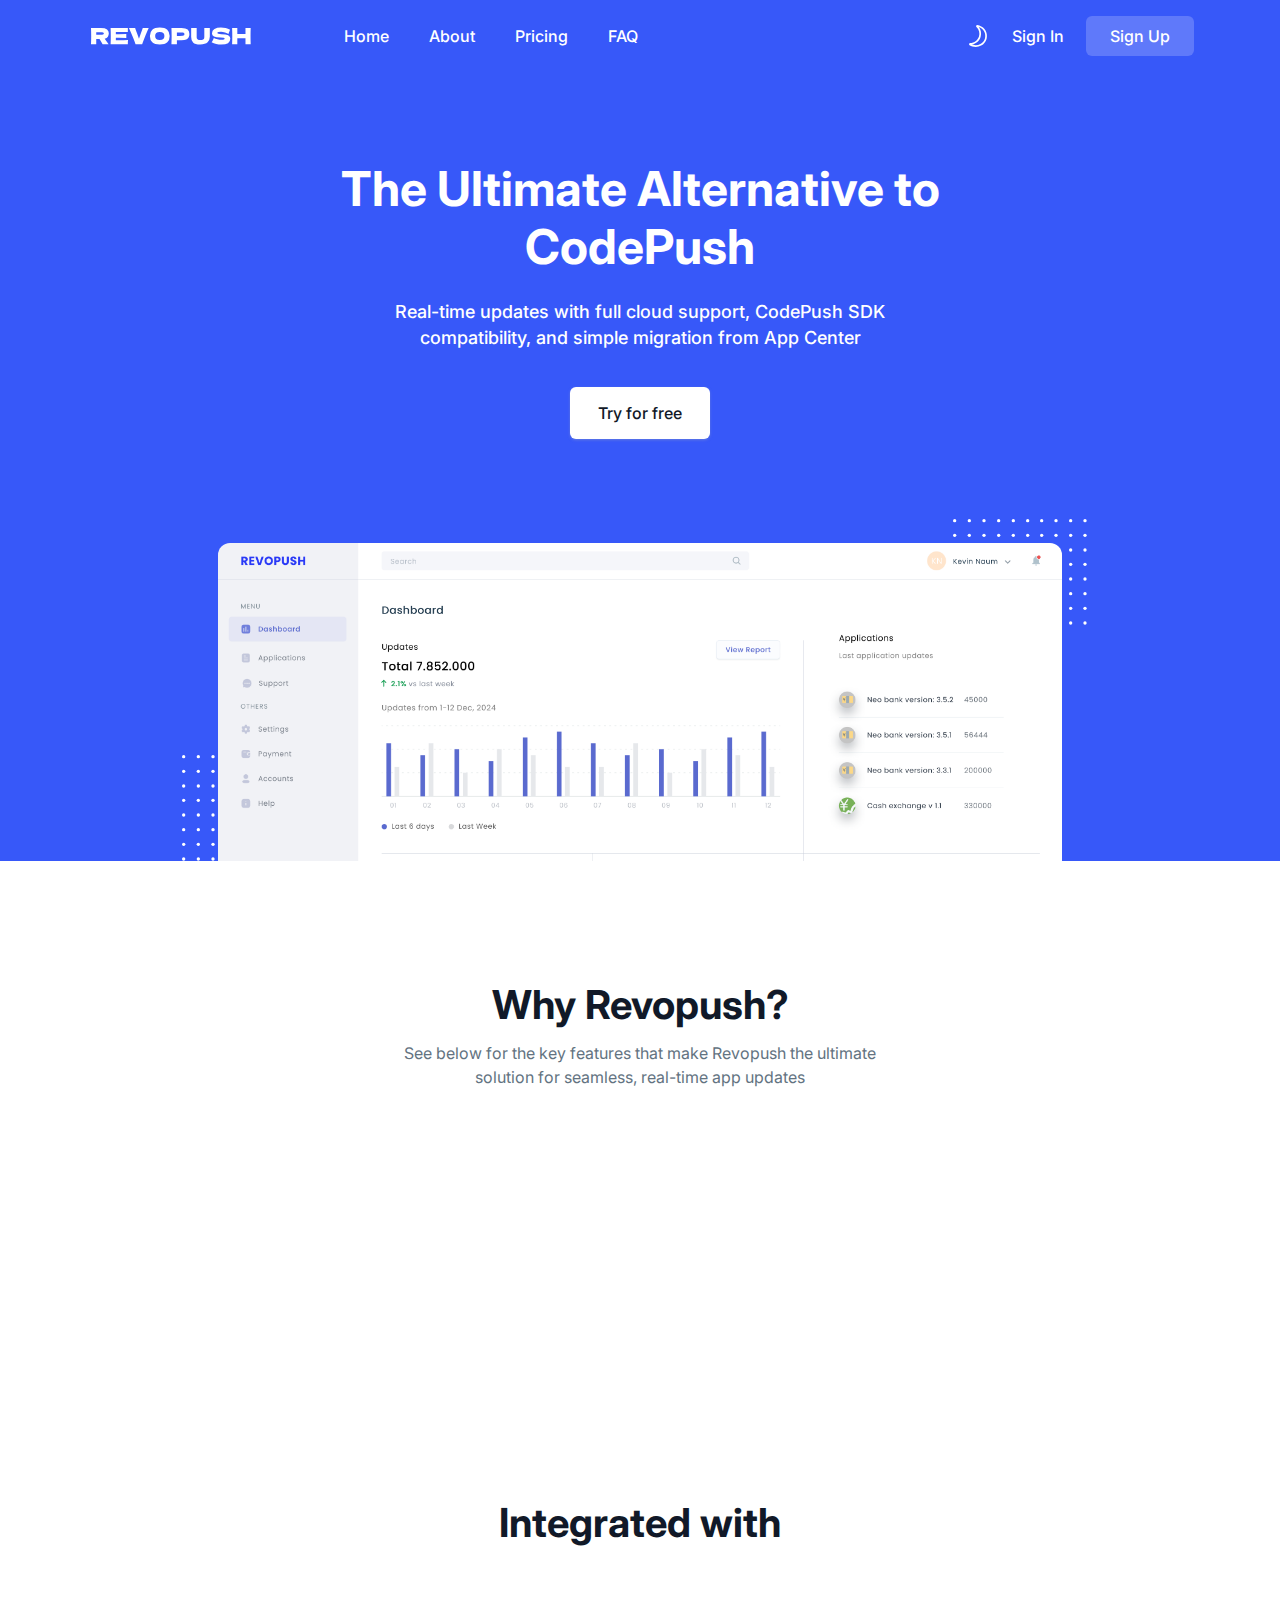
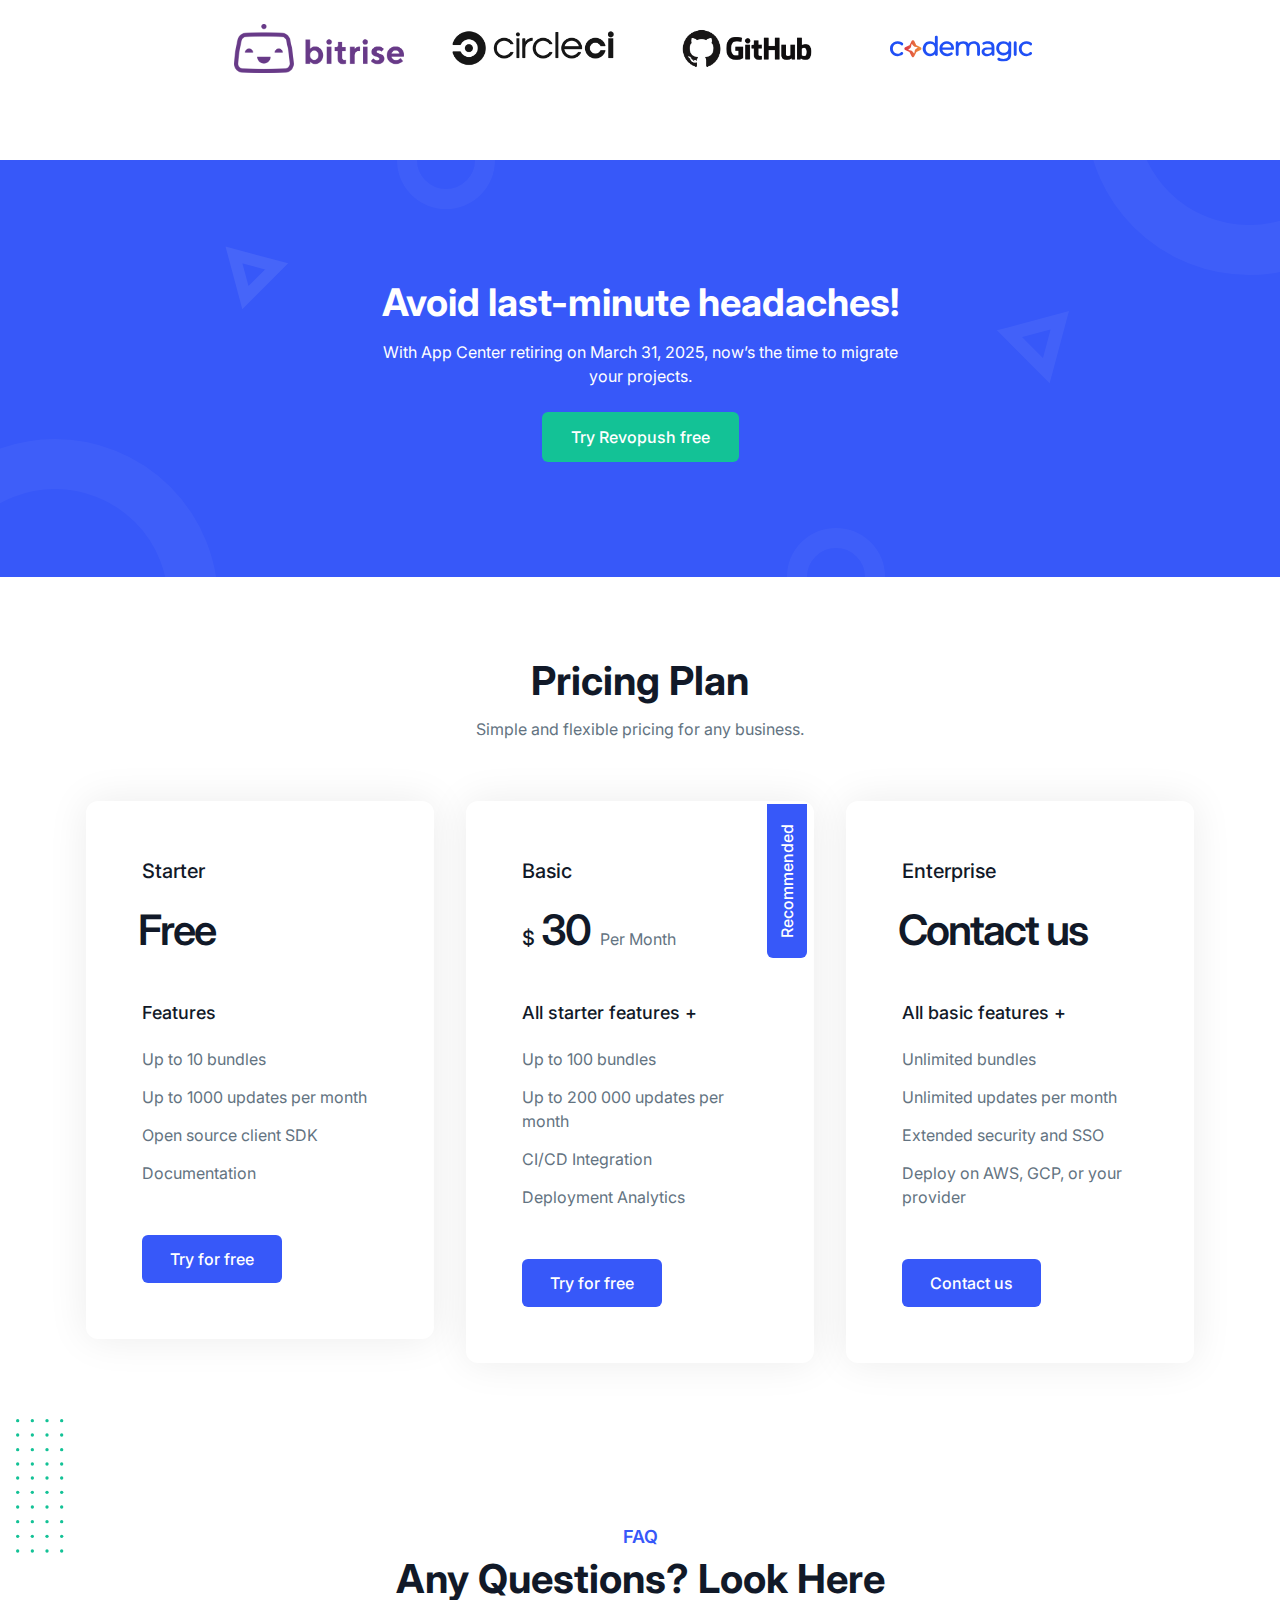
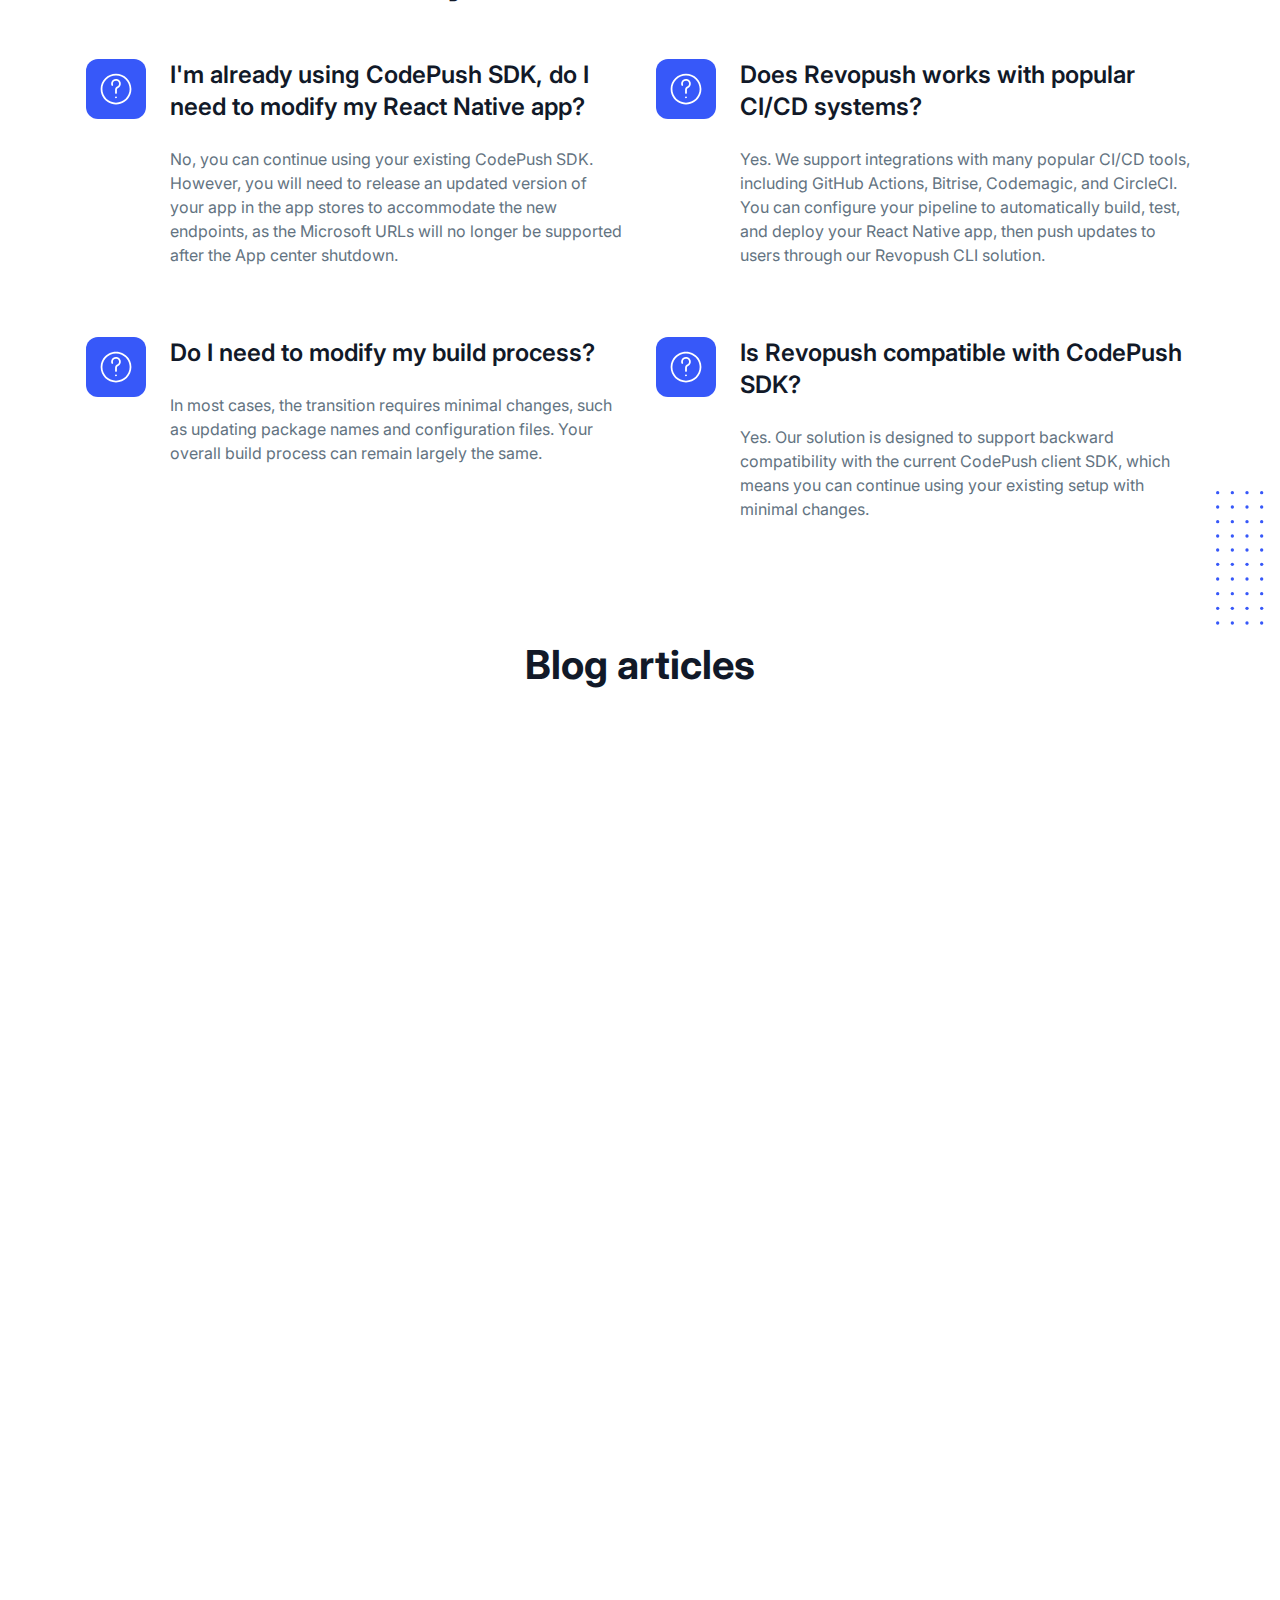
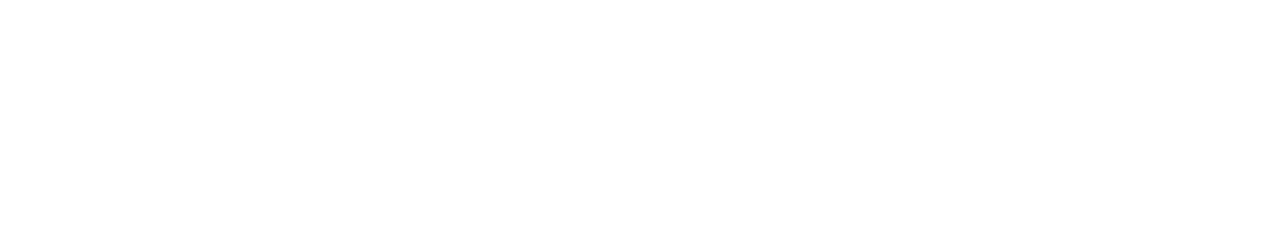
<file: index.html>
<!DOCTYPE html>
<html lang="en" class="scroll-smooth">
  <head>
    <meta charset="UTF-8" />
    <meta http-equiv="X-UA-Compatible" content="IE=edge" />
    <meta name="viewport" content="width=device-width, initial-scale=1.0" />
    <title>
      Revopush | Cloud Alternative to App Center CodePush
    </title>
    <meta name="description" content="React Native app updates with real-time, over-the-air (OTA) deployments. Fully compatible with App Center CodePush, our SaaS solution is the perfect alternative, ensuring instant updates, quick security patches, and seamless user experiences—no delays, no friction.">
    <meta property="og:title" content="Revopush | Cloud Alternative to App Center CodePush">
    <meta property="og:site_name" content=Revopush>
    <meta property="og:url" content=https://revopush.org/>
    <meta property="og:description" content="React Native app updates with real-time, over-the-air (OTA) deployments. Fully compatible with App Center CodePush, our SaaS solution is the perfect alternative, ensuring instant updates, quick security patches, and seamless user experiences—no delays, no friction.">
    <meta property="og:type" content=website>
    <meta property="og:image" content="">
    <link
      rel="shortcut icon"
      href="assets/images/favicon.png"
      type="image/x-icon"
    />
    <link rel="stylesheet" href="assets/css/swiper-bundle.min.css" />
    <link rel="stylesheet" href="assets/css/animate.css" />
    <link rel="stylesheet" href="assets/css/tailwind.css" />

    <!-- ==== WOW JS ==== -->
    <script src="assets/js/wow.min.js"></script>
    <script>
      new WOW().init();
    </script>
    <script async src="https://www.googletagmanager.com/gtag/js?id=AW-11497466208"></script>
    <script>
        window.dataLayer = window.dataLayer || [];
        function gtag(){dataLayer.push(arguments);}
        gtag('js', new Date());

        gtag('config', 'AW-11497466208');
    </script>
  </head>

  <body>
    <!-- ====== Navbar Section Start -->
    <div
      class="ud-header absolute left-0 top-0 z-40 flex w-full items-center bg-transparent"
    >
      <div class="container">
        <div class="relative -mx-4 flex items-center justify-between">
          <div class="w-60 max-w-full px-4">
            <a href="index.html" class="navbar-logo block w-full py-5">
              <img
                src="assets/images/logo/logo-white-1.svg"
                alt="logo"
                class="header-logo w-full"
              />
            </a>
          </div>
          <div class="flex w-full items-center justify-between px-4">
            <div>
              <button
                id="navbarToggler"
                class="absolute right-4 top-1/2 block -translate-y-1/2 rounded-lg px-3 py-[6px] ring-primary focus:ring-2 lg:hidden"
              >
                <span
                  class="relative my-[6px] block h-[2px] w-[30px] bg-white"
                ></span>
                <span
                  class="relative my-[6px] block h-[2px] w-[30px] bg-white"
                ></span>
                <span
                  class="relative my-[6px] block h-[2px] w-[30px] bg-white"
                ></span>
              </button>
              <nav
                id="navbarCollapse"
                class="absolute right-4 top-full hidden w-full max-w-[250px] rounded-lg bg-white py-5 shadow-lg dark:bg-dark-2 lg:static lg:block lg:w-full lg:max-w-full lg:bg-transparent lg:px-4 lg:py-0 lg:shadow-none dark:lg:bg-transparent xl:px-6"
              >
                <ul class="blcok lg:flex 2xl:ml-20">
                  <li class="group relative">
                    <a
                      href="#home"
                      class="ud-menu-scroll mx-8 flex py-2 text-base font-medium text-dark group-hover:text-primary dark:text-white lg:mr-0 lg:inline-flex lg:px-0 lg:py-6 lg:text-white lg:group-hover:text-white lg:group-hover:opacity-70"
                    >
                      Home
                    </a>
                  </li>
                  <li class="group relative">
                    <a
                      href="#about"
                      class="ud-menu-scroll mx-8 flex py-2 text-base font-medium text-dark group-hover:text-primary dark:text-white lg:ml-7 lg:mr-0 lg:inline-flex lg:px-0 lg:py-6 lg:text-white lg:group-hover:text-white lg:group-hover:opacity-70 xl:ml-10"
                    >
                      About
                    </a>
                  </li>
                  <li class="group relative">
                    <a
                      href="#pricing"
                      class="ud-menu-scroll mx-8 flex py-2 text-base font-medium text-dark group-hover:text-primary dark:text-white lg:ml-7 lg:mr-0 lg:inline-flex lg:px-0 lg:py-6 lg:text-white lg:group-hover:text-white lg:group-hover:opacity-70 xl:ml-10"
                    >
                      Pricing
                    </a>
                  </li>
<!--                  <li class="group relative">-->
<!--                    <a-->
<!--                      href="#team"-->
<!--                      class="ud-menu-scroll mx-8 flex py-2 text-base font-medium text-dark group-hover:text-primary dark:text-white lg:ml-7 lg:mr-0 lg:inline-flex lg:px-0 lg:py-6 lg:text-white lg:group-hover:text-white lg:group-hover:opacity-70 xl:ml-10"-->
<!--                    >-->
<!--                      Team-->
<!--                    </a>-->
<!--                  </li>-->
                  <li class="group relative">
                    <a
                      href="#faq"
                      class="ud-menu-scroll mx-8 flex py-2 text-base font-medium text-dark group-hover:text-primary dark:text-white lg:ml-7 lg:mr-0 lg:inline-flex lg:px-0 lg:py-6 lg:text-white lg:group-hover:text-white lg:group-hover:opacity-70 xl:ml-10"
                    >
                      FAQ
                    </a>
                  </li>
                </ul>
              </nav>
            </div>
            <div class="flex items-center justify-end pr-16 lg:pr-0">
              <label
                for="themeSwitcher"
                class="inline-flex cursor-pointer items-center"
                aria-label="themeSwitcher"
                name="themeSwitcher"
              >
                <input
                  type="checkbox"
                  name="themeSwitcher"
                  id="themeSwitcher"
                  class="sr-only"
                />
                <span class="block text-white dark:hidden">
                  <svg
                    class="fill-current"
                    width="24"
                    height="24"
                    viewBox="0 0 24 24"
                    fill="none"
                    xmlns="http://www.w3.org/2000/svg"
                  >
                    <path
                      d="M13.3125 1.50001C12.675 1.31251 12.0375 1.16251 11.3625 1.05001C10.875 0.975006 10.35 1.23751 10.1625 1.68751C9.93751 2.13751 10.05 2.70001 10.425 3.00001C13.0875 5.47501 14.0625 9.11251 12.975 12.525C11.775 16.3125 8.25001 18.975 4.16251 19.0875C3.63751 19.0875 3.22501 19.425 3.07501 19.9125C2.92501 20.4 3.15001 20.925 3.56251 21.1875C4.50001 21.75 5.43751 22.2 6.37501 22.5C7.46251 22.8375 8.58751 22.9875 9.71251 22.9875C11.625 22.9875 13.5 22.5 15.1875 21.5625C17.85 20.1 19.725 17.7375 20.55 14.8875C22.1625 9.26251 18.975 3.37501 13.3125 1.50001ZM18.9375 14.4C18.2625 16.8375 16.6125 18.825 14.4 20.0625C12.075 21.3375 9.41251 21.6 6.90001 20.85C6.63751 20.775 6.33751 20.6625 6.07501 20.55C10.05 19.7625 13.35 16.9125 14.5875 13.0125C15.675 9.56251 15 5.92501 12.7875 3.07501C17.5875 4.68751 20.2875 9.67501 18.9375 14.4Z"
                    />
                  </svg>
                </span>
                <span class="hidden text-white dark:block">
                  <svg
                    class="fill-current"
                    width="24"
                    height="24"
                    viewBox="0 0 24 24"
                    fill="none"
                    xmlns="http://www.w3.org/2000/svg"
                  >
                    <g clip-path="url(#clip0_2172_3070)">
                      <path
                        d="M12 6.89999C9.18752 6.89999 6.90002 9.18749 6.90002 12C6.90002 14.8125 9.18752 17.1 12 17.1C14.8125 17.1 17.1 14.8125 17.1 12C17.1 9.18749 14.8125 6.89999 12 6.89999ZM12 15.4125C10.125 15.4125 8.58752 13.875 8.58752 12C8.58752 10.125 10.125 8.58749 12 8.58749C13.875 8.58749 15.4125 10.125 15.4125 12C15.4125 13.875 13.875 15.4125 12 15.4125Z"
                      />
                      <path
                        d="M12 4.2375C12.45 4.2375 12.8625 3.8625 12.8625 3.375V1.5C12.8625 1.05 12.4875 0.637497 12 0.637497C11.55 0.637497 11.1375 1.0125 11.1375 1.5V3.4125C11.175 3.8625 11.55 4.2375 12 4.2375Z"
                      />
                      <path
                        d="M12 19.7625C11.55 19.7625 11.1375 20.1375 11.1375 20.625V22.5C11.1375 22.95 11.5125 23.3625 12 23.3625C12.45 23.3625 12.8625 22.9875 12.8625 22.5V20.5875C12.8625 20.1375 12.45 19.7625 12 19.7625Z"
                      />
                      <path
                        d="M18.1125 6.74999C18.3375 6.74999 18.5625 6.67499 18.7125 6.48749L19.9125 5.28749C20.25 4.94999 20.25 4.42499 19.9125 4.08749C19.575 3.74999 19.05 3.74999 18.7125 4.08749L17.5125 5.28749C17.175 5.62499 17.175 6.14999 17.5125 6.48749C17.6625 6.67499 17.8875 6.74999 18.1125 6.74999Z"
                      />
                      <path
                        d="M5.32501 17.5125L4.12501 18.675C3.78751 19.0125 3.78751 19.5375 4.12501 19.875C4.27501 20.025 4.50001 20.1375 4.72501 20.1375C4.95001 20.1375 5.17501 20.0625 5.32501 19.875L6.52501 18.675C6.86251 18.3375 6.86251 17.8125 6.52501 17.475C6.18751 17.175 5.62501 17.175 5.32501 17.5125Z"
                      />
                      <path
                        d="M22.5 11.175H20.5875C20.1375 11.175 19.725 11.55 19.725 12.0375C19.725 12.4875 20.1 12.9 20.5875 12.9H22.5C22.95 12.9 23.3625 12.525 23.3625 12.0375C23.3625 11.55 22.95 11.175 22.5 11.175Z"
                      />
                      <path
                        d="M4.23751 12C4.23751 11.55 3.86251 11.1375 3.37501 11.1375H1.50001C1.05001 11.1375 0.637512 11.5125 0.637512 12C0.637512 12.45 1.01251 12.8625 1.50001 12.8625H3.41251C3.86251 12.8625 4.23751 12.45 4.23751 12Z"
                      />
                      <path
                        d="M18.675 17.5125C18.3375 17.175 17.8125 17.175 17.475 17.5125C17.1375 17.85 17.1375 18.375 17.475 18.7125L18.675 19.9125C18.825 20.0625 19.05 20.175 19.275 20.175C19.5 20.175 19.725 20.1 19.875 19.9125C20.2125 19.575 20.2125 19.05 19.875 18.7125L18.675 17.5125Z"
                      />
                      <path
                        d="M5.32501 4.125C4.98751 3.7875 4.46251 3.7875 4.12501 4.125C3.78751 4.4625 3.78751 4.9875 4.12501 5.325L5.32501 6.525C5.47501 6.675 5.70001 6.7875 5.92501 6.7875C6.15001 6.7875 6.37501 6.7125 6.52501 6.525C6.86251 6.1875 6.86251 5.6625 6.52501 5.325L5.32501 4.125Z"
                      />
                    </g>
                    <defs>
                      <clipPath id="clip0_2172_3070">
                        <rect width="24" height="24" fill="white" />
                      </clipPath>
                    </defs>
                  </svg>
                </span>
              </label>
              <div class="hidden sm:flex">
                <a
                  href="#"
                  class="loginBtn px-[22px] py-2 text-base font-medium text-white hover:opacity-70"
                >
                  Sign In
                </a>
                <a
                  href="#"
                  class="signUpBtn rounded-md bg-white bg-opacity-20 px-6 py-2 text-base font-medium text-white duration-300 ease-in-out hover:bg-opacity-100 hover:text-dark"
                >
                  Sign Up
                </a>
              </div>
            </div>
          </div>
        </div>
      </div>
    </div>
    <!-- ====== Navbar Section End -->

    <!-- ====== Hero Section Start -->
    <div
      id="home"
      class="relative overflow-hidden bg-primary pt-[120px] md:pt-[130px] lg:pt-[160px]"
    >
      <div class="container">
        <div class="-mx-4 flex flex-wrap items-center">
          <div class="w-full px-4">
            <div
              class="hero-content wow fadeInUp mx-auto max-w-[780px] text-center"
              data-wow-delay=".2s"
            >
              <h1
                class="mb-6 text-3xl font-bold leading-snug text-white sm:text-4xl sm:leading-snug lg:text-5xl lg:leading-[1.2]"
              >
                The Ultimate Alternative to CodePush
              </h1>
              <p
                class="mx-auto mb-9 max-w-[600px] text-base font-medium text-white sm:text-lg sm:leading-[1.44]"
              >
                Real-time updates with full cloud support, CodePush SDK compatibility, and simple migration from App Center
              </p>
              <ul
                class="mb-10 flex flex-wrap items-center justify-center gap-5"
              >
                <li>
                  <a
                    href="/pricing.html"
                    class="inline-flex items-center justify-center rounded-md bg-white px-7 py-[14px] text-center text-base font-medium text-dark shadow-1 transition duration-300 ease-in-out hover:bg-gray-2 hover:text-body-color"
                  >
                    Try for free
                  </a>
                </li>
              </ul>
            </div>
          </div>

          <div class="w-full px-4">
            <div
              class="wow fadeInUp relative z-10 mx-auto max-w-[845px]"
              data-wow-delay=".25s"
            >
              <div class="mt-16">
                <img
                  src="assets/images/hero/hero-image.png"
                  alt="hero"
                  class="mx-auto max-w-full rounded-t-xl rounded-tr-xl"
                />
              </div>
              <div class="absolute -left-9 bottom-0 z-[-1]">
                <svg
                  width="134"
                  height="106"
                  viewBox="0 0 134 106"
                  fill="none"
                  xmlns="http://www.w3.org/2000/svg"
                >
                  <circle
                    cx="1.66667"
                    cy="104"
                    r="1.66667"
                    transform="rotate(-90 1.66667 104)"
                    fill="white"
                  />
                  <circle
                    cx="16.3333"
                    cy="104"
                    r="1.66667"
                    transform="rotate(-90 16.3333 104)"
                    fill="white"
                  />
                  <circle
                    cx="31"
                    cy="104"
                    r="1.66667"
                    transform="rotate(-90 31 104)"
                    fill="white"
                  />
                  <circle
                    cx="45.6667"
                    cy="104"
                    r="1.66667"
                    transform="rotate(-90 45.6667 104)"
                    fill="white"
                  />
                  <circle
                    cx="60.3333"
                    cy="104"
                    r="1.66667"
                    transform="rotate(-90 60.3333 104)"
                    fill="white"
                  />
                  <circle
                    cx="88.6667"
                    cy="104"
                    r="1.66667"
                    transform="rotate(-90 88.6667 104)"
                    fill="white"
                  />
                  <circle
                    cx="117.667"
                    cy="104"
                    r="1.66667"
                    transform="rotate(-90 117.667 104)"
                    fill="white"
                  />
                  <circle
                    cx="74.6667"
                    cy="104"
                    r="1.66667"
                    transform="rotate(-90 74.6667 104)"
                    fill="white"
                  />
                  <circle
                    cx="103"
                    cy="104"
                    r="1.66667"
                    transform="rotate(-90 103 104)"
                    fill="white"
                  />
                  <circle
                    cx="132"
                    cy="104"
                    r="1.66667"
                    transform="rotate(-90 132 104)"
                    fill="white"
                  />
                  <circle
                    cx="1.66667"
                    cy="89.3333"
                    r="1.66667"
                    transform="rotate(-90 1.66667 89.3333)"
                    fill="white"
                  />
                  <circle
                    cx="16.3333"
                    cy="89.3333"
                    r="1.66667"
                    transform="rotate(-90 16.3333 89.3333)"
                    fill="white"
                  />
                  <circle
                    cx="31"
                    cy="89.3333"
                    r="1.66667"
                    transform="rotate(-90 31 89.3333)"
                    fill="white"
                  />
                  <circle
                    cx="45.6667"
                    cy="89.3333"
                    r="1.66667"
                    transform="rotate(-90 45.6667 89.3333)"
                    fill="white"
                  />
                  <circle
                    cx="60.3333"
                    cy="89.3338"
                    r="1.66667"
                    transform="rotate(-90 60.3333 89.3338)"
                    fill="white"
                  />
                  <circle
                    cx="88.6667"
                    cy="89.3338"
                    r="1.66667"
                    transform="rotate(-90 88.6667 89.3338)"
                    fill="white"
                  />
                  <circle
                    cx="117.667"
                    cy="89.3338"
                    r="1.66667"
                    transform="rotate(-90 117.667 89.3338)"
                    fill="white"
                  />
                  <circle
                    cx="74.6667"
                    cy="89.3338"
                    r="1.66667"
                    transform="rotate(-90 74.6667 89.3338)"
                    fill="white"
                  />
                  <circle
                    cx="103"
                    cy="89.3338"
                    r="1.66667"
                    transform="rotate(-90 103 89.3338)"
                    fill="white"
                  />
                  <circle
                    cx="132"
                    cy="89.3338"
                    r="1.66667"
                    transform="rotate(-90 132 89.3338)"
                    fill="white"
                  />
                  <circle
                    cx="1.66667"
                    cy="74.6673"
                    r="1.66667"
                    transform="rotate(-90 1.66667 74.6673)"
                    fill="white"
                  />
                  <circle
                    cx="1.66667"
                    cy="31.0003"
                    r="1.66667"
                    transform="rotate(-90 1.66667 31.0003)"
                    fill="white"
                  />
                  <circle
                    cx="16.3333"
                    cy="74.6668"
                    r="1.66667"
                    transform="rotate(-90 16.3333 74.6668)"
                    fill="white"
                  />
                  <circle
                    cx="16.3333"
                    cy="31.0003"
                    r="1.66667"
                    transform="rotate(-90 16.3333 31.0003)"
                    fill="white"
                  />
                  <circle
                    cx="31"
                    cy="74.6668"
                    r="1.66667"
                    transform="rotate(-90 31 74.6668)"
                    fill="white"
                  />
                  <circle
                    cx="31"
                    cy="31.0003"
                    r="1.66667"
                    transform="rotate(-90 31 31.0003)"
                    fill="white"
                  />
                  <circle
                    cx="45.6667"
                    cy="74.6668"
                    r="1.66667"
                    transform="rotate(-90 45.6667 74.6668)"
                    fill="white"
                  />
                  <circle
                    cx="45.6667"
                    cy="31.0003"
                    r="1.66667"
                    transform="rotate(-90 45.6667 31.0003)"
                    fill="white"
                  />
                  <circle
                    cx="60.3333"
                    cy="74.6668"
                    r="1.66667"
                    transform="rotate(-90 60.3333 74.6668)"
                    fill="white"
                  />
                  <circle
                    cx="60.3333"
                    cy="31.0001"
                    r="1.66667"
                    transform="rotate(-90 60.3333 31.0001)"
                    fill="white"
                  />
                  <circle
                    cx="88.6667"
                    cy="74.6668"
                    r="1.66667"
                    transform="rotate(-90 88.6667 74.6668)"
                    fill="white"
                  />
                  <circle
                    cx="88.6667"
                    cy="31.0001"
                    r="1.66667"
                    transform="rotate(-90 88.6667 31.0001)"
                    fill="white"
                  />
                  <circle
                    cx="117.667"
                    cy="74.6668"
                    r="1.66667"
                    transform="rotate(-90 117.667 74.6668)"
                    fill="white"
                  />
                  <circle
                    cx="117.667"
                    cy="31.0001"
                    r="1.66667"
                    transform="rotate(-90 117.667 31.0001)"
                    fill="white"
                  />
                  <circle
                    cx="74.6667"
                    cy="74.6668"
                    r="1.66667"
                    transform="rotate(-90 74.6667 74.6668)"
                    fill="white"
                  />
                  <circle
                    cx="74.6667"
                    cy="31.0001"
                    r="1.66667"
                    transform="rotate(-90 74.6667 31.0001)"
                    fill="white"
                  />
                  <circle
                    cx="103"
                    cy="74.6668"
                    r="1.66667"
                    transform="rotate(-90 103 74.6668)"
                    fill="white"
                  />
                  <circle
                    cx="103"
                    cy="31.0001"
                    r="1.66667"
                    transform="rotate(-90 103 31.0001)"
                    fill="white"
                  />
                  <circle
                    cx="132"
                    cy="74.6668"
                    r="1.66667"
                    transform="rotate(-90 132 74.6668)"
                    fill="white"
                  />
                  <circle
                    cx="132"
                    cy="31.0001"
                    r="1.66667"
                    transform="rotate(-90 132 31.0001)"
                    fill="white"
                  />
                  <circle
                    cx="1.66667"
                    cy="60.0003"
                    r="1.66667"
                    transform="rotate(-90 1.66667 60.0003)"
                    fill="white"
                  />
                  <circle
                    cx="1.66667"
                    cy="16.3336"
                    r="1.66667"
                    transform="rotate(-90 1.66667 16.3336)"
                    fill="white"
                  />
                  <circle
                    cx="16.3333"
                    cy="60.0003"
                    r="1.66667"
                    transform="rotate(-90 16.3333 60.0003)"
                    fill="white"
                  />
                  <circle
                    cx="16.3333"
                    cy="16.3336"
                    r="1.66667"
                    transform="rotate(-90 16.3333 16.3336)"
                    fill="white"
                  />
                  <circle
                    cx="31"
                    cy="60.0003"
                    r="1.66667"
                    transform="rotate(-90 31 60.0003)"
                    fill="white"
                  />
                  <circle
                    cx="31"
                    cy="16.3336"
                    r="1.66667"
                    transform="rotate(-90 31 16.3336)"
                    fill="white"
                  />
                  <circle
                    cx="45.6667"
                    cy="60.0003"
                    r="1.66667"
                    transform="rotate(-90 45.6667 60.0003)"
                    fill="white"
                  />
                  <circle
                    cx="45.6667"
                    cy="16.3336"
                    r="1.66667"
                    transform="rotate(-90 45.6667 16.3336)"
                    fill="white"
                  />
                  <circle
                    cx="60.3333"
                    cy="60.0003"
                    r="1.66667"
                    transform="rotate(-90 60.3333 60.0003)"
                    fill="white"
                  />
                  <circle
                    cx="60.3333"
                    cy="16.3336"
                    r="1.66667"
                    transform="rotate(-90 60.3333 16.3336)"
                    fill="white"
                  />
                  <circle
                    cx="88.6667"
                    cy="60.0003"
                    r="1.66667"
                    transform="rotate(-90 88.6667 60.0003)"
                    fill="white"
                  />
                  <circle
                    cx="88.6667"
                    cy="16.3336"
                    r="1.66667"
                    transform="rotate(-90 88.6667 16.3336)"
                    fill="white"
                  />
                  <circle
                    cx="117.667"
                    cy="60.0003"
                    r="1.66667"
                    transform="rotate(-90 117.667 60.0003)"
                    fill="white"
                  />
                  <circle
                    cx="117.667"
                    cy="16.3336"
                    r="1.66667"
                    transform="rotate(-90 117.667 16.3336)"
                    fill="white"
                  />
                  <circle
                    cx="74.6667"
                    cy="60.0003"
                    r="1.66667"
                    transform="rotate(-90 74.6667 60.0003)"
                    fill="white"
                  />
                  <circle
                    cx="74.6667"
                    cy="16.3336"
                    r="1.66667"
                    transform="rotate(-90 74.6667 16.3336)"
                    fill="white"
                  />
                  <circle
                    cx="103"
                    cy="60.0003"
                    r="1.66667"
                    transform="rotate(-90 103 60.0003)"
                    fill="white"
                  />
                  <circle
                    cx="103"
                    cy="16.3336"
                    r="1.66667"
                    transform="rotate(-90 103 16.3336)"
                    fill="white"
                  />
                  <circle
                    cx="132"
                    cy="60.0003"
                    r="1.66667"
                    transform="rotate(-90 132 60.0003)"
                    fill="white"
                  />
                  <circle
                    cx="132"
                    cy="16.3336"
                    r="1.66667"
                    transform="rotate(-90 132 16.3336)"
                    fill="white"
                  />
                  <circle
                    cx="1.66667"
                    cy="45.3336"
                    r="1.66667"
                    transform="rotate(-90 1.66667 45.3336)"
                    fill="white"
                  />
                  <circle
                    cx="1.66667"
                    cy="1.66683"
                    r="1.66667"
                    transform="rotate(-90 1.66667 1.66683)"
                    fill="white"
                  />
                  <circle
                    cx="16.3333"
                    cy="45.3336"
                    r="1.66667"
                    transform="rotate(-90 16.3333 45.3336)"
                    fill="white"
                  />
                  <circle
                    cx="16.3333"
                    cy="1.66683"
                    r="1.66667"
                    transform="rotate(-90 16.3333 1.66683)"
                    fill="white"
                  />
                  <circle
                    cx="31"
                    cy="45.3336"
                    r="1.66667"
                    transform="rotate(-90 31 45.3336)"
                    fill="white"
                  />
                  <circle
                    cx="31"
                    cy="1.66683"
                    r="1.66667"
                    transform="rotate(-90 31 1.66683)"
                    fill="white"
                  />
                  <circle
                    cx="45.6667"
                    cy="45.3336"
                    r="1.66667"
                    transform="rotate(-90 45.6667 45.3336)"
                    fill="white"
                  />
                  <circle
                    cx="45.6667"
                    cy="1.66683"
                    r="1.66667"
                    transform="rotate(-90 45.6667 1.66683)"
                    fill="white"
                  />
                  <circle
                    cx="60.3333"
                    cy="45.3338"
                    r="1.66667"
                    transform="rotate(-90 60.3333 45.3338)"
                    fill="white"
                  />
                  <circle
                    cx="60.3333"
                    cy="1.66707"
                    r="1.66667"
                    transform="rotate(-90 60.3333 1.66707)"
                    fill="white"
                  />
                  <circle
                    cx="88.6667"
                    cy="45.3338"
                    r="1.66667"
                    transform="rotate(-90 88.6667 45.3338)"
                    fill="white"
                  />
                  <circle
                    cx="88.6667"
                    cy="1.66707"
                    r="1.66667"
                    transform="rotate(-90 88.6667 1.66707)"
                    fill="white"
                  />
                  <circle
                    cx="117.667"
                    cy="45.3338"
                    r="1.66667"
                    transform="rotate(-90 117.667 45.3338)"
                    fill="white"
                  />
                  <circle
                    cx="117.667"
                    cy="1.66707"
                    r="1.66667"
                    transform="rotate(-90 117.667 1.66707)"
                    fill="white"
                  />
                  <circle
                    cx="74.6667"
                    cy="45.3338"
                    r="1.66667"
                    transform="rotate(-90 74.6667 45.3338)"
                    fill="white"
                  />
                  <circle
                    cx="74.6667"
                    cy="1.66707"
                    r="1.66667"
                    transform="rotate(-90 74.6667 1.66707)"
                    fill="white"
                  />
                  <circle
                    cx="103"
                    cy="45.3338"
                    r="1.66667"
                    transform="rotate(-90 103 45.3338)"
                    fill="white"
                  />
                  <circle
                    cx="103"
                    cy="1.66707"
                    r="1.66667"
                    transform="rotate(-90 103 1.66707)"
                    fill="white"
                  />
                  <circle
                    cx="132"
                    cy="45.3338"
                    r="1.66667"
                    transform="rotate(-90 132 45.3338)"
                    fill="white"
                  />
                  <circle
                    cx="132"
                    cy="1.66707"
                    r="1.66667"
                    transform="rotate(-90 132 1.66707)"
                    fill="white"
                  />
                </svg>
              </div>
              <div class="absolute -right-6 -top-6 z-[-1]">
                <svg
                  width="134"
                  height="106"
                  viewBox="0 0 134 106"
                  fill="none"
                  xmlns="http://www.w3.org/2000/svg"
                >
                  <circle
                    cx="1.66667"
                    cy="104"
                    r="1.66667"
                    transform="rotate(-90 1.66667 104)"
                    fill="white"
                  />
                  <circle
                    cx="16.3333"
                    cy="104"
                    r="1.66667"
                    transform="rotate(-90 16.3333 104)"
                    fill="white"
                  />
                  <circle
                    cx="31"
                    cy="104"
                    r="1.66667"
                    transform="rotate(-90 31 104)"
                    fill="white"
                  />
                  <circle
                    cx="45.6667"
                    cy="104"
                    r="1.66667"
                    transform="rotate(-90 45.6667 104)"
                    fill="white"
                  />
                  <circle
                    cx="60.3333"
                    cy="104"
                    r="1.66667"
                    transform="rotate(-90 60.3333 104)"
                    fill="white"
                  />
                  <circle
                    cx="88.6667"
                    cy="104"
                    r="1.66667"
                    transform="rotate(-90 88.6667 104)"
                    fill="white"
                  />
                  <circle
                    cx="117.667"
                    cy="104"
                    r="1.66667"
                    transform="rotate(-90 117.667 104)"
                    fill="white"
                  />
                  <circle
                    cx="74.6667"
                    cy="104"
                    r="1.66667"
                    transform="rotate(-90 74.6667 104)"
                    fill="white"
                  />
                  <circle
                    cx="103"
                    cy="104"
                    r="1.66667"
                    transform="rotate(-90 103 104)"
                    fill="white"
                  />
                  <circle
                    cx="132"
                    cy="104"
                    r="1.66667"
                    transform="rotate(-90 132 104)"
                    fill="white"
                  />
                  <circle
                    cx="1.66667"
                    cy="89.3333"
                    r="1.66667"
                    transform="rotate(-90 1.66667 89.3333)"
                    fill="white"
                  />
                  <circle
                    cx="16.3333"
                    cy="89.3333"
                    r="1.66667"
                    transform="rotate(-90 16.3333 89.3333)"
                    fill="white"
                  />
                  <circle
                    cx="31"
                    cy="89.3333"
                    r="1.66667"
                    transform="rotate(-90 31 89.3333)"
                    fill="white"
                  />
                  <circle
                    cx="45.6667"
                    cy="89.3333"
                    r="1.66667"
                    transform="rotate(-90 45.6667 89.3333)"
                    fill="white"
                  />
                  <circle
                    cx="60.3333"
                    cy="89.3338"
                    r="1.66667"
                    transform="rotate(-90 60.3333 89.3338)"
                    fill="white"
                  />
                  <circle
                    cx="88.6667"
                    cy="89.3338"
                    r="1.66667"
                    transform="rotate(-90 88.6667 89.3338)"
                    fill="white"
                  />
                  <circle
                    cx="117.667"
                    cy="89.3338"
                    r="1.66667"
                    transform="rotate(-90 117.667 89.3338)"
                    fill="white"
                  />
                  <circle
                    cx="74.6667"
                    cy="89.3338"
                    r="1.66667"
                    transform="rotate(-90 74.6667 89.3338)"
                    fill="white"
                  />
                  <circle
                    cx="103"
                    cy="89.3338"
                    r="1.66667"
                    transform="rotate(-90 103 89.3338)"
                    fill="white"
                  />
                  <circle
                    cx="132"
                    cy="89.3338"
                    r="1.66667"
                    transform="rotate(-90 132 89.3338)"
                    fill="white"
                  />
                  <circle
                    cx="1.66667"
                    cy="74.6673"
                    r="1.66667"
                    transform="rotate(-90 1.66667 74.6673)"
                    fill="white"
                  />
                  <circle
                    cx="1.66667"
                    cy="31.0003"
                    r="1.66667"
                    transform="rotate(-90 1.66667 31.0003)"
                    fill="white"
                  />
                  <circle
                    cx="16.3333"
                    cy="74.6668"
                    r="1.66667"
                    transform="rotate(-90 16.3333 74.6668)"
                    fill="white"
                  />
                  <circle
                    cx="16.3333"
                    cy="31.0003"
                    r="1.66667"
                    transform="rotate(-90 16.3333 31.0003)"
                    fill="white"
                  />
                  <circle
                    cx="31"
                    cy="74.6668"
                    r="1.66667"
                    transform="rotate(-90 31 74.6668)"
                    fill="white"
                  />
                  <circle
                    cx="31"
                    cy="31.0003"
                    r="1.66667"
                    transform="rotate(-90 31 31.0003)"
                    fill="white"
                  />
                  <circle
                    cx="45.6667"
                    cy="74.6668"
                    r="1.66667"
                    transform="rotate(-90 45.6667 74.6668)"
                    fill="white"
                  />
                  <circle
                    cx="45.6667"
                    cy="31.0003"
                    r="1.66667"
                    transform="rotate(-90 45.6667 31.0003)"
                    fill="white"
                  />
                  <circle
                    cx="60.3333"
                    cy="74.6668"
                    r="1.66667"
                    transform="rotate(-90 60.3333 74.6668)"
                    fill="white"
                  />
                  <circle
                    cx="60.3333"
                    cy="31.0001"
                    r="1.66667"
                    transform="rotate(-90 60.3333 31.0001)"
                    fill="white"
                  />
                  <circle
                    cx="88.6667"
                    cy="74.6668"
                    r="1.66667"
                    transform="rotate(-90 88.6667 74.6668)"
                    fill="white"
                  />
                  <circle
                    cx="88.6667"
                    cy="31.0001"
                    r="1.66667"
                    transform="rotate(-90 88.6667 31.0001)"
                    fill="white"
                  />
                  <circle
                    cx="117.667"
                    cy="74.6668"
                    r="1.66667"
                    transform="rotate(-90 117.667 74.6668)"
                    fill="white"
                  />
                  <circle
                    cx="117.667"
                    cy="31.0001"
                    r="1.66667"
                    transform="rotate(-90 117.667 31.0001)"
                    fill="white"
                  />
                  <circle
                    cx="74.6667"
                    cy="74.6668"
                    r="1.66667"
                    transform="rotate(-90 74.6667 74.6668)"
                    fill="white"
                  />
                  <circle
                    cx="74.6667"
                    cy="31.0001"
                    r="1.66667"
                    transform="rotate(-90 74.6667 31.0001)"
                    fill="white"
                  />
                  <circle
                    cx="103"
                    cy="74.6668"
                    r="1.66667"
                    transform="rotate(-90 103 74.6668)"
                    fill="white"
                  />
                  <circle
                    cx="103"
                    cy="31.0001"
                    r="1.66667"
                    transform="rotate(-90 103 31.0001)"
                    fill="white"
                  />
                  <circle
                    cx="132"
                    cy="74.6668"
                    r="1.66667"
                    transform="rotate(-90 132 74.6668)"
                    fill="white"
                  />
                  <circle
                    cx="132"
                    cy="31.0001"
                    r="1.66667"
                    transform="rotate(-90 132 31.0001)"
                    fill="white"
                  />
                  <circle
                    cx="1.66667"
                    cy="60.0003"
                    r="1.66667"
                    transform="rotate(-90 1.66667 60.0003)"
                    fill="white"
                  />
                  <circle
                    cx="1.66667"
                    cy="16.3336"
                    r="1.66667"
                    transform="rotate(-90 1.66667 16.3336)"
                    fill="white"
                  />
                  <circle
                    cx="16.3333"
                    cy="60.0003"
                    r="1.66667"
                    transform="rotate(-90 16.3333 60.0003)"
                    fill="white"
                  />
                  <circle
                    cx="16.3333"
                    cy="16.3336"
                    r="1.66667"
                    transform="rotate(-90 16.3333 16.3336)"
                    fill="white"
                  />
                  <circle
                    cx="31"
                    cy="60.0003"
                    r="1.66667"
                    transform="rotate(-90 31 60.0003)"
                    fill="white"
                  />
                  <circle
                    cx="31"
                    cy="16.3336"
                    r="1.66667"
                    transform="rotate(-90 31 16.3336)"
                    fill="white"
                  />
                  <circle
                    cx="45.6667"
                    cy="60.0003"
                    r="1.66667"
                    transform="rotate(-90 45.6667 60.0003)"
                    fill="white"
                  />
                  <circle
                    cx="45.6667"
                    cy="16.3336"
                    r="1.66667"
                    transform="rotate(-90 45.6667 16.3336)"
                    fill="white"
                  />
                  <circle
                    cx="60.3333"
                    cy="60.0003"
                    r="1.66667"
                    transform="rotate(-90 60.3333 60.0003)"
                    fill="white"
                  />
                  <circle
                    cx="60.3333"
                    cy="16.3336"
                    r="1.66667"
                    transform="rotate(-90 60.3333 16.3336)"
                    fill="white"
                  />
                  <circle
                    cx="88.6667"
                    cy="60.0003"
                    r="1.66667"
                    transform="rotate(-90 88.6667 60.0003)"
                    fill="white"
                  />
                  <circle
                    cx="88.6667"
                    cy="16.3336"
                    r="1.66667"
                    transform="rotate(-90 88.6667 16.3336)"
                    fill="white"
                  />
                  <circle
                    cx="117.667"
                    cy="60.0003"
                    r="1.66667"
                    transform="rotate(-90 117.667 60.0003)"
                    fill="white"
                  />
                  <circle
                    cx="117.667"
                    cy="16.3336"
                    r="1.66667"
                    transform="rotate(-90 117.667 16.3336)"
                    fill="white"
                  />
                  <circle
                    cx="74.6667"
                    cy="60.0003"
                    r="1.66667"
                    transform="rotate(-90 74.6667 60.0003)"
                    fill="white"
                  />
                  <circle
                    cx="74.6667"
                    cy="16.3336"
                    r="1.66667"
                    transform="rotate(-90 74.6667 16.3336)"
                    fill="white"
                  />
                  <circle
                    cx="103"
                    cy="60.0003"
                    r="1.66667"
                    transform="rotate(-90 103 60.0003)"
                    fill="white"
                  />
                  <circle
                    cx="103"
                    cy="16.3336"
                    r="1.66667"
                    transform="rotate(-90 103 16.3336)"
                    fill="white"
                  />
                  <circle
                    cx="132"
                    cy="60.0003"
                    r="1.66667"
                    transform="rotate(-90 132 60.0003)"
                    fill="white"
                  />
                  <circle
                    cx="132"
                    cy="16.3336"
                    r="1.66667"
                    transform="rotate(-90 132 16.3336)"
                    fill="white"
                  />
                  <circle
                    cx="1.66667"
                    cy="45.3336"
                    r="1.66667"
                    transform="rotate(-90 1.66667 45.3336)"
                    fill="white"
                  />
                  <circle
                    cx="1.66667"
                    cy="1.66683"
                    r="1.66667"
                    transform="rotate(-90 1.66667 1.66683)"
                    fill="white"
                  />
                  <circle
                    cx="16.3333"
                    cy="45.3336"
                    r="1.66667"
                    transform="rotate(-90 16.3333 45.3336)"
                    fill="white"
                  />
                  <circle
                    cx="16.3333"
                    cy="1.66683"
                    r="1.66667"
                    transform="rotate(-90 16.3333 1.66683)"
                    fill="white"
                  />
                  <circle
                    cx="31"
                    cy="45.3336"
                    r="1.66667"
                    transform="rotate(-90 31 45.3336)"
                    fill="white"
                  />
                  <circle
                    cx="31"
                    cy="1.66683"
                    r="1.66667"
                    transform="rotate(-90 31 1.66683)"
                    fill="white"
                  />
                  <circle
                    cx="45.6667"
                    cy="45.3336"
                    r="1.66667"
                    transform="rotate(-90 45.6667 45.3336)"
                    fill="white"
                  />
                  <circle
                    cx="45.6667"
                    cy="1.66683"
                    r="1.66667"
                    transform="rotate(-90 45.6667 1.66683)"
                    fill="white"
                  />
                  <circle
                    cx="60.3333"
                    cy="45.3338"
                    r="1.66667"
                    transform="rotate(-90 60.3333 45.3338)"
                    fill="white"
                  />
                  <circle
                    cx="60.3333"
                    cy="1.66707"
                    r="1.66667"
                    transform="rotate(-90 60.3333 1.66707)"
                    fill="white"
                  />
                  <circle
                    cx="88.6667"
                    cy="45.3338"
                    r="1.66667"
                    transform="rotate(-90 88.6667 45.3338)"
                    fill="white"
                  />
                  <circle
                    cx="88.6667"
                    cy="1.66707"
                    r="1.66667"
                    transform="rotate(-90 88.6667 1.66707)"
                    fill="white"
                  />
                  <circle
                    cx="117.667"
                    cy="45.3338"
                    r="1.66667"
                    transform="rotate(-90 117.667 45.3338)"
                    fill="white"
                  />
                  <circle
                    cx="117.667"
                    cy="1.66707"
                    r="1.66667"
                    transform="rotate(-90 117.667 1.66707)"
                    fill="white"
                  />
                  <circle
                    cx="74.6667"
                    cy="45.3338"
                    r="1.66667"
                    transform="rotate(-90 74.6667 45.3338)"
                    fill="white"
                  />
                  <circle
                    cx="74.6667"
                    cy="1.66707"
                    r="1.66667"
                    transform="rotate(-90 74.6667 1.66707)"
                    fill="white"
                  />
                  <circle
                    cx="103"
                    cy="45.3338"
                    r="1.66667"
                    transform="rotate(-90 103 45.3338)"
                    fill="white"
                  />
                  <circle
                    cx="103"
                    cy="1.66707"
                    r="1.66667"
                    transform="rotate(-90 103 1.66707)"
                    fill="white"
                  />
                  <circle
                    cx="132"
                    cy="45.3338"
                    r="1.66667"
                    transform="rotate(-90 132 45.3338)"
                    fill="white"
                  />
                  <circle
                    cx="132"
                    cy="1.66707"
                    r="1.66667"
                    transform="rotate(-90 132 1.66707)"
                    fill="white"
                  />
                </svg>
              </div>
            </div>
          </div>
        </div>
      </div>
    </div>
    <!-- ====== Hero Section End -->

    <!-- ====== Features Section Start -->
    <section  id="about" class="pb-8 pt-20 dark:bg-dark lg:pb-[70px] lg:pt-[120px]">
      <div class="container">
        <div class="-mx-4 flex flex-wrap">
          <div class="w-full px-4">
            <div class="mx-auto mb-12 max-w-[485px] text-center lg:mb-[70px]">
<!--              <span class="mb-2 block text-lg font-semibold text-primary">-->
<!--                Features-->
<!--              </span>-->
              <h2
                class="mb-3 text-3xl font-bold text-dark dark:text-white sm:text-4xl md:text-[40px] md:leading-[1.2]"
              >
                Why Revopush?
              </h2>
              <p class="text-base text-body-color dark:text-dark-6">
                See below for the key features that make Revopush the ultimate solution for seamless, real-time app updates
              </p>
            </div>
          </div>
        </div>
        <div class="-mx-4 flex flex-wrap">
          <div class="w-full px-4 md:w-1/2 lg:w-1/4">
            <div class="wow fadeInUp group mb-12" data-wow-delay=".1s">
              <div
                class="relative z-10 mb-10 flex h-[70px] w-[70px] items-center justify-center rounded-[14px] bg-primary"
              >
                <span
                  class="absolute left-0 top-0 -z-[1] mb-8 flex h-[70px] w-[70px] rotate-[25deg] items-center justify-center rounded-[14px] bg-primary bg-opacity-20 duration-300 group-hover:rotate-45"
                ></span>
                <svg
                  width="37"
                  height="37"
                  viewBox="0 0 37 37"
                  fill="none"
                  xmlns="http://www.w3.org/2000/svg"
                >
                  <path
                    d="M30.5801 8.30514H27.9926C28.6113 7.85514 29.1176 7.34889 29.3426 6.73014C29.6801 5.88639 29.6801 4.48014 27.9363 2.84889C26.0801 1.04889 24.3926 1.04889 23.3238 1.33014C20.9051 1.94889 19.2738 4.76139 18.3738 6.78639C17.4738 4.76139 15.8426 2.00514 13.4238 1.33014C12.3551 1.04889 10.6676 1.10514 8.81133 2.84889C7.06758 4.53639 7.12383 5.88639 7.40508 6.73014C7.63008 7.34889 8.13633 7.85514 8.75508 8.30514H5.71758C4.08633 8.30514 2.73633 9.65514 2.73633 11.2864V14.9989C2.73633 16.5739 4.03008 17.8676 5.60508 17.9239V31.6489C5.60508 33.5614 7.18008 35.1926 9.14883 35.1926H27.5426C29.4551 35.1926 31.0863 33.6176 31.0863 31.6489V17.8676C32.4926 17.6426 33.5613 16.4051 33.5613 14.9426V11.2301C33.5613 9.59889 32.2113 8.30514 30.5801 8.30514ZM23.9426 3.69264C23.9988 3.69264 24.1676 3.63639 24.3363 3.63639C24.7301 3.63639 25.3488 3.80514 26.1926 4.59264C26.8676 5.21139 27.0363 5.66139 26.9801 5.77389C26.6988 6.56139 23.8863 7.40514 20.6801 7.74264C21.4676 5.99889 22.6488 4.03014 23.9426 3.69264ZM10.4988 4.64889C11.3426 3.86139 11.9613 3.69264 12.3551 3.69264C12.5238 3.69264 12.6363 3.74889 12.7488 3.74889C14.0426 4.08639 15.2801 5.99889 16.0676 7.79889C12.8613 7.46139 10.0488 6.61764 9.76758 5.83014C9.71133 5.66139 9.88008 5.26764 10.4988 4.64889ZM5.26758 14.9426V11.2301C5.26758 11.0051 5.43633 10.7801 5.71758 10.7801H30.5801C30.8051 10.7801 31.0301 10.9489 31.0301 11.2301V14.9426C31.0301 15.1676 30.8613 15.3926 30.5801 15.3926H5.71758C5.49258 15.3926 5.26758 15.2239 5.26758 14.9426ZM27.5426 32.6614H9.14883C8.58633 32.6614 8.13633 32.2114 8.13633 31.6489V17.9239H28.4988V31.6489C28.5551 32.2114 28.1051 32.6614 27.5426 32.6614Z"
                    fill="white"
                  />
                </svg>
              </div>
              <h4 class="mb-3 text-xl font-bold text-dark dark:text-white">
                Open-Source client SDK
              </h4>
              <p class="mb-8 text-body-color dark:text-dark-6 lg:mb-9">
                Seamless integration with existing CodePush Open-Source SDK
              </p>
<!--              <a-->
<!--                href="javascript:void(0)"-->
<!--                class="text-base font-medium text-dark hover:text-primary dark:text-white dark:hover:text-primary"-->
<!--              >-->
<!--                Learn More-->
<!--              </a>-->
            </div>
          </div>
          <div class="w-full px-4 md:w-1/2 lg:w-1/4">
            <div class="wow fadeInUp group mb-12" data-wow-delay=".15s">
              <div
                class="relative z-10 mb-10 flex h-[70px] w-[70px] items-center justify-center rounded-[14px] bg-primary"
              >
                <span
                  class="absolute left-0 top-0 -z-[1] mb-8 flex h-[70px] w-[70px] rotate-[25deg] items-center justify-center rounded-[14px] bg-primary bg-opacity-20 duration-300 group-hover:rotate-45"
                ></span>
                <svg
                  width="36"
                  height="36"
                  viewBox="0 0 36 36"
                  fill="none"
                  xmlns="http://www.w3.org/2000/svg"
                >
                  <path
                    d="M30.5998 1.01245H5.39981C2.98105 1.01245 0.956055 2.9812 0.956055 5.4562V30.6562C0.956055 33.075 2.9248 35.0437 5.39981 35.0437H30.5998C33.0186 35.0437 34.9873 33.075 34.9873 30.6562V5.39995C34.9873 2.9812 33.0186 1.01245 30.5998 1.01245ZM5.39981 3.48745H30.5998C31.6123 3.48745 32.4561 4.3312 32.4561 5.39995V11.1937H3.4873V5.39995C3.4873 4.38745 4.38731 3.48745 5.39981 3.48745ZM3.4873 30.6V13.725H23.0623V32.5125H5.39981C4.38731 32.5125 3.4873 31.6125 3.4873 30.6ZM30.5998 32.5125H25.5373V13.725H32.4561V30.6C32.5123 31.6125 31.6123 32.5125 30.5998 32.5125Z"
                    fill="white"
                  />
                </svg>
              </div>
              <h4 class="mb-3 text-xl font-bold text-dark dark:text-white">
                Mobile CI/CD integration
              </h4>
              <p class="mb-8 text-body-color dark:text-dark-6 lg:mb-9">
                Supports popular CI/CD platforms such as Bitrise, Circleci, Codemagic, Github Actions
              </p>
<!--              <a-->
<!--                href="javascript:void(0)"-->
<!--                class="text-base font-medium text-dark hover:text-primary dark:text-white dark:hover:text-primary"-->
<!--              >-->
<!--                Learn More-->
<!--              </a>-->
            </div>
          </div>
          <div class="w-full px-4 md:w-1/2 lg:w-1/4">
            <div class="wow fadeInUp group mb-12" data-wow-delay=".2s">
              <div
                class="relative z-10 mb-10 flex h-[70px] w-[70px] items-center justify-center rounded-[14px] bg-primary"
              >
                <span
                  class="absolute left-0 top-0 -z-[1] mb-8 flex h-[70px] w-[70px] rotate-[25deg] items-center justify-center rounded-[14px] bg-primary bg-opacity-20 duration-300 group-hover:rotate-45"
                ></span>
                <svg
                  width="37"
                  height="37"
                  viewBox="0 0 37 37"
                  fill="none"
                  xmlns="http://www.w3.org/2000/svg"
                >
                  <path
                    d="M33.5613 21.4677L31.3675 20.1177C30.805 19.7239 30.0175 19.9489 29.6238 20.5114C29.23 21.1302 29.455 21.8614 30.0175 22.2552L31.48 23.2114L18.1488 31.5927L4.76127 23.2114L6.22377 22.2552C6.84252 21.8614 7.01127 21.0739 6.61752 20.5114C6.22377 19.8927 5.43627 19.7239 4.87377 20.1177L2.68002 21.4677C2.11752 21.8614 1.72377 22.4802 1.72377 23.1552C1.72377 23.8302 2.06127 24.5052 2.68002 24.8427L17.08 33.8989C17.4175 34.1239 17.755 34.1802 18.1488 34.1802C18.5425 34.1802 18.88 34.0677 19.2175 33.8989L33.5613 24.8989C34.1238 24.5052 34.5175 23.8864 34.5175 23.2114C34.5175 22.5364 34.18 21.8614 33.5613 21.4677Z"
                    fill="white"
                  />
                  <path
                    d="M20.1175 20.4552L18.1488 21.6364L16.18 20.3989C15.5613 20.0052 14.83 20.2302 14.4363 20.7927C14.0425 21.4114 14.2675 22.1427 14.83 22.5364L17.4738 24.1677C17.6988 24.2802 17.9238 24.3364 18.1488 24.3364C18.3738 24.3364 18.5988 24.2802 18.8238 24.1677L21.4675 22.5364C22.0863 22.1427 22.255 21.3552 21.8613 20.7927C21.4675 20.2302 20.68 20.0614 20.1175 20.4552Z"
                    fill="white"
                  />
                  <path
                    d="M7.74252 18.0927L11.455 20.4552C11.68 20.5677 11.905 20.6239 12.13 20.6239C12.5238 20.6239 12.9738 20.3989 13.1988 20.0052C13.5925 19.3864 13.3675 18.6552 12.805 18.2614L9.09252 15.8989C8.47377 15.5052 7.74252 15.7302 7.34877 16.2927C6.95502 16.9677 7.12377 17.7552 7.74252 18.0927Z"
                    fill="white"
                  />
                  <path
                    d="M5.04252 16.1802C5.43627 16.1802 5.88627 15.9552 6.11127 15.5614C6.50502 14.9427 6.28002 14.2114 5.71752 13.8177L4.81752 13.2552L5.71752 12.6927C6.33627 12.2989 6.50502 11.5114 6.11127 10.9489C5.71752 10.3302 4.93002 10.1614 4.36752 10.5552L1.72377 12.1864C1.33002 12.4114 1.10502 12.8052 1.10502 13.2552C1.10502 13.7052 1.33002 14.0989 1.72377 14.3239L4.36752 15.9552C4.53627 16.1239 4.76127 16.1802 5.04252 16.1802Z"
                    fill="white"
                  />
                  <path
                    d="M8.41752 10.7239C8.64252 10.7239 8.86752 10.6677 9.09252 10.5552L12.805 8.1927C13.4238 7.79895 13.5925 7.01145 13.1988 6.44895C12.805 5.8302 12.0175 5.66145 11.455 6.0552L7.74252 8.4177C7.12377 8.81145 6.95502 9.59895 7.34877 10.1614C7.57377 10.4989 7.96752 10.7239 8.41752 10.7239Z"
                    fill="white"
                  />
                  <path
                    d="M16.18 6.05522L18.1488 4.81772L20.1175 6.05522C20.3425 6.16772 20.5675 6.22397 20.7925 6.22397C21.1863 6.22397 21.6363 5.99897 21.8613 5.60522C22.255 4.98647 22.03 4.25522 21.4675 3.86147L18.8238 2.23022C18.43 1.94897 17.8675 1.94897 17.4738 2.23022L14.83 3.86147C14.2113 4.25522 14.0425 5.04272 14.4363 5.60522C14.83 6.16772 15.6175 6.44897 16.18 6.05522Z"
                    fill="white"
                  />
                  <path
                    d="M23.4925 8.19267L27.205 10.5552C27.43 10.6677 27.655 10.7239 27.88 10.7239C28.2738 10.7239 28.7238 10.4989 28.9488 10.1052C29.3425 9.48642 29.1175 8.75517 28.555 8.36142L24.8425 5.99892C24.28 5.60517 23.4925 5.83017 23.0988 6.39267C22.705 7.01142 22.8738 7.79892 23.4925 8.19267Z"
                    fill="white"
                  />
                  <path
                    d="M34.5738 12.1864L31.93 10.5552C31.3675 10.1614 30.58 10.3864 30.1863 10.9489C29.7925 11.5677 30.0175 12.2989 30.58 12.6927L31.48 13.2552L30.58 13.8177C29.9613 14.2114 29.7925 14.9989 30.1863 15.5614C30.4113 15.9552 30.8613 16.1802 31.255 16.1802C31.48 16.1802 31.705 16.1239 31.93 16.0114L34.5738 14.3802C34.9675 14.1552 35.1925 13.7614 35.1925 13.3114C35.1925 12.8614 34.9675 12.4114 34.5738 12.1864Z"
                    fill="white"
                  />
                  <path
                    d="M24.1675 20.624C24.3925 20.624 24.6175 20.5677 24.8425 20.4552L28.555 18.0927C29.1738 17.699 29.3425 16.9115 28.9488 16.349C28.555 15.7302 27.7675 15.5615 27.205 15.9552L23.4925 18.3177C22.8738 18.7115 22.705 19.499 23.0988 20.0615C23.3238 20.4552 23.7175 20.624 24.1675 20.624Z"
                    fill="white"
                  />
                </svg>
              </div>
              <h4 class="mb-3 text-xl font-bold text-dark dark:text-white">
                New Architecture support
              </h4>
              <p class="mb-8 text-body-color dark:text-dark-6 lg:mb-9">
                Our client SDK version supports latest React Native features and New Architecture
              </p>
<!--              <a-->
<!--                href="javascript:void(0)"-->
<!--                class="text-base font-medium text-dark hover:text-primary dark:text-white dark:hover:text-primary"-->
<!--              >-->
<!--                Learn More-->
<!--              </a>-->
            </div>
          </div>
          <div class="w-full px-4 md:w-1/2 lg:w-1/4">
            <div class="wow fadeInUp group mb-12" data-wow-delay=".25s">
              <div
                class="relative z-10 mb-10 flex h-[70px] w-[70px] items-center justify-center rounded-[14px] bg-primary"
              >
                <span
                  class="absolute left-0 top-0 -z-[1] mb-8 flex h-[70px] w-[70px] rotate-[25deg] items-center justify-center rounded-[14px] bg-primary bg-opacity-20 duration-300 group-hover:rotate-45"
                ></span>
                <svg
                  width="37"
                  height="37"
                  viewBox="0 0 37 37"
                  fill="none"
                  xmlns="http://www.w3.org/2000/svg"
                >
                  <path
                    d="M12.355 2.0614H5.21129C3.29879 2.0614 1.72379 3.6364 1.72379 5.5489V12.6927C1.72379 14.6052 3.29879 16.1802 5.21129 16.1802H12.355C14.2675 16.1802 15.8425 14.6052 15.8425 12.6927V5.60515C15.8988 3.6364 14.3238 2.0614 12.355 2.0614ZM13.3675 12.7489C13.3675 13.3114 12.9175 13.7614 12.355 13.7614H5.21129C4.64879 13.7614 4.19879 13.3114 4.19879 12.7489V5.60515C4.19879 5.04265 4.64879 4.59265 5.21129 4.59265H12.355C12.9175 4.59265 13.3675 5.04265 13.3675 5.60515V12.7489Z"
                    fill="white"
                  />
                  <path
                    d="M31.0863 2.0614H23.9425C22.03 2.0614 20.455 3.6364 20.455 5.5489V12.6927C20.455 14.6052 22.03 16.1802 23.9425 16.1802H31.0863C32.9988 16.1802 34.5738 14.6052 34.5738 12.6927V5.60515C34.5738 3.6364 32.9988 2.0614 31.0863 2.0614ZM32.0988 12.7489C32.0988 13.3114 31.6488 13.7614 31.0863 13.7614H23.9425C23.38 13.7614 22.93 13.3114 22.93 12.7489V5.60515C22.93 5.04265 23.38 4.59265 23.9425 4.59265H31.0863C31.6488 4.59265 32.0988 5.04265 32.0988 5.60515V12.7489Z"
                    fill="white"
                  />
                  <path
                    d="M12.355 20.0051H5.21129C3.29879 20.0051 1.72379 21.5801 1.72379 23.4926V30.6364C1.72379 32.5489 3.29879 34.1239 5.21129 34.1239H12.355C14.2675 34.1239 15.8425 32.5489 15.8425 30.6364V23.5489C15.8988 21.5801 14.3238 20.0051 12.355 20.0051ZM13.3675 30.6926C13.3675 31.2551 12.9175 31.7051 12.355 31.7051H5.21129C4.64879 31.7051 4.19879 31.2551 4.19879 30.6926V23.5489C4.19879 22.9864 4.64879 22.5364 5.21129 22.5364H12.355C12.9175 22.5364 13.3675 22.9864 13.3675 23.5489V30.6926Z"
                    fill="white"
                  />
                  <path
                    d="M31.0863 20.0051H23.9425C22.03 20.0051 20.455 21.5801 20.455 23.4926V30.6364C20.455 32.5489 22.03 34.1239 23.9425 34.1239H31.0863C32.9988 34.1239 34.5738 32.5489 34.5738 30.6364V23.5489C34.5738 21.5801 32.9988 20.0051 31.0863 20.0051ZM32.0988 30.6926C32.0988 31.2551 31.6488 31.7051 31.0863 31.7051H23.9425C23.38 31.7051 22.93 31.2551 22.93 30.6926V23.5489C22.93 22.9864 23.38 22.5364 23.9425 22.5364H31.0863C31.6488 22.5364 32.0988 22.9864 32.0988 23.5489V30.6926Z"
                    fill="white"
                  />
                </svg>
              </div>
              <h4 class="mb-3 text-xl font-bold text-dark dark:text-white">
                Extended analytics
              </h4>
              <p class="mb-8 text-body-color dark:text-dark-6 lg:mb-9">
                Rich release analytics with granular and delta updates
              </p>
<!--              <a-->
<!--                href="javascript:void(0)"-->
<!--                class="text-base font-medium text-dark hover:text-primary dark:text-white dark:hover:text-primary"-->
<!--              >-->
<!--                Learn More-->
<!--              </a>-->
            </div>
          </div>
        </div>
      </div>
    </section>
    <!-- ====== Features Section End -->

    <section class="pb-20 dark:bg-dark">
      <div class="container px-4">
        <div class="-mx-4 flex flex-wrap">
          <div class="w-full px-4">
            <div class="mx-auto mb-12 max-w-[485px] text-center lg:mb-[70px]">
              <h3
                      class="mb-3 font-bold text-dark dark:text-white sm:text-2xl md:text-[40px] md:leading-[1.2]"
              >
                Integrated with
              </h3>
            </div>
          </div>
        </div>
        <div
                class="-mx-4 flex flex-wrap items-center justify-center gap-8 xl:gap-11"
        >
          <a href="https://graygrids.com/">
            <img
                    width="170"
                    height="40"
                    src="./assets/images/brands/bitrise.png"
                    alt="graygrids"
                    class="dark:hidden"
            />
            <img
                    width="170"
                    height="40"
                    src="./assets/images/brands/bitrise.png"
                    alt="graygrids"
                    class="hidden dark:block"
            />
          </a>
          <a href="https://lineicons.com/">
            <img
                    width="170"
                    height="40"
                    src="./assets/images/brands/circleci.png"
                    alt="lineicons"
                    class="dark:hidden"
            />
            <img
                    width="170"
                    height="40"
                    src="./assets/images/brands/circleci.png"
                    alt="graygrids"
                    class="hidden dark:block"
            />
          </a>
          <a href="https://uideck.com/">
            <img
                    width="170"
                    height="40"
                    src="./assets/images/brands/github.png"
                    alt="uideck"
                    class="dark:hidden"
            />
            <img
                    width="170"
                    height="40"
                    src="./assets/images/brands/github.png"
                    alt="graygrids"
                    class="hidden dark:block"
            />
          </a>
          <a href="https://ayroui.com/">
            <img
                    width="170"
                    height="40"
                    src="./assets/images/brands/codemagic.svg"
                    alt="ayroui"
                    class="dark:hidden"
            />
            <img
                    width="170"
                    height="40"
                    src="./assets/images/brands/codemagic.svg"
                    alt="graygrids"
                    class="hidden dark:block"
            />
          </a>
        </div>
      </div>
    </section>

    <!-- ====== CTA Section Start -->
    <section
      class="relative z-10 overflow-hidden bg-primary py-20 lg:py-[115px]"
    >
      <div class="container mx-auto">
        <div class="relative overflow-hidden">
          <div class="-mx-4 flex flex-wrap items-stretch">
            <div class="w-full px-4">
              <div class="mx-auto max-w-[570px] text-center">
                <h2
                  class="mb-2.5 text-3xl font-bold text-white md:text-[38px] md:leading-[1.44]"
                >
                  <span>Avoid last-minute headaches!</span>
<!--                  <span class="text-3xl font-normal md:text-[40px]">-->
<!--                    Get Started Now-->
<!--                  </span>-->
                </h2>
                <p
                  class="mx-auto mb-6 max-w-[515px] text-base leading-[1.5] text-white"
                >
                  With App Center retiring on March 31, 2025, now’s the time to migrate your projects.
                </p>
                <a
                  href="/pricing.html"
                  class="inline-block rounded-md border border-transparent bg-secondary px-7 py-3 text-base font-medium text-white transition hover:bg-[#0BB489]"
                >
                  Try Revopush free
                </a>
              </div>
            </div>
          </div>
        </div>
      </div>
      <div>
        <span class="absolute left-0 top-0">
          <svg
            width="495"
            height="470"
            viewBox="0 0 495 470"
            fill="none"
            xmlns="http://www.w3.org/2000/svg"
          >
            <circle
              cx="55"
              cy="442"
              r="138"
              stroke="white"
              stroke-opacity="0.04"
              stroke-width="50"
            />
            <circle
              cx="446"
              r="39"
              stroke="white"
              stroke-opacity="0.04"
              stroke-width="20"
            />
            <path
              d="M245.406 137.609L233.985 94.9852L276.609 106.406L245.406 137.609Z"
              stroke="white"
              stroke-opacity="0.08"
              stroke-width="12"
            />
          </svg>
        </span>
        <span class="absolute bottom-0 right-0">
          <svg
            width="493"
            height="470"
            viewBox="0 0 493 470"
            fill="none"
            xmlns="http://www.w3.org/2000/svg"
          >
            <circle
              cx="462"
              cy="5"
              r="138"
              stroke="white"
              stroke-opacity="0.04"
              stroke-width="50"
            />
            <circle
              cx="49"
              cy="470"
              r="39"
              stroke="white"
              stroke-opacity="0.04"
              stroke-width="20"
            />
            <path
              d="M222.393 226.701L272.808 213.192L259.299 263.607L222.393 226.701Z"
              stroke="white"
              stroke-opacity="0.06"
              stroke-width="13"
            />
          </svg>
        </span>
      </div>
    </section>
    <!-- ====== CTA Section End -->

    <!-- ====== Pricing Section Start -->
    <section
      id="pricing"
      class="relative z-20 overflow-hidden bg-white pt-20 dark:bg-dark"
    >
      <div class="container mx-auto">
        <div class="-mx-4 flex flex-wrap">
          <div class="w-full px-4">
            <div class="mx-auto mb-[60px] max-w-[510px] text-center">

              <h2
                class="mb-3 text-3xl font-bold text-dark dark:text-white sm:text-4xl md:text-[40px] md:leading-[1.2]"
              >
                Pricing Plan
              </h2>
              <p class="text-base text-body-color dark:text-dark-6">
                Simple and flexible pricing for any business.
              </p>
            </div>
          </div>
        </div>
        <div class="-mx-4 flex flex-wrap justify-center">
          <div class="w-full px-4 md:w-1/2 lg:w-1/3">
            <div
              class="relative z-10 mb-10 overflow-hidden rounded-xl bg-white px-8 py-10 shadow-pricing dark:bg-dark-2 sm:p-12 lg:px-6 lg:py-10 xl:p-14"
            >
              <span
                class="mb-5 block text-xl font-medium text-dark dark:text-white"
              >
                Starter
              </span>
              <h2
                class="mb-11 text-4xl font-semibold text-dark dark:text-white xl:text-[42px] xl:leading-[1.21]"
              >
                <span class="text-xl font-medium"></span>
                <span class="-ml-1 -tracking-[2px]">Free</span>
<!--                <span-->
<!--                  class="text-base font-normal text-body-color dark:text-dark-6"-->
<!--                >-->
<!--                  Per Month-->
<!--                </span>-->
              </h2>
              <div class="mb-[50px]">
                <h5 class="mb-5 text-lg font-medium text-dark dark:text-white">
                  Features
                </h5>
                <div class="flex flex-col gap-[14px]">
                  <p class="text-base text-body-color dark:text-dark-6">
                    Up to 10 bundles
                  </p>
                  <p class="text-base text-body-color dark:text-dark-6">
                    Up to 1000 updates per month
                  </p>
                  <p class="text-base text-body-color dark:text-dark-6">
                    Open source client SDK
                  </p>
                  <p class="text-base text-body-color dark:text-dark-6">
                    Documentation
                  </p>
                </div>
              </div>
              <a
                href="/pricing.html"
                class="inline-block rounded-md bg-primary px-7 py-3 text-center text-base font-medium text-white transition hover:bg-blue-dark"
              >
                Try for free
              </a>
            </div>
          </div>
          <div class="w-full px-4 md:w-1/2 lg:w-1/3">
            <div
              class="relative z-10 mb-10 overflow-hidden rounded-xl bg-white px-8 py-10 shadow-pricing dark:bg-dark-2 sm:p-12 lg:px-6 lg:py-10 xl:p-14"
            >
              <p
                class="absolute right-[-50px] top-[60px] inline-block -rotate-90 rounded-bl-md rounded-tl-md bg-primary px-5 py-2 text-base font-medium text-white"
              >
                Recommended
              </p>
              <span
                class="mb-5 block text-xl font-medium text-dark dark:text-white"
              >
                Basic
              </span>
              <h2
                class="mb-11 text-4xl font-semibold text-dark dark:text-white xl:text-[42px] xl:leading-[1.21]"
              >
                <span class="text-xl font-medium">$</span>
                <span class="-ml-1 -tracking-[2px]">30</span>
                <span
                  class="text-base font-normal text-body-color dark:text-dark-6"
                >
                  Per Month
                </span>
              </h2>
              <div class="mb-[50px]">
                <h5 class="mb-5 text-lg font-medium text-dark dark:text-white">
                  All starter features +
                </h5>
                <div class="flex flex-col gap-[14px]">
                  <p class="text-base text-body-color dark:text-dark-6">
                    Up to 100 bundles
                  </p>
                  <p class="text-base text-body-color dark:text-dark-6">
                    Up to 200 000 updates per month
                  </p>
                  <p class="text-base text-body-color dark:text-dark-6">
                    CI/CD Integration
                  </p>
                  <p class="text-base text-body-color dark:text-dark-6">
                    Deployment Analytics
                  </p>
                </div>
              </div>
              <a
                href="/pricing.html"
                class="inline-block rounded-md bg-primary px-7 py-3 text-center text-base font-medium text-white transition hover:bg-blue-dark"
              >
                Try for free
              </a>
            </div>
          </div>
          <div class="w-full px-4 md:w-1/2 lg:w-1/3">
            <div
              class="relative z-10 mb-10 overflow-hidden rounded-xl bg-white px-8 py-10 shadow-pricing dark:bg-dark-2 sm:p-12 lg:px-6 lg:py-10 xl:p-14"
            >
              <span
                class="mb-5 block text-xl font-medium text-dark dark:text-white"
              >
                Enterprise
              </span>
              <h2
                class="mb-11 text-4xl font-semibold text-dark dark:text-white xl:text-[42px] xl:leading-[1.21]"
              >
                <span class="text-xl font-medium"></span>
                <span class="-ml-1 -tracking-[2px]">Contact us</span>

              </h2>
              <div class="mb-[50px]">
                <h5 class="mb-5 text-lg font-medium text-dark dark:text-white">
                  All basic features +
                </h5>
                <div class="flex flex-col gap-[14px]">
                  <p class="text-base text-body-color dark:text-dark-6">
                    Unlimited bundles
                  </p>
                  <p class="text-base text-body-color dark:text-dark-6">
                    Unlimited updates per month
                  </p>
                  <p class="text-base text-body-color dark:text-dark-6">
                    Extended security and SSO
                  </p>
                  <p class="text-base text-body-color dark:text-dark-6">
                    Deploy on AWS, GCP, or your provider
                  </p>
                </div>
              </div>
              <a
                href="/pricing.html"
                class="inline-block rounded-md bg-primary px-7 py-3 text-center text-base font-medium text-white transition hover:bg-blue-dark"
              >
                Contact us
              </a>
            </div>
          </div>
        </div>
      </div>
    </section>

    <!-- ====== FAQ Section Start -->
    <section id="faq"
            class="relative z-20 overflow-hidden bg-white pb-8 pt-20 dark:bg-dark lg:pb-[50px] lg:pt-[120px]"
    >
      <div class="container mx-auto">
        <div class="-mx-4 flex flex-wrap">
          <div class="w-full px-4">
            <div class="mx-auto mb-[60px] max-w-[520px] text-center">
              <span class="mb-2 block text-lg font-semibold text-primary">
                FAQ
              </span>
              <h2
                      class="mb-3 text-3xl font-bold leading-[1.2] text-dark dark:text-white sm:text-4xl md:text-[40px]"
              >
                Any Questions? Look Here
              </h2>
              <p
                      class="mx-auto max-w-[485px] text-base text-body-color dark:text-dark-6"
              >

              </p>
            </div>
          </div>
        </div>
        <div class="-mx-4 flex flex-wrap">
          <div class="w-full px-4 lg:w-1/2">
            <div class="mb-12 flex lg:mb-[70px]">
              <div
                      class="mr-4 flex h-[50px] w-full max-w-[50px] items-center justify-center rounded-xl bg-primary text-white sm:mr-6 sm:h-[60px] sm:max-w-[60px]"
              >
                <svg
                        width="32"
                        height="32"
                        viewBox="0 0 34 34"
                        class="fill-current"
                >
                  <path
                          d="M17.0008 0.690674C7.96953 0.690674 0.691406 7.9688 0.691406 17C0.691406 26.0313 7.96953 33.3625 17.0008 33.3625C26.032 33.3625 33.3633 26.0313 33.3633 17C33.3633 7.9688 26.032 0.690674 17.0008 0.690674ZM17.0008 31.5032C9.03203 31.5032 2.55078 24.9688 2.55078 17C2.55078 9.0313 9.03203 2.55005 17.0008 2.55005C24.9695 2.55005 31.5039 9.0313 31.5039 17C31.5039 24.9688 24.9695 31.5032 17.0008 31.5032Z"
                  />
                  <path
                          d="M17.9039 6.32194C16.3633 6.05631 14.8227 6.48131 13.707 7.43756C12.5383 8.39381 11.8477 9.82819 11.8477 11.3688C11.8477 11.9532 11.9539 12.5376 12.1664 13.0688C12.3258 13.5469 12.857 13.8126 13.3352 13.6532C13.8133 13.4938 14.0789 12.9626 13.9195 12.4844C13.8133 12.1126 13.707 11.7938 13.707 11.3688C13.707 10.4126 14.132 9.50944 14.8758 8.87194C15.6195 8.23444 16.5758 7.96881 17.5852 8.18131C18.9133 8.39381 19.9758 9.50944 20.1883 10.7844C20.4539 12.3251 19.657 13.8126 18.2227 14.3969C16.8945 14.9282 16.0445 16.2563 16.0445 17.7969V21.1969C16.0445 21.7282 16.4695 22.1532 17.0008 22.1532C17.532 22.1532 17.957 21.7282 17.957 21.1969V17.7969C17.957 17.0532 18.382 16.3626 18.9664 16.1501C21.1977 15.2469 22.4727 12.9094 22.0477 10.4657C21.6758 8.39381 19.9758 6.69381 17.9039 6.32194Z"
                  />
                  <path
                          d="M17.0531 24.8625H16.8937C16.3625 24.8625 15.9375 25.2875 15.9375 25.8188C15.9375 26.35 16.3625 26.7751 16.8937 26.7751H17.0531C17.5844 26.7751 18.0094 26.35 18.0094 25.8188C18.0094 25.2875 17.5844 24.8625 17.0531 24.8625Z"
                  />
                </svg>
              </div>
              <div class="w-full">
                <h3
                        class="mb-6 text-xl font-semibold text-dark dark:text-white sm:text-2xl lg:text-xl xl:text-2xl"
                >
                  I'm already using CodePush SDK, do I need to modify my React Native app?
                </h3>
                <p class="text-base text-body-color dark:text-dark-6">
                  No, you can continue using your existing CodePush SDK.
                  However, you will need to release an updated version of your app in the app stores
                  to accommodate the new endpoints, as the Microsoft URLs will no longer be supported after the
                  App center shutdown.
                </p>
              </div>
            </div>
            <div class="mb-12 flex lg:mb-[70px]">
              <div
                      class="mr-4 flex h-[50px] w-full max-w-[50px] items-center justify-center rounded-xl bg-primary text-white sm:mr-6 sm:h-[60px] sm:max-w-[60px]"
              >
                <svg
                        width="32"
                        height="32"
                        viewBox="0 0 34 34"
                        class="fill-current"
                >
                  <path
                          d="M17.0008 0.690674C7.96953 0.690674 0.691406 7.9688 0.691406 17C0.691406 26.0313 7.96953 33.3625 17.0008 33.3625C26.032 33.3625 33.3633 26.0313 33.3633 17C33.3633 7.9688 26.032 0.690674 17.0008 0.690674ZM17.0008 31.5032C9.03203 31.5032 2.55078 24.9688 2.55078 17C2.55078 9.0313 9.03203 2.55005 17.0008 2.55005C24.9695 2.55005 31.5039 9.0313 31.5039 17C31.5039 24.9688 24.9695 31.5032 17.0008 31.5032Z"
                  />
                  <path
                          d="M17.9039 6.32194C16.3633 6.05631 14.8227 6.48131 13.707 7.43756C12.5383 8.39381 11.8477 9.82819 11.8477 11.3688C11.8477 11.9532 11.9539 12.5376 12.1664 13.0688C12.3258 13.5469 12.857 13.8126 13.3352 13.6532C13.8133 13.4938 14.0789 12.9626 13.9195 12.4844C13.8133 12.1126 13.707 11.7938 13.707 11.3688C13.707 10.4126 14.132 9.50944 14.8758 8.87194C15.6195 8.23444 16.5758 7.96881 17.5852 8.18131C18.9133 8.39381 19.9758 9.50944 20.1883 10.7844C20.4539 12.3251 19.657 13.8126 18.2227 14.3969C16.8945 14.9282 16.0445 16.2563 16.0445 17.7969V21.1969C16.0445 21.7282 16.4695 22.1532 17.0008 22.1532C17.532 22.1532 17.957 21.7282 17.957 21.1969V17.7969C17.957 17.0532 18.382 16.3626 18.9664 16.1501C21.1977 15.2469 22.4727 12.9094 22.0477 10.4657C21.6758 8.39381 19.9758 6.69381 17.9039 6.32194Z"
                  />
                  <path
                          d="M17.0531 24.8625H16.8937C16.3625 24.8625 15.9375 25.2875 15.9375 25.8188C15.9375 26.35 16.3625 26.7751 16.8937 26.7751H17.0531C17.5844 26.7751 18.0094 26.35 18.0094 25.8188C18.0094 25.2875 17.5844 24.8625 17.0531 24.8625Z"
                  />
                </svg>
              </div>
              <div class="w-full">
                <h3
                        class="mb-6 text-xl font-semibold text-dark dark:text-white sm:text-2xl lg:text-xl xl:text-2xl"
                >
                  Do I need to modify my build process?
                </h3>
                <p class="text-base text-body-color dark:text-dark-6">


                  In most cases, the transition requires minimal changes, such as updating package names and configuration files.
                  Your overall build process can remain largely the same.
                </p>
              </div>
            </div>
          </div>
          <div class="w-full px-4 lg:w-1/2">
            <div class="mb-12 flex lg:mb-[70px]">
              <div
                      class="mr-4 flex h-[50px] w-full max-w-[50px] items-center justify-center rounded-xl bg-primary text-white sm:mr-6 sm:h-[60px] sm:max-w-[60px]"
              >
                <svg
                        width="32"
                        height="32"
                        viewBox="0 0 34 34"
                        class="fill-current"
                >
                  <path
                          d="M17.0008 0.690674C7.96953 0.690674 0.691406 7.9688 0.691406 17C0.691406 26.0313 7.96953 33.3625 17.0008 33.3625C26.032 33.3625 33.3633 26.0313 33.3633 17C33.3633 7.9688 26.032 0.690674 17.0008 0.690674ZM17.0008 31.5032C9.03203 31.5032 2.55078 24.9688 2.55078 17C2.55078 9.0313 9.03203 2.55005 17.0008 2.55005C24.9695 2.55005 31.5039 9.0313 31.5039 17C31.5039 24.9688 24.9695 31.5032 17.0008 31.5032Z"
                  />
                  <path
                          d="M17.9039 6.32194C16.3633 6.05631 14.8227 6.48131 13.707 7.43756C12.5383 8.39381 11.8477 9.82819 11.8477 11.3688C11.8477 11.9532 11.9539 12.5376 12.1664 13.0688C12.3258 13.5469 12.857 13.8126 13.3352 13.6532C13.8133 13.4938 14.0789 12.9626 13.9195 12.4844C13.8133 12.1126 13.707 11.7938 13.707 11.3688C13.707 10.4126 14.132 9.50944 14.8758 8.87194C15.6195 8.23444 16.5758 7.96881 17.5852 8.18131C18.9133 8.39381 19.9758 9.50944 20.1883 10.7844C20.4539 12.3251 19.657 13.8126 18.2227 14.3969C16.8945 14.9282 16.0445 16.2563 16.0445 17.7969V21.1969C16.0445 21.7282 16.4695 22.1532 17.0008 22.1532C17.532 22.1532 17.957 21.7282 17.957 21.1969V17.7969C17.957 17.0532 18.382 16.3626 18.9664 16.1501C21.1977 15.2469 22.4727 12.9094 22.0477 10.4657C21.6758 8.39381 19.9758 6.69381 17.9039 6.32194Z"
                  />
                  <path
                          d="M17.0531 24.8625H16.8937C16.3625 24.8625 15.9375 25.2875 15.9375 25.8188C15.9375 26.35 16.3625 26.7751 16.8937 26.7751H17.0531C17.5844 26.7751 18.0094 26.35 18.0094 25.8188C18.0094 25.2875 17.5844 24.8625 17.0531 24.8625Z"
                  />
                </svg>
              </div>
              <div class="w-full">
                <h3
                        class="mb-6 text-xl font-semibold text-dark dark:text-white sm:text-2xl lg:text-xl xl:text-2xl"
                >
                  Does Revopush works with popular CI/CD systems?
                </h3>
                <p class="text-base text-body-color dark:text-dark-6">
                  Yes. We support integrations with many popular CI/CD tools, including GitHub Actions, Bitrise,
                  Codemagic, and CircleCI. You can configure your pipeline to automatically build, test, and deploy your React Native app,
                  then push updates to users through our Revopush CLI solution.
                </p>
              </div>
            </div>
            <div class="mb-12 flex lg:mb-[70px]">
              <div
                      class="mr-4 flex h-[50px] w-full max-w-[50px] items-center justify-center rounded-xl bg-primary text-white sm:mr-6 sm:h-[60px] sm:max-w-[60px]"
              >
                <svg
                        width="32"
                        height="32"
                        viewBox="0 0 34 34"
                        class="fill-current"
                >
                  <path
                          d="M17.0008 0.690674C7.96953 0.690674 0.691406 7.9688 0.691406 17C0.691406 26.0313 7.96953 33.3625 17.0008 33.3625C26.032 33.3625 33.3633 26.0313 33.3633 17C33.3633 7.9688 26.032 0.690674 17.0008 0.690674ZM17.0008 31.5032C9.03203 31.5032 2.55078 24.9688 2.55078 17C2.55078 9.0313 9.03203 2.55005 17.0008 2.55005C24.9695 2.55005 31.5039 9.0313 31.5039 17C31.5039 24.9688 24.9695 31.5032 17.0008 31.5032Z"
                  />
                  <path
                          d="M17.9039 6.32194C16.3633 6.05631 14.8227 6.48131 13.707 7.43756C12.5383 8.39381 11.8477 9.82819 11.8477 11.3688C11.8477 11.9532 11.9539 12.5376 12.1664 13.0688C12.3258 13.5469 12.857 13.8126 13.3352 13.6532C13.8133 13.4938 14.0789 12.9626 13.9195 12.4844C13.8133 12.1126 13.707 11.7938 13.707 11.3688C13.707 10.4126 14.132 9.50944 14.8758 8.87194C15.6195 8.23444 16.5758 7.96881 17.5852 8.18131C18.9133 8.39381 19.9758 9.50944 20.1883 10.7844C20.4539 12.3251 19.657 13.8126 18.2227 14.3969C16.8945 14.9282 16.0445 16.2563 16.0445 17.7969V21.1969C16.0445 21.7282 16.4695 22.1532 17.0008 22.1532C17.532 22.1532 17.957 21.7282 17.957 21.1969V17.7969C17.957 17.0532 18.382 16.3626 18.9664 16.1501C21.1977 15.2469 22.4727 12.9094 22.0477 10.4657C21.6758 8.39381 19.9758 6.69381 17.9039 6.32194Z"
                  />
                  <path
                          d="M17.0531 24.8625H16.8937C16.3625 24.8625 15.9375 25.2875 15.9375 25.8188C15.9375 26.35 16.3625 26.7751 16.8937 26.7751H17.0531C17.5844 26.7751 18.0094 26.35 18.0094 25.8188C18.0094 25.2875 17.5844 24.8625 17.0531 24.8625Z"
                  />
                </svg>
              </div>
              <div class="w-full">
                <h3
                        class="mb-6 text-xl font-semibold text-dark dark:text-white sm:text-2xl lg:text-xl xl:text-2xl"
                >
                  Is Revopush compatible with CodePush SDK?
                </h3>
                <p class="text-base text-body-color dark:text-dark-6">
                  Yes. Our solution is designed to support backward compatibility with the current CodePush client SDK, which means you can continue using your existing setup with minimal changes.
                </p>
              </div>
            </div>
          </div>
        </div>
      </div>
      <div>
        <span class="absolute left-4 top-4 -z-[1]">
          <svg
                  width="48"
                  height="134"
                  viewBox="0 0 48 134"
                  fill="none"
                  xmlns="http://www.w3.org/2000/svg"
          >
            <circle
                    cx="45.6673"
                    cy="132"
                    r="1.66667"
                    transform="rotate(180 45.6673 132)"
                    fill="#13C296"
            />
            <circle
                    cx="45.6673"
                    cy="117.333"
                    r="1.66667"
                    transform="rotate(180 45.6673 117.333)"
                    fill="#13C296"
            />
            <circle
                    cx="45.6673"
                    cy="102.667"
                    r="1.66667"
                    transform="rotate(180 45.6673 102.667)"
                    fill="#13C296"
            />
            <circle
                    cx="45.6673"
                    cy="88.0001"
                    r="1.66667"
                    transform="rotate(180 45.6673 88.0001)"
                    fill="#13C296"
            />
            <circle
                    cx="45.6673"
                    cy="73.3335"
                    r="1.66667"
                    transform="rotate(180 45.6673 73.3335)"
                    fill="#13C296"
            />
            <circle
                    cx="45.6673"
                    cy="45.0001"
                    r="1.66667"
                    transform="rotate(180 45.6673 45.0001)"
                    fill="#13C296"
            />
            <circle
                    cx="45.6673"
                    cy="16.0001"
                    r="1.66667"
                    transform="rotate(180 45.6673 16.0001)"
                    fill="#13C296"
            />
            <circle
                    cx="45.6673"
                    cy="59.0001"
                    r="1.66667"
                    transform="rotate(180 45.6673 59.0001)"
                    fill="#13C296"
            />
            <circle
                    cx="45.6673"
                    cy="30.6668"
                    r="1.66667"
                    transform="rotate(180 45.6673 30.6668)"
                    fill="#13C296"
            />
            <circle
                    cx="45.6673"
                    cy="1.66683"
                    r="1.66667"
                    transform="rotate(180 45.6673 1.66683)"
                    fill="#13C296"
            />
            <circle
                    cx="31.0013"
                    cy="132"
                    r="1.66667"
                    transform="rotate(180 31.0013 132)"
                    fill="#13C296"
            />
            <circle
                    cx="31.0013"
                    cy="117.333"
                    r="1.66667"
                    transform="rotate(180 31.0013 117.333)"
                    fill="#13C296"
            />
            <circle
                    cx="31.0013"
                    cy="102.667"
                    r="1.66667"
                    transform="rotate(180 31.0013 102.667)"
                    fill="#13C296"
            />
            <circle
                    cx="31.0013"
                    cy="88.0001"
                    r="1.66667"
                    transform="rotate(180 31.0013 88.0001)"
                    fill="#13C296"
            />
            <circle
                    cx="31.0013"
                    cy="73.3335"
                    r="1.66667"
                    transform="rotate(180 31.0013 73.3335)"
                    fill="#13C296"
            />
            <circle
                    cx="31.0013"
                    cy="45.0001"
                    r="1.66667"
                    transform="rotate(180 31.0013 45.0001)"
                    fill="#13C296"
            />
            <circle
                    cx="31.0013"
                    cy="16.0001"
                    r="1.66667"
                    transform="rotate(180 31.0013 16.0001)"
                    fill="#13C296"
            />
            <circle
                    cx="31.0013"
                    cy="59.0001"
                    r="1.66667"
                    transform="rotate(180 31.0013 59.0001)"
                    fill="#13C296"
            />
            <circle
                    cx="31.0013"
                    cy="30.6668"
                    r="1.66667"
                    transform="rotate(180 31.0013 30.6668)"
                    fill="#13C296"
            />
            <circle
                    cx="31.0013"
                    cy="1.66683"
                    r="1.66667"
                    transform="rotate(180 31.0013 1.66683)"
                    fill="#13C296"
            />
            <circle
                    cx="16.3333"
                    cy="132"
                    r="1.66667"
                    transform="rotate(180 16.3333 132)"
                    fill="#13C296"
            />
            <circle
                    cx="16.3333"
                    cy="117.333"
                    r="1.66667"
                    transform="rotate(180 16.3333 117.333)"
                    fill="#13C296"
            />
            <circle
                    cx="16.3333"
                    cy="102.667"
                    r="1.66667"
                    transform="rotate(180 16.3333 102.667)"
                    fill="#13C296"
            />
            <circle
                    cx="16.3333"
                    cy="88.0001"
                    r="1.66667"
                    transform="rotate(180 16.3333 88.0001)"
                    fill="#13C296"
            />
            <circle
                    cx="16.3333"
                    cy="73.3335"
                    r="1.66667"
                    transform="rotate(180 16.3333 73.3335)"
                    fill="#13C296"
            />
            <circle
                    cx="16.3333"
                    cy="45.0001"
                    r="1.66667"
                    transform="rotate(180 16.3333 45.0001)"
                    fill="#13C296"
            />
            <circle
                    cx="16.3333"
                    cy="16.0001"
                    r="1.66667"
                    transform="rotate(180 16.3333 16.0001)"
                    fill="#13C296"
            />
            <circle
                    cx="16.3333"
                    cy="59.0001"
                    r="1.66667"
                    transform="rotate(180 16.3333 59.0001)"
                    fill="#13C296"
            />
            <circle
                    cx="16.3333"
                    cy="30.6668"
                    r="1.66667"
                    transform="rotate(180 16.3333 30.6668)"
                    fill="#13C296"
            />
            <circle
                    cx="16.3333"
                    cy="1.66683"
                    r="1.66667"
                    transform="rotate(180 16.3333 1.66683)"
                    fill="#13C296"
            />
            <circle
                    cx="1.66732"
                    cy="132"
                    r="1.66667"
                    transform="rotate(180 1.66732 132)"
                    fill="#13C296"
            />
            <circle
                    cx="1.66732"
                    cy="117.333"
                    r="1.66667"
                    transform="rotate(180 1.66732 117.333)"
                    fill="#13C296"
            />
            <circle
                    cx="1.66732"
                    cy="102.667"
                    r="1.66667"
                    transform="rotate(180 1.66732 102.667)"
                    fill="#13C296"
            />
            <circle
                    cx="1.66732"
                    cy="88.0001"
                    r="1.66667"
                    transform="rotate(180 1.66732 88.0001)"
                    fill="#13C296"
            />
            <circle
                    cx="1.66732"
                    cy="73.3335"
                    r="1.66667"
                    transform="rotate(180 1.66732 73.3335)"
                    fill="#13C296"
            />
            <circle
                    cx="1.66732"
                    cy="45.0001"
                    r="1.66667"
                    transform="rotate(180 1.66732 45.0001)"
                    fill="#13C296"
            />
            <circle
                    cx="1.66732"
                    cy="16.0001"
                    r="1.66667"
                    transform="rotate(180 1.66732 16.0001)"
                    fill="#13C296"
            />
            <circle
                    cx="1.66732"
                    cy="59.0001"
                    r="1.66667"
                    transform="rotate(180 1.66732 59.0001)"
                    fill="#13C296"
            />
            <circle
                    cx="1.66732"
                    cy="30.6668"
                    r="1.66667"
                    transform="rotate(180 1.66732 30.6668)"
                    fill="#13C296"
            />
            <circle
                    cx="1.66732"
                    cy="1.66683"
                    r="1.66667"
                    transform="rotate(180 1.66732 1.66683)"
                    fill="#13C296"
            />
          </svg>
        </span>
        <span class="absolute bottom-4 right-4 -z-[1]">
          <svg
                  width="48"
                  height="134"
                  viewBox="0 0 48 134"
                  fill="none"
                  xmlns="http://www.w3.org/2000/svg"
          >
            <circle
                    cx="45.6673"
                    cy="132"
                    r="1.66667"
                    transform="rotate(180 45.6673 132)"
                    fill="#3758F9"
            />
            <circle
                    cx="45.6673"
                    cy="117.333"
                    r="1.66667"
                    transform="rotate(180 45.6673 117.333)"
                    fill="#3758F9"
            />
            <circle
                    cx="45.6673"
                    cy="102.667"
                    r="1.66667"
                    transform="rotate(180 45.6673 102.667)"
                    fill="#3758F9"
            />
            <circle
                    cx="45.6673"
                    cy="88.0001"
                    r="1.66667"
                    transform="rotate(180 45.6673 88.0001)"
                    fill="#3758F9"
            />
            <circle
                    cx="45.6673"
                    cy="73.3333"
                    r="1.66667"
                    transform="rotate(180 45.6673 73.3333)"
                    fill="#3758F9"
            />
            <circle
                    cx="45.6673"
                    cy="45.0001"
                    r="1.66667"
                    transform="rotate(180 45.6673 45.0001)"
                    fill="#3758F9"
            />
            <circle
                    cx="45.6673"
                    cy="16.0001"
                    r="1.66667"
                    transform="rotate(180 45.6673 16.0001)"
                    fill="#3758F9"
            />
            <circle
                    cx="45.6673"
                    cy="59.0001"
                    r="1.66667"
                    transform="rotate(180 45.6673 59.0001)"
                    fill="#3758F9"
            />
            <circle
                    cx="45.6673"
                    cy="30.6668"
                    r="1.66667"
                    transform="rotate(180 45.6673 30.6668)"
                    fill="#3758F9"
            />
            <circle
                    cx="45.6673"
                    cy="1.66683"
                    r="1.66667"
                    transform="rotate(180 45.6673 1.66683)"
                    fill="#3758F9"
            />
            <circle
                    cx="31.0006"
                    cy="132"
                    r="1.66667"
                    transform="rotate(180 31.0006 132)"
                    fill="#3758F9"
            />
            <circle
                    cx="31.0006"
                    cy="117.333"
                    r="1.66667"
                    transform="rotate(180 31.0006 117.333)"
                    fill="#3758F9"
            />
            <circle
                    cx="31.0006"
                    cy="102.667"
                    r="1.66667"
                    transform="rotate(180 31.0006 102.667)"
                    fill="#3758F9"
            />
            <circle
                    cx="31.0006"
                    cy="88.0001"
                    r="1.66667"
                    transform="rotate(180 31.0006 88.0001)"
                    fill="#3758F9"
            />
            <circle
                    cx="31.0008"
                    cy="73.3333"
                    r="1.66667"
                    transform="rotate(180 31.0008 73.3333)"
                    fill="#3758F9"
            />
            <circle
                    cx="31.0008"
                    cy="45.0001"
                    r="1.66667"
                    transform="rotate(180 31.0008 45.0001)"
                    fill="#3758F9"
            />
            <circle
                    cx="31.0008"
                    cy="16.0001"
                    r="1.66667"
                    transform="rotate(180 31.0008 16.0001)"
                    fill="#3758F9"
            />
            <circle
                    cx="31.0008"
                    cy="59.0001"
                    r="1.66667"
                    transform="rotate(180 31.0008 59.0001)"
                    fill="#3758F9"
            />
            <circle
                    cx="31.0008"
                    cy="30.6668"
                    r="1.66667"
                    transform="rotate(180 31.0008 30.6668)"
                    fill="#3758F9"
            />
            <circle
                    cx="31.0008"
                    cy="1.66683"
                    r="1.66667"
                    transform="rotate(180 31.0008 1.66683)"
                    fill="#3758F9"
            />
            <circle
                    cx="16.3341"
                    cy="132"
                    r="1.66667"
                    transform="rotate(180 16.3341 132)"
                    fill="#3758F9"
            />
            <circle
                    cx="16.3341"
                    cy="117.333"
                    r="1.66667"
                    transform="rotate(180 16.3341 117.333)"
                    fill="#3758F9"
            />
            <circle
                    cx="16.3341"
                    cy="102.667"
                    r="1.66667"
                    transform="rotate(180 16.3341 102.667)"
                    fill="#3758F9"
            />
            <circle
                    cx="16.3341"
                    cy="88.0001"
                    r="1.66667"
                    transform="rotate(180 16.3341 88.0001)"
                    fill="#3758F9"
            />
            <circle
                    cx="16.3338"
                    cy="73.3333"
                    r="1.66667"
                    transform="rotate(180 16.3338 73.3333)"
                    fill="#3758F9"
            />
            <circle
                    cx="16.3338"
                    cy="45.0001"
                    r="1.66667"
                    transform="rotate(180 16.3338 45.0001)"
                    fill="#3758F9"
            />
            <circle
                    cx="16.3338"
                    cy="16.0001"
                    r="1.66667"
                    transform="rotate(180 16.3338 16.0001)"
                    fill="#3758F9"
            />
            <circle
                    cx="16.3338"
                    cy="59.0001"
                    r="1.66667"
                    transform="rotate(180 16.3338 59.0001)"
                    fill="#3758F9"
            />
            <circle
                    cx="16.3338"
                    cy="30.6668"
                    r="1.66667"
                    transform="rotate(180 16.3338 30.6668)"
                    fill="#3758F9"
            />
            <circle
                    cx="16.3338"
                    cy="1.66683"
                    r="1.66667"
                    transform="rotate(180 16.3338 1.66683)"
                    fill="#3758F9"
            />
            <circle
                    cx="1.66732"
                    cy="132"
                    r="1.66667"
                    transform="rotate(180 1.66732 132)"
                    fill="#3758F9"
            />
            <circle
                    cx="1.66732"
                    cy="117.333"
                    r="1.66667"
                    transform="rotate(180 1.66732 117.333)"
                    fill="#3758F9"
            />
            <circle
                    cx="1.66732"
                    cy="102.667"
                    r="1.66667"
                    transform="rotate(180 1.66732 102.667)"
                    fill="#3758F9"
            />
            <circle
                    cx="1.66732"
                    cy="88.0001"
                    r="1.66667"
                    transform="rotate(180 1.66732 88.0001)"
                    fill="#3758F9"
            />
            <circle
                    cx="1.66732"
                    cy="73.3333"
                    r="1.66667"
                    transform="rotate(180 1.66732 73.3333)"
                    fill="#3758F9"
            />
            <circle
                    cx="1.66732"
                    cy="45.0001"
                    r="1.66667"
                    transform="rotate(180 1.66732 45.0001)"
                    fill="#3758F9"
            />
            <circle
                    cx="1.66732"
                    cy="16.0001"
                    r="1.66667"
                    transform="rotate(180 1.66732 16.0001)"
                    fill="#3758F9"
            />
            <circle
                    cx="1.66732"
                    cy="59.0001"
                    r="1.66667"
                    transform="rotate(180 1.66732 59.0001)"
                    fill="#3758F9"
            />
            <circle
                    cx="1.66732"
                    cy="30.6668"
                    r="1.66667"
                    transform="rotate(180 1.66732 30.6668)"
                    fill="#3758F9"
            />
            <circle
                    cx="1.66732"
                    cy="1.66683"
                    r="1.66667"
                    transform="rotate(180 1.66732 1.66683)"
                    fill="#3758F9"
            />
          </svg>
        </span>
      </div>
    </section>


    <!-- ====== Blog Section Start -->
    <section class="bg-white pb-10 dark:bg-dark lg:pb-20">
      <div class="container mx-auto">
        <div class="-mx-4 flex flex-wrap justify-center">
          <div class="w-full px-4">
            <div class="mx-auto mb-[60px] max-w-[485px] text-center">
              <h2
                      class="mb-4 text-3xl font-bold text-dark dark:text-white sm:text-4xl md:text-[40px] md:leading-[1.2]"
              >
                Blog articles
              </h2>
            </div>
          </div>
        </div>
        <div class="-mx-4 flex flex-wrap justify-center">
          <div class="w-full px-4 md:w-1/2 lg:w-1/3">
            <div class="wow fadeInUp group mb-10" data-wow-delay=".1s">
              <div class="mb-8 overflow-hidden rounded-[5px]">
                <a href="/how-to-install-standalone-code-push.html" class="block">
                  <img
                          src="./assets/images/blog/code-snipet.png"
                          alt="image"
                          class="w-full transition group-hover:rotate-6 group-hover:scale-125"
                  />
                </a>
              </div>
              <div>
                <span
                        class="mb-6 inline-block rounded-[5px] bg-primary px-4 py-0.5 text-center text-xs font-medium leading-loose text-white"
                >
                  Jan 9, 2025
                </span>
                <h3>
                  <a
                          href="/how-to-install-standalone-code-push.html"
                          class="mb-4 inline-block text-xl font-semibold text-dark hover:text-primary dark:text-white dark:hover:text-primary sm:text-2xl lg:text-xl xl:text-2xl"
                  >
                    How to install standalone CodePush Server
                  </a>
                </h3>
                <p
                        class="max-w-[370px] text-base text-body-color dark:text-dark-6"
                >
                  This guide will show you how to deploy and configure your own CodePush Server in a self-hosted environment and CodePush Command Line Interface.
                </p>
              </div>
            </div>
          </div>
        </div>
      </div>
    </section>
    <!-- ====== Blog Section End -->

    <!-- ====== Footer Section Start -->
    <footer
      class="wow fadeInUp relative z-10 bg-[#090E34] pt-20 lg:pt-[100px]"
      data-wow-delay=".15s"
    >
      <div class="container">
        <div class="-mx-4 flex flex-wrap">
          <div class="w-full px-4 sm:w-1/2 md:w-1/2 lg:w-3/12 xl:w-5/12">
            <div class="mb-10 w-full">
              <a
                href="javascript:void(0)"
                class="mb-6 inline-block max-w-[160px]"
              >
                <img
                  src="assets/images/logo/logo-white-1.svg"
                  alt="logo"
                  class="max-w-full"
                />
              </a>
              <p class="mb-8 max-w-[270px] text-base text-gray-7">
                The Ultimate Cloud Alternative to CodePush
              </p>
              <div class="-mx-3 flex items-center">
                <a
                  href="javascript:void(0)"
                  class="px-3 text-gray-7 hover:text-white"
                >
                  <svg
                    width="22"
                    height="22"
                    viewBox="0 0 22 22"
                    fill="none"
                    xmlns="http://www.w3.org/2000/svg"
                    class="fill-current"
                  >
                    <path
                      d="M16.294 8.86875H14.369H13.6815V8.18125V6.05V5.3625H14.369H15.8128C16.1909 5.3625 16.5003 5.0875 16.5003 4.675V1.03125C16.5003 0.653125 16.2253 0.34375 15.8128 0.34375H13.3034C10.5878 0.34375 8.69714 2.26875 8.69714 5.12187V8.1125V8.8H8.00964H5.67214C5.19089 8.8 4.74402 9.17812 4.74402 9.72812V12.2031C4.74402 12.6844 5.12214 13.1313 5.67214 13.1313H7.94089H8.62839V13.8188V20.7281C8.62839 21.2094 9.00652 21.6562 9.55652 21.6562H12.7878C12.994 21.6562 13.1659 21.5531 13.3034 21.4156C13.4409 21.2781 13.544 21.0375 13.544 20.8312V13.8531V13.1656H14.2659H15.8128C16.2596 13.1656 16.6034 12.8906 16.6721 12.4781V12.4438V12.4094L17.1534 10.0375C17.1878 9.79688 17.1534 9.52187 16.9471 9.24687C16.8784 9.075 16.569 8.90312 16.294 8.86875Z"
                    />
                  </svg>
                </a>
                <a
                  href="javascript:void(0)"
                  class="px-3 text-gray-7 hover:text-white"
                >
                  <svg
                    width="22"
                    height="22"
                    viewBox="0 0 22 22"
                    fill="none"
                    xmlns="http://www.w3.org/2000/svg"
                    class="fill-current"
                  >
                    <path
                      d="M20.1236 5.91236C20.2461 5.76952 20.0863 5.58286 19.905 5.64972C19.5004 5.79896 19.1306 5.8974 18.5837 5.95817C19.2564 5.58362 19.5693 5.04828 19.8237 4.39259C19.885 4.23443 19.7 4.09092 19.5406 4.16647C18.8931 4.47345 18.1945 4.70121 17.4599 4.83578C16.7338 4.11617 15.6988 3.6665 14.5539 3.6665C12.3554 3.6665 10.5725 5.32454 10.5725 7.36908C10.5725 7.65933 10.6081 7.94206 10.6752 8.21276C7.51486 8.06551 4.6968 6.71359 2.73896 4.64056C2.60477 4.49848 2.36128 4.51734 2.27772 4.69063C2.05482 5.15296 1.93056 5.66584 1.93056 6.20582C1.93056 7.49014 2.6332 8.62331 3.70132 9.28732C3.22241 9.27293 2.76441 9.17961 2.34234 9.02125C2.13684 8.94416 1.90127 9.07964 1.92888 9.28686C2.14084 10.8781 3.42915 12.1909 5.09205 12.5011C4.75811 12.586 4.40639 12.6311 4.04253 12.6311C3.95431 12.6311 3.86685 12.6284 3.78019 12.6231C3.55967 12.6094 3.38044 12.8067 3.47499 12.9954C4.09879 14.2404 5.44575 15.1096 7.0132 15.1367C5.65077 16.13 3.93418 16.7218 2.06882 16.7218C1.83882 16.7218 1.74015 17.0175 1.9442 17.1178C3.52016 17.8924 5.31487 18.3332 7.22182 18.3332C14.545 18.3332 18.549 12.6914 18.549 7.79843C18.549 7.63827 18.545 7.47811 18.5377 7.31945C19.1321 6.92012 19.6664 6.44528 20.1236 5.91236Z"
                    />
                  </svg>
                </a>
                <a
                  href="javascript:void(0)"
                  class="px-3 text-gray-7 hover:text-white"
                >
                  <svg
                    width="22"
                    height="22"
                    viewBox="0 0 22 22"
                    fill="none"
                    xmlns="http://www.w3.org/2000/svg"
                    class="fill-current"
                  >
                    <path
                      d="M11.0297 14.4305C12.9241 14.4305 14.4598 12.8948 14.4598 11.0004C14.4598 9.10602 12.9241 7.57031 11.0297 7.57031C9.13529 7.57031 7.59958 9.10602 7.59958 11.0004C7.59958 12.8948 9.13529 14.4305 11.0297 14.4305Z"
                    />
                    <path
                      d="M14.7554 1.8335H7.24463C4.25807 1.8335 1.83334 4.25823 1.83334 7.24479V14.6964C1.83334 17.7421 4.25807 20.1668 7.24463 20.1668H14.6962C17.7419 20.1668 20.1667 17.7421 20.1667 14.7555V7.24479C20.1667 4.25823 17.7419 1.8335 14.7554 1.8335ZM11.0296 15.4948C8.51614 15.4948 6.53496 13.4545 6.53496 11.0002C6.53496 8.54586 8.54571 6.50554 11.0296 6.50554C13.4839 6.50554 15.4946 8.54586 15.4946 11.0002C15.4946 13.4545 13.5134 15.4948 11.0296 15.4948ZM17.2393 6.91952C16.9436 7.24479 16.5 7.42221 15.9973 7.42221C15.5538 7.42221 15.1102 7.24479 14.7554 6.91952C14.4301 6.59425 14.2527 6.18027 14.2527 5.67758C14.2527 5.17489 14.4301 4.79049 14.7554 4.43565C15.0807 4.08081 15.4946 3.90339 15.9973 3.90339C16.4409 3.90339 16.914 4.08081 17.2393 4.40608C17.535 4.79049 17.7419 5.23403 17.7419 5.70715C17.7124 6.18027 17.535 6.59425 17.2393 6.91952Z"
                    />
                    <path
                      d="M16.0276 4.96777C15.6432 4.96777 15.318 5.29304 15.318 5.67745C15.318 6.06186 15.6432 6.38713 16.0276 6.38713C16.412 6.38713 16.7373 6.06186 16.7373 5.67745C16.7373 5.29304 16.4416 4.96777 16.0276 4.96777Z"
                    />
                  </svg>
                </a>
                <a
                  href="javascript:void(0)"
                  class="px-3 text-gray-7 hover:text-white"
                >
                  <svg
                    width="22"
                    height="22"
                    viewBox="0 0 22 22"
                    fill="none"
                    xmlns="http://www.w3.org/2000/svg"
                    class="fill-current"
                  >
                    <path
                      d="M18.8065 1.8335H3.16399C2.42474 1.8335 1.83334 2.42489 1.83334 3.16414V18.8362C1.83334 19.5459 2.42474 20.1668 3.16399 20.1668H18.7473C19.4866 20.1668 20.078 19.5754 20.078 18.8362V3.13457C20.1371 2.42489 19.5457 1.8335 18.8065 1.8335ZM7.24464 17.4168H4.55379V8.69371H7.24464V17.4168ZM5.88443 7.48135C4.99733 7.48135 4.31721 6.77167 4.31721 5.91414C4.31721 5.05661 5.0269 4.34694 5.88443 4.34694C6.74196 4.34694 7.45163 5.05661 7.45163 5.91414C7.45163 6.77167 6.8011 7.48135 5.88443 7.48135ZM17.4463 17.4168H14.7554V13.1883C14.7554 12.183 14.7258 10.8523 13.336 10.8523C11.9167 10.8523 11.7097 11.976 11.7097 13.0996V17.4168H9.01884V8.69371H11.6506V9.90608H11.6801C12.0645 9.1964 12.9221 8.48672 14.2527 8.48672C17.0027 8.48672 17.5054 10.2609 17.5054 12.6856V17.4168H17.4463Z"
                    />
                  </svg>
                </a>
              </div>
            </div>
          </div>
          <div class="w-full px-4 sm:w-1/2 md:w-1/2 lg:w-2/12 xl:w-2/12">
            <div class="mb-10 w-full">
              <h4 class="mb-9 text-lg font-semibold text-white">About Us</h4>
              <ul>
                <li>
                  <a
                    href="javascript:void(0)"
                    class="mb-3 inline-block text-base text-gray-7 hover:text-primary"
                  >
                    Home
                  </a>
                </li>
                <li>
                  <a
                    href="javascript:void(0)"
                    class="mb-3 inline-block text-base text-gray-7 hover:text-primary"
                  >
                    Features
                  </a>
                </li>
                <li>
                  <a
                    href="javascript:void(0)"
                    class="mb-3 inline-block text-base text-gray-7 hover:text-primary"
                  >
                    About
                  </a>
                </li>
<!--                <li>-->
<!--                  <a-->
<!--                    href="javascript:void(0)"-->
<!--                    class="mb-3 inline-block text-base text-gray-7 hover:text-primary"-->
<!--                  >-->
<!--                    Testimonial-->
<!--                  </a>-->
<!--                </li>-->
              </ul>
            </div>
          </div>
          <div class="w-full px-4 sm:w-1/2 md:w-1/2 lg:w-2/12 xl:w-2/12">
            <div class="mb-10 w-full">
              <h4 class="mb-9 text-lg font-semibold text-white">Features</h4>
              <ul>
                <li>
                  <a
                    href="javascript:void(0)"
                    class="mb-3 inline-block text-base text-gray-7 hover:text-primary"
                  >
                    How it works
                  </a>
                </li>
                <li>
                  <a
                    href="javascript:void(0)"
                    class="mb-3 inline-block text-base text-gray-7 hover:text-primary"
                  >
                    Privacy policy
                  </a>
                </li>
                <li>
                  <a
                    href="javascript:void(0)"
                    class="mb-3 inline-block text-base text-gray-7 hover:text-primary"
                  >
                    Terms of Service
                  </a>
                </li>
                <li>
                  <a
                    href="javascript:void(0)"
                    class="mb-3 inline-block text-base text-gray-7 hover:text-primary"
                  >
                    Refund policy
                  </a>
                </li>
              </ul>
            </div>
          </div>
          <div class="w-full px-4 sm:w-1/2 md:w-1/2 lg:w-2/12 xl:w-2/12">
            <div class="mb-10 w-full">
              <h4 class="mb-9 text-lg font-semibold text-white">
                Our Products
              </h4>
              <ul>
                <li>
                  <a
                    href="javascript:void(0)"
                    class="mb-3 inline-block text-base text-gray-7 hover:text-primary"
                  >
                    Cloud Service
                  </a>
                </li>
                <li>
                  <a
                    href="javascript:void(0)"
                    class="mb-3 inline-block text-base text-gray-7 hover:text-primary"
                  >
                    React Native SDK
                  </a>
                </li>
                <li>
                  <a
                    href="javascript:void(0)"
                    class="mb-3 inline-block text-base text-gray-7 hover:text-primary"
                  >
                    Analytics
                  </a>
                </li>
              </ul>
            </div>
          </div>
        </div>
      </div>

      <div
        class="mt-12 border-t border-[#8890A4] border-opacity-40 py-8 lg:mt-[60px]"
      >
        <div class="container">
          <div class="-mx-4 flex flex-wrap">
            <div class="w-full px-4 md:w-2/3 lg:w-1/2">
              <div class="my-1">
                <div
                  class="-mx-3 flex items-center justify-center md:justify-start"
                >
                  <a
                    href="javascript:void(0)"
                    class="px-3 text-base text-gray-7 hover:text-white hover:underline"
                  >
                    Privacy policy
                  </a>
                  <a
                    href="javascript:void(0)"
                    class="px-3 text-base text-gray-7 hover:text-white hover:underline"
                  >
                    Legal notice
                  </a>
                  <a
                    href="javascript:void(0)"
                    class="px-3 text-base text-gray-7 hover:text-white hover:underline"
                  >
                    Terms of service
                  </a>
                </div>
              </div>
            </div>
          </div>
        </div>
      </div>

      <div>
        <span class="absolute left-0 top-0 z-[-1]">
          <img src="assets/images/footer/shape-1.svg" alt="" />
        </span>

        <span class="absolute bottom-0 right-0 z-[-1]">
          <img src="assets/images/footer/shape-3.svg" alt="" />
        </span>

        <span class="absolute right-0 top-0 z-[-1]">
          <svg
            width="102"
            height="102"
            viewBox="0 0 102 102"
            fill="none"
            xmlns="http://www.w3.org/2000/svg"
          >
            <path
              d="M1.8667 33.1956C2.89765 33.1956 3.7334 34.0318 3.7334 35.0633C3.7334 36.0947 2.89765 36.9309 1.8667 36.9309C0.835744 36.9309 4.50645e-08 36.0947 0 35.0633C-4.50645e-08 34.0318 0.835744 33.1956 1.8667 33.1956Z"
              fill="white"
              fill-opacity="0.08"
            ></path>
            <path
              d="M18.2939 33.1956C19.3249 33.1956 20.1606 34.0318 20.1606 35.0633C20.1606 36.0947 19.3249 36.9309 18.2939 36.9309C17.263 36.9309 16.4272 36.0947 16.4272 35.0633C16.4272 34.0318 17.263 33.1956 18.2939 33.1956Z"
              fill="white"
              fill-opacity="0.08"
            ></path>
            <path
              d="M34.7209 33.195C35.7519 33.195 36.5876 34.0311 36.5876 35.0626C36.5876 36.0941 35.7519 36.9303 34.7209 36.9303C33.69 36.9303 32.8542 36.0941 32.8542 35.0626C32.8542 34.0311 33.69 33.195 34.7209 33.195Z"
              fill="white"
              fill-opacity="0.08"
            ></path>
            <path
              d="M50.9341 33.195C51.965 33.195 52.8008 34.0311 52.8008 35.0626C52.8008 36.0941 51.965 36.9303 50.9341 36.9303C49.9031 36.9303 49.0674 36.0941 49.0674 35.0626C49.0674 34.0311 49.9031 33.195 50.9341 33.195Z"
              fill="white"
              fill-opacity="0.08"
            ></path>
            <path
              d="M1.8667 16.7605C2.89765 16.7605 3.7334 17.5966 3.7334 18.6281C3.7334 19.6596 2.89765 20.4957 1.8667 20.4957C0.835744 20.4957 4.50645e-08 19.6596 0 18.6281C-4.50645e-08 17.5966 0.835744 16.7605 1.8667 16.7605Z"
              fill="white"
              fill-opacity="0.08"
            ></path>
            <path
              d="M18.2939 16.7605C19.3249 16.7605 20.1606 17.5966 20.1606 18.6281C20.1606 19.6596 19.3249 20.4957 18.2939 20.4957C17.263 20.4957 16.4272 19.6596 16.4272 18.6281C16.4272 17.5966 17.263 16.7605 18.2939 16.7605Z"
              fill="white"
              fill-opacity="0.08"
            ></path>
            <path
              d="M34.7209 16.7605C35.7519 16.7605 36.5876 17.5966 36.5876 18.6281C36.5876 19.6596 35.7519 20.4957 34.7209 20.4957C33.69 20.4957 32.8542 19.6596 32.8542 18.6281C32.8542 17.5966 33.69 16.7605 34.7209 16.7605Z"
              fill="white"
              fill-opacity="0.08"
            ></path>
            <path
              d="M50.9341 16.7605C51.965 16.7605 52.8008 17.5966 52.8008 18.6281C52.8008 19.6596 51.965 20.4957 50.9341 20.4957C49.9031 20.4957 49.0674 19.6596 49.0674 18.6281C49.0674 17.5966 49.9031 16.7605 50.9341 16.7605Z"
              fill="white"
              fill-opacity="0.08"
            ></path>
            <path
              d="M1.8667 0.324951C2.89765 0.324951 3.7334 1.16115 3.7334 2.19261C3.7334 3.22408 2.89765 4.06024 1.8667 4.06024C0.835744 4.06024 4.50645e-08 3.22408 0 2.19261C-4.50645e-08 1.16115 0.835744 0.324951 1.8667 0.324951Z"
              fill="white"
              fill-opacity="0.08"
            ></path>
            <path
              d="M18.2939 0.324951C19.3249 0.324951 20.1606 1.16115 20.1606 2.19261C20.1606 3.22408 19.3249 4.06024 18.2939 4.06024C17.263 4.06024 16.4272 3.22408 16.4272 2.19261C16.4272 1.16115 17.263 0.324951 18.2939 0.324951Z"
              fill="white"
              fill-opacity="0.08"
            ></path>
            <path
              d="M34.7209 0.325302C35.7519 0.325302 36.5876 1.16147 36.5876 2.19293C36.5876 3.2244 35.7519 4.06056 34.7209 4.06056C33.69 4.06056 32.8542 3.2244 32.8542 2.19293C32.8542 1.16147 33.69 0.325302 34.7209 0.325302Z"
              fill="white"
              fill-opacity="0.08"
            ></path>
            <path
              d="M50.9341 0.325302C51.965 0.325302 52.8008 1.16147 52.8008 2.19293C52.8008 3.2244 51.965 4.06056 50.9341 4.06056C49.9031 4.06056 49.0674 3.2244 49.0674 2.19293C49.0674 1.16147 49.9031 0.325302 50.9341 0.325302Z"
              fill="white"
              fill-opacity="0.08"
            ></path>
            <path
              d="M66.9037 33.1956C67.9346 33.1956 68.7704 34.0318 68.7704 35.0633C68.7704 36.0947 67.9346 36.9309 66.9037 36.9309C65.8727 36.9309 65.037 36.0947 65.037 35.0633C65.037 34.0318 65.8727 33.1956 66.9037 33.1956Z"
              fill="white"
              fill-opacity="0.08"
            ></path>
            <path
              d="M83.3307 33.1956C84.3616 33.1956 85.1974 34.0318 85.1974 35.0633C85.1974 36.0947 84.3616 36.9309 83.3307 36.9309C82.2997 36.9309 81.464 36.0947 81.464 35.0633C81.464 34.0318 82.2997 33.1956 83.3307 33.1956Z"
              fill="white"
              fill-opacity="0.08"
            ></path>
            <path
              d="M99.7576 33.1956C100.789 33.1956 101.624 34.0318 101.624 35.0633C101.624 36.0947 100.789 36.9309 99.7576 36.9309C98.7266 36.9309 97.8909 36.0947 97.8909 35.0633C97.8909 34.0318 98.7266 33.1956 99.7576 33.1956Z"
              fill="white"
              fill-opacity="0.08"
            ></path>
            <path
              d="M66.9037 16.7605C67.9346 16.7605 68.7704 17.5966 68.7704 18.6281C68.7704 19.6596 67.9346 20.4957 66.9037 20.4957C65.8727 20.4957 65.037 19.6596 65.037 18.6281C65.037 17.5966 65.8727 16.7605 66.9037 16.7605Z"
              fill="white"
              fill-opacity="0.08"
            ></path>
            <path
              d="M83.3307 16.7605C84.3616 16.7605 85.1974 17.5966 85.1974 18.6281C85.1974 19.6596 84.3616 20.4957 83.3307 20.4957C82.2997 20.4957 81.464 19.6596 81.464 18.6281C81.464 17.5966 82.2997 16.7605 83.3307 16.7605Z"
              fill="white"
              fill-opacity="0.08"
            ></path>
            <path
              d="M99.7576 16.7605C100.789 16.7605 101.624 17.5966 101.624 18.6281C101.624 19.6596 100.789 20.4957 99.7576 20.4957C98.7266 20.4957 97.8909 19.6596 97.8909 18.6281C97.8909 17.5966 98.7266 16.7605 99.7576 16.7605Z"
              fill="white"
              fill-opacity="0.08"
            ></path>
            <path
              d="M66.9037 0.324966C67.9346 0.324966 68.7704 1.16115 68.7704 2.19261C68.7704 3.22408 67.9346 4.06024 66.9037 4.06024C65.8727 4.06024 65.037 3.22408 65.037 2.19261C65.037 1.16115 65.8727 0.324966 66.9037 0.324966Z"
              fill="white"
              fill-opacity="0.08"
            ></path>
            <path
              d="M83.3307 0.324951C84.3616 0.324951 85.1974 1.16115 85.1974 2.19261C85.1974 3.22408 84.3616 4.06024 83.3307 4.06024C82.2997 4.06024 81.464 3.22408 81.464 2.19261C81.464 1.16115 82.2997 0.324951 83.3307 0.324951Z"
              fill="white"
              fill-opacity="0.08"
            ></path>
            <path
              d="M99.7576 0.324951C100.789 0.324951 101.624 1.16115 101.624 2.19261C101.624 3.22408 100.789 4.06024 99.7576 4.06024C98.7266 4.06024 97.8909 3.22408 97.8909 2.19261C97.8909 1.16115 98.7266 0.324951 99.7576 0.324951Z"
              fill="white"
              fill-opacity="0.08"
            ></path>
            <path
              d="M1.8667 82.2029C2.89765 82.2029 3.7334 83.039 3.7334 84.0705C3.7334 85.102 2.89765 85.9382 1.8667 85.9382C0.835744 85.9382 4.50645e-08 85.102 0 84.0705C-4.50645e-08 83.039 0.835744 82.2029 1.8667 82.2029Z"
              fill="white"
              fill-opacity="0.08"
            ></path>
            <path
              d="M18.2939 82.2029C19.3249 82.2029 20.1606 83.039 20.1606 84.0705C20.1606 85.102 19.3249 85.9382 18.2939 85.9382C17.263 85.9382 16.4272 85.102 16.4272 84.0705C16.4272 83.039 17.263 82.2029 18.2939 82.2029Z"
              fill="white"
              fill-opacity="0.08"
            ></path>
            <path
              d="M34.7209 82.2026C35.7519 82.2026 36.5876 83.0387 36.5876 84.0702C36.5876 85.1017 35.7519 85.9378 34.7209 85.9378C33.69 85.9378 32.8542 85.1017 32.8542 84.0702C32.8542 83.0387 33.69 82.2026 34.7209 82.2026Z"
              fill="white"
              fill-opacity="0.08"
            ></path>
            <path
              d="M50.9341 82.2026C51.965 82.2026 52.8008 83.0387 52.8008 84.0702C52.8008 85.1017 51.965 85.9378 50.9341 85.9378C49.9031 85.9378 49.0674 85.1017 49.0674 84.0702C49.0674 83.0387 49.9031 82.2026 50.9341 82.2026Z"
              fill="white"
              fill-opacity="0.08"
            ></path>
            <path
              d="M1.8667 65.7677C2.89765 65.7677 3.7334 66.6039 3.7334 67.6353C3.7334 68.6668 2.89765 69.503 1.8667 69.503C0.835744 69.503 4.50645e-08 68.6668 0 67.6353C-4.50645e-08 66.6039 0.835744 65.7677 1.8667 65.7677Z"
              fill="white"
              fill-opacity="0.08"
            ></path>
            <path
              d="M18.2939 65.7677C19.3249 65.7677 20.1606 66.6039 20.1606 67.6353C20.1606 68.6668 19.3249 69.503 18.2939 69.503C17.263 69.503 16.4272 68.6668 16.4272 67.6353C16.4272 66.6039 17.263 65.7677 18.2939 65.7677Z"
              fill="white"
              fill-opacity="0.08"
            ></path>
            <path
              d="M34.7209 65.7674C35.7519 65.7674 36.5876 66.6036 36.5876 67.635C36.5876 68.6665 35.7519 69.5027 34.7209 69.5027C33.69 69.5027 32.8542 68.6665 32.8542 67.635C32.8542 66.6036 33.69 65.7674 34.7209 65.7674Z"
              fill="white"
              fill-opacity="0.08"
            ></path>
            <path
              d="M50.9341 65.7674C51.965 65.7674 52.8008 66.6036 52.8008 67.635C52.8008 68.6665 51.965 69.5027 50.9341 69.5027C49.9031 69.5027 49.0674 68.6665 49.0674 67.635C49.0674 66.6036 49.9031 65.7674 50.9341 65.7674Z"
              fill="white"
              fill-opacity="0.08"
            ></path>
            <path
              d="M1.8667 98.2644C2.89765 98.2644 3.7334 99.1005 3.7334 100.132C3.7334 101.163 2.89765 102 1.8667 102C0.835744 102 4.50645e-08 101.163 0 100.132C-4.50645e-08 99.1005 0.835744 98.2644 1.8667 98.2644Z"
              fill="white"
              fill-opacity="0.08"
            ></path>
            <path
              d="M1.8667 49.3322C2.89765 49.3322 3.7334 50.1684 3.7334 51.1998C3.7334 52.2313 2.89765 53.0675 1.8667 53.0675C0.835744 53.0675 4.50645e-08 52.2313 0 51.1998C-4.50645e-08 50.1684 0.835744 49.3322 1.8667 49.3322Z"
              fill="white"
              fill-opacity="0.08"
            ></path>
            <path
              d="M18.2939 98.2644C19.3249 98.2644 20.1606 99.1005 20.1606 100.132C20.1606 101.163 19.3249 102 18.2939 102C17.263 102 16.4272 101.163 16.4272 100.132C16.4272 99.1005 17.263 98.2644 18.2939 98.2644Z"
              fill="white"
              fill-opacity="0.08"
            ></path>
            <path
              d="M18.2939 49.3322C19.3249 49.3322 20.1606 50.1684 20.1606 51.1998C20.1606 52.2313 19.3249 53.0675 18.2939 53.0675C17.263 53.0675 16.4272 52.2313 16.4272 51.1998C16.4272 50.1684 17.263 49.3322 18.2939 49.3322Z"
              fill="white"
              fill-opacity="0.08"
            ></path>
            <path
              d="M34.7209 98.2647C35.7519 98.2647 36.5876 99.1008 36.5876 100.132C36.5876 101.164 35.7519 102 34.7209 102C33.69 102 32.8542 101.164 32.8542 100.132C32.8542 99.1008 33.69 98.2647 34.7209 98.2647Z"
              fill="white"
              fill-opacity="0.08"
            ></path>
            <path
              d="M50.9341 98.2647C51.965 98.2647 52.8008 99.1008 52.8008 100.132C52.8008 101.164 51.965 102 50.9341 102C49.9031 102 49.0674 101.164 49.0674 100.132C49.0674 99.1008 49.9031 98.2647 50.9341 98.2647Z"
              fill="white"
              fill-opacity="0.08"
            ></path>
            <path
              d="M34.7209 49.3326C35.7519 49.3326 36.5876 50.1687 36.5876 51.2002C36.5876 52.2317 35.7519 53.0678 34.7209 53.0678C33.69 53.0678 32.8542 52.2317 32.8542 51.2002C32.8542 50.1687 33.69 49.3326 34.7209 49.3326Z"
              fill="white"
              fill-opacity="0.08"
            ></path>
            <path
              d="M50.9341 49.3326C51.965 49.3326 52.8008 50.1687 52.8008 51.2002C52.8008 52.2317 51.965 53.0678 50.9341 53.0678C49.9031 53.0678 49.0674 52.2317 49.0674 51.2002C49.0674 50.1687 49.9031 49.3326 50.9341 49.3326Z"
              fill="white"
              fill-opacity="0.08"
            ></path>
            <path
              d="M66.9037 82.2029C67.9346 82.2029 68.7704 83.0391 68.7704 84.0705C68.7704 85.102 67.9346 85.9382 66.9037 85.9382C65.8727 85.9382 65.037 85.102 65.037 84.0705C65.037 83.0391 65.8727 82.2029 66.9037 82.2029Z"
              fill="white"
              fill-opacity="0.08"
            ></path>
            <path
              d="M83.3307 82.2029C84.3616 82.2029 85.1974 83.0391 85.1974 84.0705C85.1974 85.102 84.3616 85.9382 83.3307 85.9382C82.2997 85.9382 81.464 85.102 81.464 84.0705C81.464 83.0391 82.2997 82.2029 83.3307 82.2029Z"
              fill="white"
              fill-opacity="0.08"
            ></path>
            <path
              d="M99.7576 82.2029C100.789 82.2029 101.624 83.039 101.624 84.0705C101.624 85.102 100.789 85.9382 99.7576 85.9382C98.7266 85.9382 97.8909 85.102 97.8909 84.0705C97.8909 83.039 98.7266 82.2029 99.7576 82.2029Z"
              fill="white"
              fill-opacity="0.08"
            ></path>
            <path
              d="M66.9037 65.7674C67.9346 65.7674 68.7704 66.6036 68.7704 67.635C68.7704 68.6665 67.9346 69.5027 66.9037 69.5027C65.8727 69.5027 65.037 68.6665 65.037 67.635C65.037 66.6036 65.8727 65.7674 66.9037 65.7674Z"
              fill="white"
              fill-opacity="0.08"
            ></path>
            <path
              d="M83.3307 65.7677C84.3616 65.7677 85.1974 66.6039 85.1974 67.6353C85.1974 68.6668 84.3616 69.503 83.3307 69.503C82.2997 69.503 81.464 68.6668 81.464 67.6353C81.464 66.6039 82.2997 65.7677 83.3307 65.7677Z"
              fill="white"
              fill-opacity="0.08"
            ></path>
            <path
              d="M99.7576 65.7677C100.789 65.7677 101.624 66.6039 101.624 67.6353C101.624 68.6668 100.789 69.503 99.7576 69.503C98.7266 69.503 97.8909 68.6668 97.8909 67.6353C97.8909 66.6039 98.7266 65.7677 99.7576 65.7677Z"
              fill="white"
              fill-opacity="0.08"
            ></path>
            <path
              d="M66.9037 98.2644C67.9346 98.2644 68.7704 99.1005 68.7704 100.132C68.7704 101.163 67.9346 102 66.9037 102C65.8727 102 65.037 101.163 65.037 100.132C65.037 99.1005 65.8727 98.2644 66.9037 98.2644Z"
              fill="white"
              fill-opacity="0.08"
            ></path>
            <path
              d="M66.9037 49.3322C67.9346 49.3322 68.7704 50.1684 68.7704 51.1998C68.7704 52.2313 67.9346 53.0675 66.9037 53.0675C65.8727 53.0675 65.037 52.2313 65.037 51.1998C65.037 50.1684 65.8727 49.3322 66.9037 49.3322Z"
              fill="white"
              fill-opacity="0.08"
            ></path>
            <path
              d="M83.3307 98.2644C84.3616 98.2644 85.1974 99.1005 85.1974 100.132C85.1974 101.163 84.3616 102 83.3307 102C82.2997 102 81.464 101.163 81.464 100.132C81.464 99.1005 82.2997 98.2644 83.3307 98.2644Z"
              fill="white"
              fill-opacity="0.08"
            ></path>
            <path
              d="M83.3307 49.3322C84.3616 49.3322 85.1974 50.1684 85.1974 51.1998C85.1974 52.2313 84.3616 53.0675 83.3307 53.0675C82.2997 53.0675 81.464 52.2313 81.464 51.1998C81.464 50.1684 82.2997 49.3322 83.3307 49.3322Z"
              fill="white"
              fill-opacity="0.08"
            ></path>
            <path
              d="M99.7576 98.2644C100.789 98.2644 101.624 99.1005 101.624 100.132C101.624 101.163 100.789 102 99.7576 102C98.7266 102 97.8909 101.163 97.8909 100.132C97.8909 99.1005 98.7266 98.2644 99.7576 98.2644Z"
              fill="white"
              fill-opacity="0.08"
            ></path>
            <path
              d="M99.7576 49.3322C100.789 49.3322 101.624 50.1684 101.624 51.1998C101.624 52.2313 100.789 53.0675 99.7576 53.0675C98.7266 53.0675 97.8909 52.2313 97.8909 51.1998C97.8909 50.1684 98.7266 49.3322 99.7576 49.3322Z"
              fill="white"
              fill-opacity="0.08"
            ></path>
          </svg>
        </span>
      </div>
    </footer>
    <!-- ====== Footer Section End -->

    <!-- ====== Back To Top Start -->
    <a
      href="javascript:void(0)"
      class="back-to-top fixed bottom-8 left-auto right-8 z-[999] hidden h-10 w-10 items-center justify-center rounded-md bg-primary text-white shadow-md transition duration-300 ease-in-out hover:bg-dark"
    >
      <span
        class="mt-[6px] h-3 w-3 rotate-45 border-l border-t border-white"
      ></span>
    </a>
    <!-- ====== Back To Top End -->


    <!-- ====== All Scripts -->

    <script src="assets/js/swiper-bundle.min.js"></script>
    <script src="assets/js/main.js"></script>
    <script>
      // ==== for menu scroll
      const pageLink = document.querySelectorAll(".ud-menu-scroll");

      pageLink.forEach((elem) => {
        elem.addEventListener("click", (e) => {
          e.preventDefault();
          document.querySelector(elem.getAttribute("href")).scrollIntoView({
            behavior: "smooth",
            offsetTop: 1 - 60,
          });
        });
      });

      // section menu active
      function onScroll(event) {
        const sections = document.querySelectorAll(".ud-menu-scroll");
        const scrollPos =
          window.pageYOffset ||
          document.documentElement.scrollTop ||
          document.body.scrollTop;

        for (let i = 0; i < sections.length; i++) {
          const currLink = sections[i];
          const val = currLink.getAttribute("href");
          const refElement = document.querySelector(val);
          const scrollTopMinus = scrollPos + 73;
          if (
            refElement &&
            refElement.offsetTop <= scrollTopMinus &&
            refElement.offsetTop + refElement.offsetHeight > scrollTopMinus
          ) {
            document
              .querySelector(".ud-menu-scroll")
              .classList.remove("active");
            currLink.classList.add("active");
          } else {
            currLink.classList.remove("active");
          }
        }
      }

      window.document.addEventListener("scroll", onScroll);

      // Testimonial
      const testimonialSwiper = new Swiper(".testimonial-carousel", {
        slidesPerView: 1,
        spaceBetween: 30,

        // Navigation arrows
        navigation: {
          nextEl: ".swiper-button-next",
          prevEl: ".swiper-button-prev",
        },

        breakpoints: {
          640: {
            slidesPerView: 2,
            spaceBetween: 30,
          },
          1024: {
            slidesPerView: 3,
            spaceBetween: 30,
          },
          1280: {
            slidesPerView: 3,
            spaceBetween: 30,
          },
        },
      });
    </script>
    <script type="text/javascript">
        _linkedin_partner_id = "7904489";
        window._linkedin_data_partner_ids = window._linkedin_data_partner_ids || [];
        window._linkedin_data_partner_ids.push(_linkedin_partner_id);
    </script><script type="text/javascript">
        (function(l) {
            if (!l){window.lintrk = function(a,b){window.lintrk.q.push([a,b])};
                window.lintrk.q=[]}
            var s = document.getElementsByTagName("script")[0];
            var b = document.createElement("script");
            b.type = "text/javascript";b.async = true;
            b.src = "https://snap.licdn.com/li.lms-analytics/insight.min.js";
            s.parentNode.insertBefore(b, s);})(window.lintrk);
    </script>
    <noscript>
      <img height="1" width="1" style="display:none;" alt="" src="https://px.ads.linkedin.com/collect/?pid=7904489&fmt=gif" />
    </noscript>
  </body>


</html>
</file>
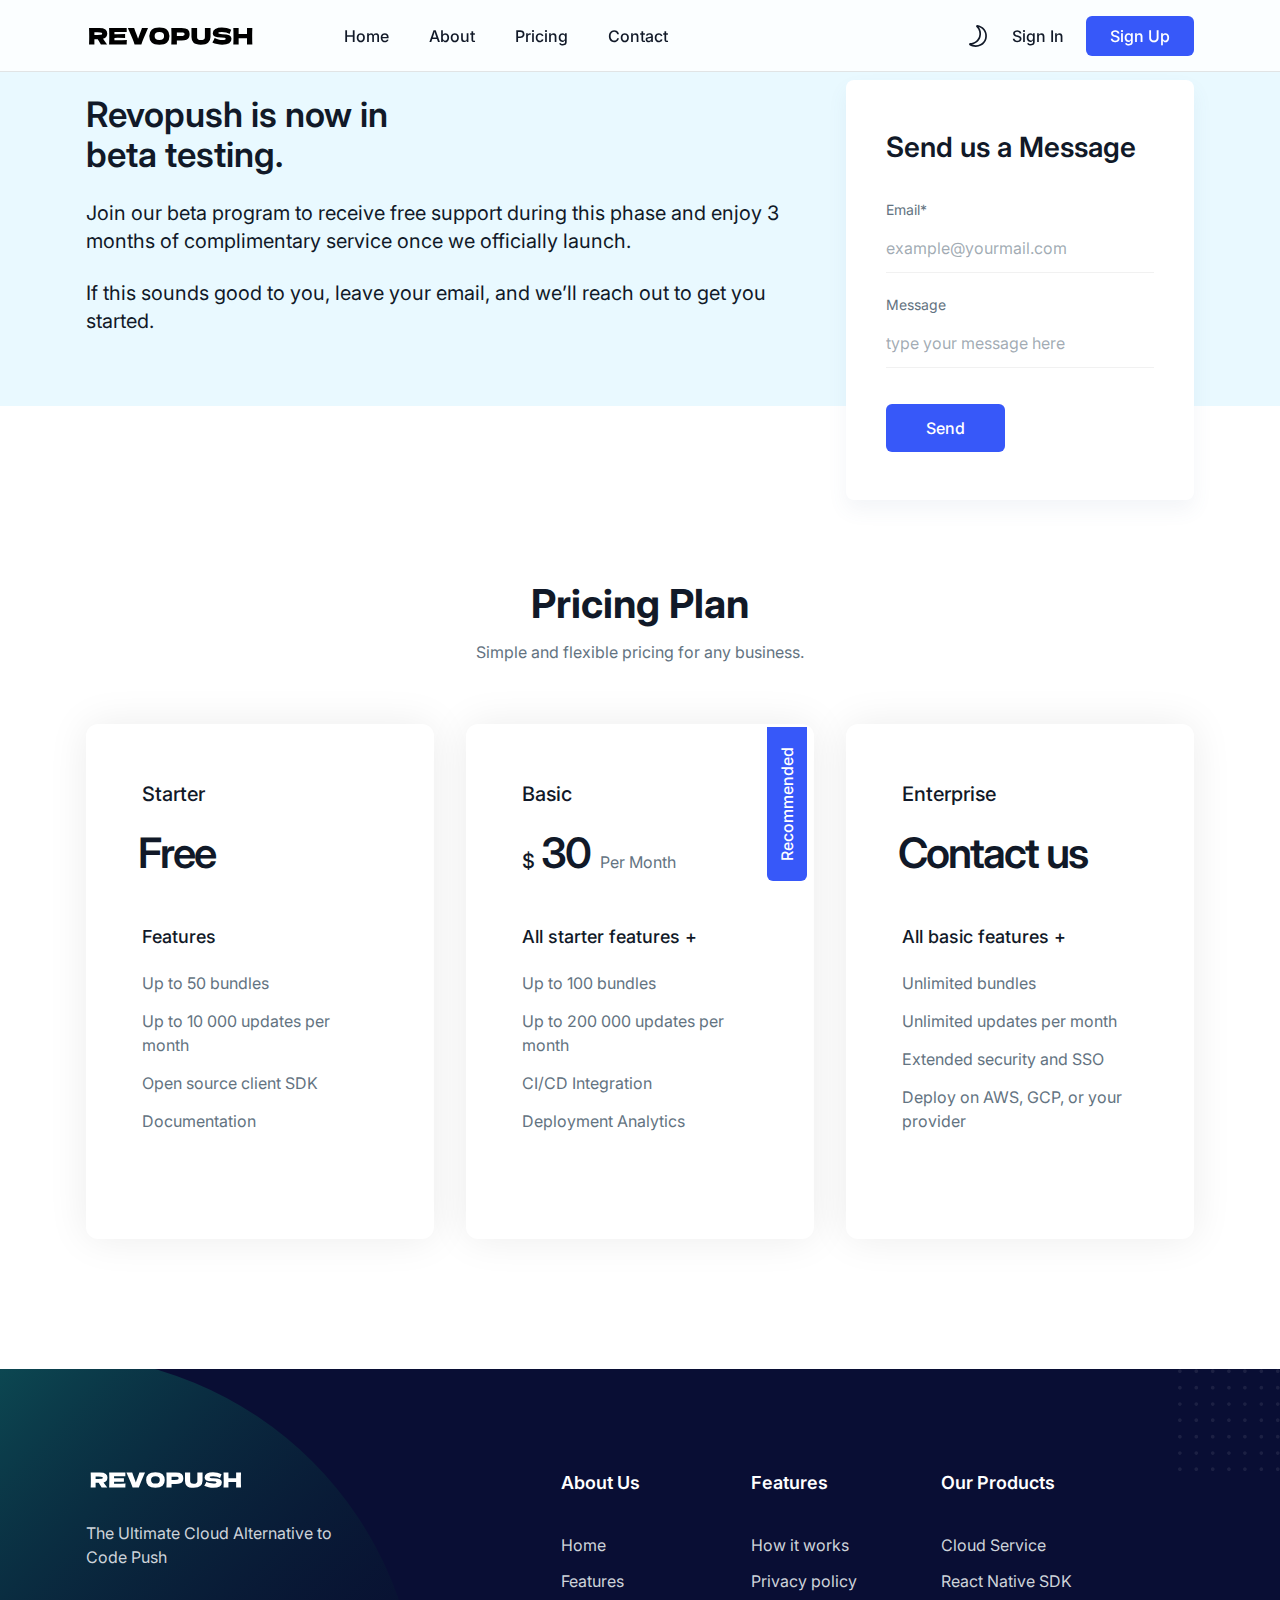
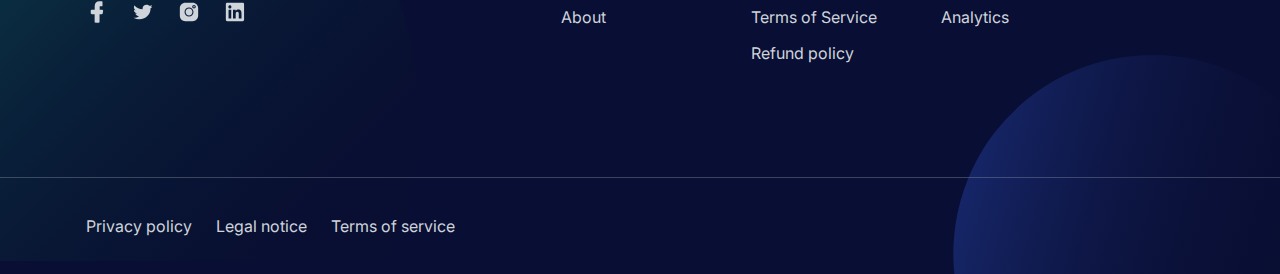
<file: pricing.html>
<!DOCTYPE html>
<html lang="en" class="scroll-smooth">
<head>
  <meta charset="UTF-8" />
  <meta http-equiv="X-UA-Compatible" content="IE=edge" />
  <meta name="viewport" content="width=device-width, initial-scale=1.0" />
  <title>
    Revopush | Free Secure Cloud Alternative to React Native Code Push
  </title>
  <link
          rel="shortcut icon"
          href="assets/images/favicon.png"
          type="image/x-icon"
  />
  <link rel="stylesheet" href="assets/css/swiper-bundle.min.css" />
  <link rel="stylesheet" href="assets/css/animate.css" />
  <link rel="stylesheet" href="assets/css/tailwind.css" />

  <!-- ==== WOW JS ==== -->
<!--  <script src="assets/js/wow.min.js"></script>-->
<!--  <script>-->
<!--      new WOW().init();-->
<!--  </script>-->
  <!-- Google tag (gtag.js) -->
  <script async src="https://www.googletagmanager.com/gtag/js?id=AW-11497466208"></script>
  <script>
      window.dataLayer = window.dataLayer || [];
      function gtag(){dataLayer.push(arguments);}
      gtag('js', new Date());

      gtag('config', 'AW-11497466208');
  </script>
  <!-- Event snippet for Submit lead form conversion page -->
  <script>
      gtag('event', 'conversion', {'send_to': 'AW-11497466208/0GpMCOry6PcZEODSteoq'});
  </script>
</head>

<!-- Google tag (gtag.js) -->
<script async src="https://www.googletagmanager.com/gtag/js?id=G-3WM2KH2M75"></script>
<script>
    window.dataLayer = window.dataLayer || [];
    function gtag(){dataLayer.push(arguments);}
    gtag('js', new Date());

    gtag('config', 'G-3WM2KH2M75');
</script>

<body>
<!-- ====== Navbar Section Start -->
<div
        class="ud-header left-0 top-0 z-40 flex w-full items-center bg-transparent sticky"
>
  <div class="container">
    <div class="relative -mx-4 flex items-center justify-between">
      <div class="w-60 max-w-full px-4">
        <a href="index.html" class="navbar-logo block w-full py-5">
          <img
                  src="assets/images/logo/logo-1.svg"
                  alt="logo"
                  class="header-logo w-full"
          />
        </a>
      </div>
      <div class="flex w-full items-center justify-between px-4">
        <div>
          <button
                  id="navbarToggler"
                  class="absolute right-4 top-1/2 block -translate-y-1/2 rounded-lg px-3 py-[6px] ring-primary focus:ring-2 lg:hidden"
          >
                <span
                        class="relative my-[6px] block h-[2px] w-[30px] bg-white"
                ></span>
            <span
                    class="relative my-[6px] block h-[2px] w-[30px] bg-white"
            ></span>
            <span
                    class="relative my-[6px] block h-[2px] w-[30px] bg-white"
            ></span>
          </button>
          <nav
                  id="navbarCollapse"
                  class="absolute right-4 top-full hidden w-full max-w-[250px] rounded-lg bg-white py-5 shadow-lg dark:bg-dark-2 lg:static lg:block lg:w-full lg:max-w-full lg:bg-transparent lg:px-4 lg:py-0 lg:shadow-none dark:lg:bg-transparent xl:px-6"
          >
            <ul class="blcok lg:flex 2xl:ml-20">
              <li class="group relative">
                <a
                        href="index.html"
                        class="ud-menu-scroll mx-8 flex py-2 text-base font-medium text-dark group-hover:text-primary dark:text-white lg:mr-0 lg:inline-flex lg:px-0 lg:py-6 lg:text-white lg:group-hover:text-white lg:group-hover:opacity-70"
                >
                  Home
                </a>
              </li>
              <li class="group relative">
                <a
                        href="index.html#about"
                        class="ud-menu-scroll mx-8 flex py-2 text-base font-medium text-dark group-hover:text-primary dark:text-white lg:ml-7 lg:mr-0 lg:inline-flex lg:px-0 lg:py-6 lg:text-white lg:group-hover:text-white lg:group-hover:opacity-70 xl:ml-10"
                >
                  About
                </a>
              </li>
              <li class="group relative">
                <a
                        href="index.html#pricing"
                        class="ud-menu-scroll mx-8 flex py-2 text-base font-medium text-dark group-hover:text-primary dark:text-white lg:ml-7 lg:mr-0 lg:inline-flex lg:px-0 lg:py-6 lg:text-white lg:group-hover:text-white lg:group-hover:opacity-70 xl:ml-10"
                >
                  Pricing
                </a>
              </li>
              <!--                  <li class="group relative">-->
              <!--                    <a-->
              <!--                      href="#team"-->
              <!--                      class="ud-menu-scroll mx-8 flex py-2 text-base font-medium text-dark group-hover:text-primary dark:text-white lg:ml-7 lg:mr-0 lg:inline-flex lg:px-0 lg:py-6 lg:text-white lg:group-hover:text-white lg:group-hover:opacity-70 xl:ml-10"-->
              <!--                    >-->
              <!--                      Team-->
              <!--                    </a>-->
              <!--                  </li>-->
              <li class="group relative">
                <a
                        href="#contact"
                        class="ud-menu-scroll mx-8 flex py-2 text-base font-medium text-dark group-hover:text-primary dark:text-white lg:ml-7 lg:mr-0 lg:inline-flex lg:px-0 lg:py-6 lg:text-white lg:group-hover:text-white lg:group-hover:opacity-70 xl:ml-10"
                >
                  Contact
                </a>
              </li>
            </ul>
          </nav>
        </div>
        <div class="flex items-center justify-end pr-16 lg:pr-0">
          <label
                  for="themeSwitcher"
                  class="inline-flex cursor-pointer items-center"
                  aria-label="themeSwitcher"
                  name="themeSwitcher"
          >
            <input
                    type="checkbox"
                    name="themeSwitcher"
                    id="themeSwitcher"
                    class="sr-only"
            />
            <span class="block text-white dark:hidden">
                  <svg
                          class="fill-current"
                          width="24"
                          height="24"
                          viewBox="0 0 24 24"
                          fill="none"
                          xmlns="http://www.w3.org/2000/svg"
                  >
                    <path
                            d="M13.3125 1.50001C12.675 1.31251 12.0375 1.16251 11.3625 1.05001C10.875 0.975006 10.35 1.23751 10.1625 1.68751C9.93751 2.13751 10.05 2.70001 10.425 3.00001C13.0875 5.47501 14.0625 9.11251 12.975 12.525C11.775 16.3125 8.25001 18.975 4.16251 19.0875C3.63751 19.0875 3.22501 19.425 3.07501 19.9125C2.92501 20.4 3.15001 20.925 3.56251 21.1875C4.50001 21.75 5.43751 22.2 6.37501 22.5C7.46251 22.8375 8.58751 22.9875 9.71251 22.9875C11.625 22.9875 13.5 22.5 15.1875 21.5625C17.85 20.1 19.725 17.7375 20.55 14.8875C22.1625 9.26251 18.975 3.37501 13.3125 1.50001ZM18.9375 14.4C18.2625 16.8375 16.6125 18.825 14.4 20.0625C12.075 21.3375 9.41251 21.6 6.90001 20.85C6.63751 20.775 6.33751 20.6625 6.07501 20.55C10.05 19.7625 13.35 16.9125 14.5875 13.0125C15.675 9.56251 15 5.92501 12.7875 3.07501C17.5875 4.68751 20.2875 9.67501 18.9375 14.4Z"
                    />
                  </svg>
                </span>
            <span class="hidden text-white dark:block">
                  <svg
                          class="fill-current"
                          width="24"
                          height="24"
                          viewBox="0 0 24 24"
                          fill="none"
                          xmlns="http://www.w3.org/2000/svg"
                  >
                    <g clip-path="url(#clip0_2172_3070)">
                      <path
                              d="M12 6.89999C9.18752 6.89999 6.90002 9.18749 6.90002 12C6.90002 14.8125 9.18752 17.1 12 17.1C14.8125 17.1 17.1 14.8125 17.1 12C17.1 9.18749 14.8125 6.89999 12 6.89999ZM12 15.4125C10.125 15.4125 8.58752 13.875 8.58752 12C8.58752 10.125 10.125 8.58749 12 8.58749C13.875 8.58749 15.4125 10.125 15.4125 12C15.4125 13.875 13.875 15.4125 12 15.4125Z"
                      />
                      <path
                              d="M12 4.2375C12.45 4.2375 12.8625 3.8625 12.8625 3.375V1.5C12.8625 1.05 12.4875 0.637497 12 0.637497C11.55 0.637497 11.1375 1.0125 11.1375 1.5V3.4125C11.175 3.8625 11.55 4.2375 12 4.2375Z"
                      />
                      <path
                              d="M12 19.7625C11.55 19.7625 11.1375 20.1375 11.1375 20.625V22.5C11.1375 22.95 11.5125 23.3625 12 23.3625C12.45 23.3625 12.8625 22.9875 12.8625 22.5V20.5875C12.8625 20.1375 12.45 19.7625 12 19.7625Z"
                      />
                      <path
                              d="M18.1125 6.74999C18.3375 6.74999 18.5625 6.67499 18.7125 6.48749L19.9125 5.28749C20.25 4.94999 20.25 4.42499 19.9125 4.08749C19.575 3.74999 19.05 3.74999 18.7125 4.08749L17.5125 5.28749C17.175 5.62499 17.175 6.14999 17.5125 6.48749C17.6625 6.67499 17.8875 6.74999 18.1125 6.74999Z"
                      />
                      <path
                              d="M5.32501 17.5125L4.12501 18.675C3.78751 19.0125 3.78751 19.5375 4.12501 19.875C4.27501 20.025 4.50001 20.1375 4.72501 20.1375C4.95001 20.1375 5.17501 20.0625 5.32501 19.875L6.52501 18.675C6.86251 18.3375 6.86251 17.8125 6.52501 17.475C6.18751 17.175 5.62501 17.175 5.32501 17.5125Z"
                      />
                      <path
                              d="M22.5 11.175H20.5875C20.1375 11.175 19.725 11.55 19.725 12.0375C19.725 12.4875 20.1 12.9 20.5875 12.9H22.5C22.95 12.9 23.3625 12.525 23.3625 12.0375C23.3625 11.55 22.95 11.175 22.5 11.175Z"
                      />
                      <path
                              d="M4.23751 12C4.23751 11.55 3.86251 11.1375 3.37501 11.1375H1.50001C1.05001 11.1375 0.637512 11.5125 0.637512 12C0.637512 12.45 1.01251 12.8625 1.50001 12.8625H3.41251C3.86251 12.8625 4.23751 12.45 4.23751 12Z"
                      />
                      <path
                              d="M18.675 17.5125C18.3375 17.175 17.8125 17.175 17.475 17.5125C17.1375 17.85 17.1375 18.375 17.475 18.7125L18.675 19.9125C18.825 20.0625 19.05 20.175 19.275 20.175C19.5 20.175 19.725 20.1 19.875 19.9125C20.2125 19.575 20.2125 19.05 19.875 18.7125L18.675 17.5125Z"
                      />
                      <path
                              d="M5.32501 4.125C4.98751 3.7875 4.46251 3.7875 4.12501 4.125C3.78751 4.4625 3.78751 4.9875 4.12501 5.325L5.32501 6.525C5.47501 6.675 5.70001 6.7875 5.92501 6.7875C6.15001 6.7875 6.37501 6.7125 6.52501 6.525C6.86251 6.1875 6.86251 5.6625 6.52501 5.325L5.32501 4.125Z"
                      />
                    </g>
                    <defs>
                      <clipPath id="clip0_2172_3070">
                        <rect width="24" height="24" fill="white" />
                      </clipPath>
                    </defs>
                  </svg>
                </span>
          </label>
          <div class="hidden sm:flex">
            <a
                    href="#"
                    class="loginBtn px-[22px] py-2 text-base font-medium text-white hover:opacity-70"
            >
              Sign In
            </a>
            <a
                    href="#"
                    class="signUpBtn rounded-md bg-white bg-opacity-20 px-6 py-2 text-base font-medium text-white duration-300 ease-in-out hover:bg-opacity-100 hover:text-dark"
            >
              Sign Up
            </a>
          </div>
        </div>
      </div>
    </div>
  </div>
</div>

<!-- ====== Contact Start ====== -->
<section id="contact" class="relative py-20 md:py-[120px]">
  <div class="absolute top-0 left-0 -z-[1] w-full dark:bg-dark h-full"></div>
  <div class="absolute top-0 left-0 -z-[1] w-full bg-[#E9F9FF] dark:bg-dark-700" style="height: 70%;"></div>
  <div class="container px-4">
    <div class="flex flex-wrap items-center -mx-4">
      <div class="w-full px-4 lg:w-7/12 xl:w-8/12">
        <div class="ud-contact-content-wrapper">
          <div class="ud-contact-title mb-12 lg:mb-[150px]">
            <h2 class="max-w-[360px] text-[35px] leading-[1.14] font-semibold text-dark dark:text-white">
              Revopush is now in beta testing.
            </h2>
              <span class="block mb-6 text-2xl text-dark dark:text-white">
              </span>

            <span class="block mb-6 text-xl text-dark dark:text-white">
                Join our beta program to receive free support during this phase and enjoy 3 months of complimentary service once we officially launch.
              </span>
            <span class="block mb-6 text-xl text-dark dark:text-white">
                If this sounds good to you, leave your email, and we’ll reach out to get you started.
              </span>
          </div>
        </div>
      </div>
      <div class="w-full px-4 lg:w-5/12 xl:w-4/12">
        <div
                class="wow fadeInUp rounded-lg bg-white dark:bg-dark-2 py-10 px-8 shadow-testimonial dark:shadow-none sm:py-12 sm:px-10 md:p-[60px] lg:p-10 lg:py-12 lg:px-10 2xl:p-[60px]"
                data-wow-delay=".2s
                ">
          <h3 class="mb-8 text-2xl font-semibold md:text-[28px] md:leading-[1.42] text-dark dark:text-white">
            Send us a Message
          </h3>
          <form method="POST" action="https://formspree.io/f/mqakbrye">
            <div class="mb-[22px]">
              <label for="email" class="block mb-4 text-sm text-body-color dark:text-dark-6">Email*</label>
              <input type="email" name="email" placeholder="example@yourmail.com"
                     class="bg-transparent w-full text-body-color dark:text-dark-6 placeholder:text-body-color/60 border-0 border-b border-[#f1f1f1] dark:border-dark-3 pb-3 focus:border-primary focus:outline-none" />
            </div>
            <div class="mb-[30px]">
              <label for="message" class="block mb-4 text-sm text-body-color dark:text-dark-6">Message</label>
              <textarea name="message" rows="1" placeholder="type your message here"
                        class="bg-transparent w-full text-body-color dark:text-dark-6 placeholder:text-body-color/60 resize-none border-0 border-b border-[#f1f1f1] dark:border-dark-3 pb-3 focus:border-primary focus:outline-none"></textarea>
            </div>
            <div class="mb-0">
              <button type="submit"
                      class="inline-flex items-center justify-center px-10 py-3 text-base font-medium text-white transition duration-300 ease-in-out rounded-md bg-primary hover:bg-blue-dark">
                Send
              </button>
            </div>
          </form>
        </div>
      </div>
    </div>
  </div>
</section>
<!-- ====== Contact End ====== -->
<!-- ====== Navbar Section End -->

<!-- ====== Hero Section Start -->

<!-- ====== Hero Section End -->

<!-- ====== Features Section Start -->
<!-- ====== Features Section End -->

<!-- ====== CTA Section Start -->
<!-- ====== CTA Section End -->

<!-- ====== Pricing Section Start -->
<section
        id="pricing"
        class="relative z-20 overflow-hidden bg-white pb-12 dark:bg-dark lg:pb-[90px]"
>
  <div class="container mx-auto">
    <div class="-mx-4 flex flex-wrap">
      <div class="w-full px-4">
        <div class="mx-auto mb-[60px] max-w-[510px] text-center">

          <h2
                  class="mb-3 text-3xl font-bold text-dark dark:text-white sm:text-4xl md:text-[40px] md:leading-[1.2]"
          >
            Pricing Plan
          </h2>
          <p class="text-base text-body-color dark:text-dark-6">
            Simple and flexible pricing for any business.
          </p>
        </div>
      </div>
    </div>
    <div class="-mx-4 flex flex-wrap justify-center">
      <div class="w-full px-4 md:w-1/2 lg:w-1/3">
        <div
                class="relative z-10 mb-10 overflow-hidden rounded-xl bg-white px-8 py-10 shadow-pricing dark:bg-dark-2 sm:p-12 lg:px-6 lg:py-10 xl:p-14"
        >
              <span
                      class="mb-5 block text-xl font-medium text-dark dark:text-white"
              >
                Starter
              </span>
          <h2
                  class="mb-11 text-4xl font-semibold text-dark dark:text-white xl:text-[42px] xl:leading-[1.21]"
          >
            <span class="text-xl font-medium"></span>
            <span class="-ml-1 -tracking-[2px]">Free</span>
            <!--                <span-->
            <!--                  class="text-base font-normal text-body-color dark:text-dark-6"-->
            <!--                >-->
            <!--                  Per Month-->
            <!--                </span>-->
          </h2>
          <div class="mb-[50px]">
            <h5 class="mb-5 text-lg font-medium text-dark dark:text-white">
              Features
            </h5>
            <div class="flex flex-col gap-[14px]">
              <p class="text-base text-body-color dark:text-dark-6">
                Up to 50 bundles
              </p>
              <p class="text-base text-body-color dark:text-dark-6">
                Up to 10 000 updates per month
              </p>
              <p class="text-base text-body-color dark:text-dark-6">
                Open source client SDK
              </p>
              <p class="text-base text-body-color dark:text-dark-6">
                Documentation
              </p>
            </div>
          </div>
        </div>
      </div>
      <div class="w-full px-4 md:w-1/2 lg:w-1/3">
        <div
                class="relative z-10 mb-10 overflow-hidden rounded-xl bg-white px-8 py-10 shadow-pricing dark:bg-dark-2 sm:p-12 lg:px-6 lg:py-10 xl:p-14"
        >
          <p
                  class="absolute right-[-50px] top-[60px] inline-block -rotate-90 rounded-bl-md rounded-tl-md bg-primary px-5 py-2 text-base font-medium text-white"
          >
            Recommended
          </p>
          <span
                  class="mb-5 block text-xl font-medium text-dark dark:text-white"
          >
                Basic
              </span>
          <h2
                  class="mb-11 text-4xl font-semibold text-dark dark:text-white xl:text-[42px] xl:leading-[1.21]"
          >
            <span class="text-xl font-medium">$</span>
            <span class="-ml-1 -tracking-[2px]">30</span>
            <span
                    class="text-base font-normal text-body-color dark:text-dark-6"
            >
                  Per Month
                </span>
          </h2>
          <div class="mb-[50px]">
            <h5 class="mb-5 text-lg font-medium text-dark dark:text-white">
              All starter features +
            </h5>
            <div class="flex flex-col gap-[14px]">
              <p class="text-base text-body-color dark:text-dark-6">
                Up to 100 bundles
              </p>
              <p class="text-base text-body-color dark:text-dark-6">
                Up to 200 000 updates per month
              </p>
              <p class="text-base text-body-color dark:text-dark-6">
                CI/CD Integration
              </p>
              <p class="text-base text-body-color dark:text-dark-6">
                Deployment Analytics
              </p>
            </div>
          </div>
        </div>
      </div>
      <div class="w-full px-4 md:w-1/2 lg:w-1/3">
        <div
                class="relative z-10 mb-10 overflow-hidden rounded-xl bg-white px-8 py-10 shadow-pricing dark:bg-dark-2 sm:p-12 lg:px-6 lg:py-10 xl:p-14"
        >
              <span
                      class="mb-5 block text-xl font-medium text-dark dark:text-white"
              >
                Enterprise
              </span>
          <h2
                  class="mb-11 text-4xl font-semibold text-dark dark:text-white xl:text-[42px] xl:leading-[1.21]"
          >
            <span class="text-xl font-medium"></span>
            <span class="-ml-1 -tracking-[2px]">Contact us</span>

          </h2>
          <div class="mb-[50px]">
            <h5 class="mb-5 text-lg font-medium text-dark dark:text-white">
              All basic features +
            </h5>
            <div class="flex flex-col gap-[14px]">
              <p class="text-base text-body-color dark:text-dark-6">
                Unlimited bundles
              </p>
              <p class="text-base text-body-color dark:text-dark-6">
                Unlimited updates per month
              </p>
              <p class="text-base text-body-color dark:text-dark-6">
                Extended security and SSO
              </p>
              <p class="text-base text-body-color dark:text-dark-6">
                Deploy on AWS, GCP, or your provider
              </p>
            </div>
          </div>
        </div>
      </div>
    </div>
  </div>
</section>
<!-- ====== Pricing Section End -->

<!-- ====== Testimonial Section Start -->


<!-- ====== Contact Start ====== -->
<!-- ====== Contact End ====== -->

<!-- ====== Brands Section Start -->

<!-- ====== Brands Section End -->

<!-- ====== Footer Section Start -->
<footer
        class="wow fadeInUp relative z-10 bg-[#090E34] pt-20 lg:pt-[100px]"
        data-wow-delay=".15s"
>
  <div class="container">
    <div class="-mx-4 flex flex-wrap">
      <div class="w-full px-4 sm:w-1/2 md:w-1/2 lg:w-3/12 xl:w-5/12">
        <div class="mb-10 w-full">
          <a
                  href="javascript:void(0)"
                  class="mb-6 inline-block max-w-[160px]"
          >
            <img
                    src="assets/images/logo/logo-white-1.svg"
                    alt="logo"
                    class="max-w-full"
            />
          </a>
          <p class="mb-8 max-w-[270px] text-base text-gray-7">
            The Ultimate Cloud Alternative to Code Push
          </p>
          <div class="-mx-3 flex items-center">
            <a
                    href="javascript:void(0)"
                    class="px-3 text-gray-7 hover:text-white"
            >
              <svg
                      width="22"
                      height="22"
                      viewBox="0 0 22 22"
                      fill="none"
                      xmlns="http://www.w3.org/2000/svg"
                      class="fill-current"
              >
                <path
                        d="M16.294 8.86875H14.369H13.6815V8.18125V6.05V5.3625H14.369H15.8128C16.1909 5.3625 16.5003 5.0875 16.5003 4.675V1.03125C16.5003 0.653125 16.2253 0.34375 15.8128 0.34375H13.3034C10.5878 0.34375 8.69714 2.26875 8.69714 5.12187V8.1125V8.8H8.00964H5.67214C5.19089 8.8 4.74402 9.17812 4.74402 9.72812V12.2031C4.74402 12.6844 5.12214 13.1313 5.67214 13.1313H7.94089H8.62839V13.8188V20.7281C8.62839 21.2094 9.00652 21.6562 9.55652 21.6562H12.7878C12.994 21.6562 13.1659 21.5531 13.3034 21.4156C13.4409 21.2781 13.544 21.0375 13.544 20.8312V13.8531V13.1656H14.2659H15.8128C16.2596 13.1656 16.6034 12.8906 16.6721 12.4781V12.4438V12.4094L17.1534 10.0375C17.1878 9.79688 17.1534 9.52187 16.9471 9.24687C16.8784 9.075 16.569 8.90312 16.294 8.86875Z"
                />
              </svg>
            </a>
            <a
                    href="javascript:void(0)"
                    class="px-3 text-gray-7 hover:text-white"
            >
              <svg
                      width="22"
                      height="22"
                      viewBox="0 0 22 22"
                      fill="none"
                      xmlns="http://www.w3.org/2000/svg"
                      class="fill-current"
              >
                <path
                        d="M20.1236 5.91236C20.2461 5.76952 20.0863 5.58286 19.905 5.64972C19.5004 5.79896 19.1306 5.8974 18.5837 5.95817C19.2564 5.58362 19.5693 5.04828 19.8237 4.39259C19.885 4.23443 19.7 4.09092 19.5406 4.16647C18.8931 4.47345 18.1945 4.70121 17.4599 4.83578C16.7338 4.11617 15.6988 3.6665 14.5539 3.6665C12.3554 3.6665 10.5725 5.32454 10.5725 7.36908C10.5725 7.65933 10.6081 7.94206 10.6752 8.21276C7.51486 8.06551 4.6968 6.71359 2.73896 4.64056C2.60477 4.49848 2.36128 4.51734 2.27772 4.69063C2.05482 5.15296 1.93056 5.66584 1.93056 6.20582C1.93056 7.49014 2.6332 8.62331 3.70132 9.28732C3.22241 9.27293 2.76441 9.17961 2.34234 9.02125C2.13684 8.94416 1.90127 9.07964 1.92888 9.28686C2.14084 10.8781 3.42915 12.1909 5.09205 12.5011C4.75811 12.586 4.40639 12.6311 4.04253 12.6311C3.95431 12.6311 3.86685 12.6284 3.78019 12.6231C3.55967 12.6094 3.38044 12.8067 3.47499 12.9954C4.09879 14.2404 5.44575 15.1096 7.0132 15.1367C5.65077 16.13 3.93418 16.7218 2.06882 16.7218C1.83882 16.7218 1.74015 17.0175 1.9442 17.1178C3.52016 17.8924 5.31487 18.3332 7.22182 18.3332C14.545 18.3332 18.549 12.6914 18.549 7.79843C18.549 7.63827 18.545 7.47811 18.5377 7.31945C19.1321 6.92012 19.6664 6.44528 20.1236 5.91236Z"
                />
              </svg>
            </a>
            <a
                    href="javascript:void(0)"
                    class="px-3 text-gray-7 hover:text-white"
            >
              <svg
                      width="22"
                      height="22"
                      viewBox="0 0 22 22"
                      fill="none"
                      xmlns="http://www.w3.org/2000/svg"
                      class="fill-current"
              >
                <path
                        d="M11.0297 14.4305C12.9241 14.4305 14.4598 12.8948 14.4598 11.0004C14.4598 9.10602 12.9241 7.57031 11.0297 7.57031C9.13529 7.57031 7.59958 9.10602 7.59958 11.0004C7.59958 12.8948 9.13529 14.4305 11.0297 14.4305Z"
                />
                <path
                        d="M14.7554 1.8335H7.24463C4.25807 1.8335 1.83334 4.25823 1.83334 7.24479V14.6964C1.83334 17.7421 4.25807 20.1668 7.24463 20.1668H14.6962C17.7419 20.1668 20.1667 17.7421 20.1667 14.7555V7.24479C20.1667 4.25823 17.7419 1.8335 14.7554 1.8335ZM11.0296 15.4948C8.51614 15.4948 6.53496 13.4545 6.53496 11.0002C6.53496 8.54586 8.54571 6.50554 11.0296 6.50554C13.4839 6.50554 15.4946 8.54586 15.4946 11.0002C15.4946 13.4545 13.5134 15.4948 11.0296 15.4948ZM17.2393 6.91952C16.9436 7.24479 16.5 7.42221 15.9973 7.42221C15.5538 7.42221 15.1102 7.24479 14.7554 6.91952C14.4301 6.59425 14.2527 6.18027 14.2527 5.67758C14.2527 5.17489 14.4301 4.79049 14.7554 4.43565C15.0807 4.08081 15.4946 3.90339 15.9973 3.90339C16.4409 3.90339 16.914 4.08081 17.2393 4.40608C17.535 4.79049 17.7419 5.23403 17.7419 5.70715C17.7124 6.18027 17.535 6.59425 17.2393 6.91952Z"
                />
                <path
                        d="M16.0276 4.96777C15.6432 4.96777 15.318 5.29304 15.318 5.67745C15.318 6.06186 15.6432 6.38713 16.0276 6.38713C16.412 6.38713 16.7373 6.06186 16.7373 5.67745C16.7373 5.29304 16.4416 4.96777 16.0276 4.96777Z"
                />
              </svg>
            </a>
            <a
                    href="javascript:void(0)"
                    class="px-3 text-gray-7 hover:text-white"
            >
              <svg
                      width="22"
                      height="22"
                      viewBox="0 0 22 22"
                      fill="none"
                      xmlns="http://www.w3.org/2000/svg"
                      class="fill-current"
              >
                <path
                        d="M18.8065 1.8335H3.16399C2.42474 1.8335 1.83334 2.42489 1.83334 3.16414V18.8362C1.83334 19.5459 2.42474 20.1668 3.16399 20.1668H18.7473C19.4866 20.1668 20.078 19.5754 20.078 18.8362V3.13457C20.1371 2.42489 19.5457 1.8335 18.8065 1.8335ZM7.24464 17.4168H4.55379V8.69371H7.24464V17.4168ZM5.88443 7.48135C4.99733 7.48135 4.31721 6.77167 4.31721 5.91414C4.31721 5.05661 5.0269 4.34694 5.88443 4.34694C6.74196 4.34694 7.45163 5.05661 7.45163 5.91414C7.45163 6.77167 6.8011 7.48135 5.88443 7.48135ZM17.4463 17.4168H14.7554V13.1883C14.7554 12.183 14.7258 10.8523 13.336 10.8523C11.9167 10.8523 11.7097 11.976 11.7097 13.0996V17.4168H9.01884V8.69371H11.6506V9.90608H11.6801C12.0645 9.1964 12.9221 8.48672 14.2527 8.48672C17.0027 8.48672 17.5054 10.2609 17.5054 12.6856V17.4168H17.4463Z"
                />
              </svg>
            </a>
          </div>
        </div>
      </div>
      <div class="w-full px-4 sm:w-1/2 md:w-1/2 lg:w-2/12 xl:w-2/12">
        <div class="mb-10 w-full">
          <h4 class="mb-9 text-lg font-semibold text-white">About Us</h4>
          <ul>
            <li>
              <a
                      href="javascript:void(0)"
                      class="mb-3 inline-block text-base text-gray-7 hover:text-primary"
              >
                Home
              </a>
            </li>
            <li>
              <a
                      href="javascript:void(0)"
                      class="mb-3 inline-block text-base text-gray-7 hover:text-primary"
              >
                Features
              </a>
            </li>
            <li>
              <a
                      href="javascript:void(0)"
                      class="mb-3 inline-block text-base text-gray-7 hover:text-primary"
              >
                About
              </a>
            </li>
            <!--                <li>-->
            <!--                  <a-->
            <!--                    href="javascript:void(0)"-->
            <!--                    class="mb-3 inline-block text-base text-gray-7 hover:text-primary"-->
            <!--                  >-->
            <!--                    Testimonial-->
            <!--                  </a>-->
            <!--                </li>-->
          </ul>
        </div>
      </div>
      <div class="w-full px-4 sm:w-1/2 md:w-1/2 lg:w-2/12 xl:w-2/12">
        <div class="mb-10 w-full">
          <h4 class="mb-9 text-lg font-semibold text-white">Features</h4>
          <ul>
            <li>
              <a
                      href="javascript:void(0)"
                      class="mb-3 inline-block text-base text-gray-7 hover:text-primary"
              >
                How it works
              </a>
            </li>
            <li>
              <a
                      href="javascript:void(0)"
                      class="mb-3 inline-block text-base text-gray-7 hover:text-primary"
              >
                Privacy policy
              </a>
            </li>
            <li>
              <a
                      href="javascript:void(0)"
                      class="mb-3 inline-block text-base text-gray-7 hover:text-primary"
              >
                Terms of Service
              </a>
            </li>
            <li>
              <a
                      href="javascript:void(0)"
                      class="mb-3 inline-block text-base text-gray-7 hover:text-primary"
              >
                Refund policy
              </a>
            </li>
          </ul>
        </div>
      </div>
      <div class="w-full px-4 sm:w-1/2 md:w-1/2 lg:w-2/12 xl:w-2/12">
        <div class="mb-10 w-full">
          <h4 class="mb-9 text-lg font-semibold text-white">
            Our Products
          </h4>
          <ul>
            <li>
              <a
                      href="javascript:void(0)"
                      class="mb-3 inline-block text-base text-gray-7 hover:text-primary"
              >
                Cloud Service
              </a>
            </li>
            <li>
              <a
                      href="javascript:void(0)"
                      class="mb-3 inline-block text-base text-gray-7 hover:text-primary"
              >
                React Native SDK
              </a>
            </li>
            <li>
              <a
                      href="javascript:void(0)"
                      class="mb-3 inline-block text-base text-gray-7 hover:text-primary"
              >
                Analytics
              </a>
            </li>
          </ul>
        </div>
      </div>
    </div>
  </div>

  <div
          class="mt-12 border-t border-[#8890A4] border-opacity-40 py-8 lg:mt-[60px]"
  >
    <div class="container">
      <div class="-mx-4 flex flex-wrap">
        <div class="w-full px-4 md:w-2/3 lg:w-1/2">
          <div class="my-1">
            <div
                    class="-mx-3 flex items-center justify-center md:justify-start"
            >
              <a
                      href="javascript:void(0)"
                      class="px-3 text-base text-gray-7 hover:text-white hover:underline"
              >
                Privacy policy
              </a>
              <a
                      href="javascript:void(0)"
                      class="px-3 text-base text-gray-7 hover:text-white hover:underline"
              >
                Legal notice
              </a>
              <a
                      href="javascript:void(0)"
                      class="px-3 text-base text-gray-7 hover:text-white hover:underline"
              >
                Terms of service
              </a>
            </div>
          </div>
        </div>
      </div>
    </div>
  </div>

  <div>
        <span class="absolute left-0 top-0 z-[-1]">
          <img src="assets/images/footer/shape-1.svg" alt="" />
        </span>

    <span class="absolute bottom-0 right-0 z-[-1]">
          <img src="assets/images/footer/shape-3.svg" alt="" />
        </span>

    <span class="absolute right-0 top-0 z-[-1]">
          <svg
                  width="102"
                  height="102"
                  viewBox="0 0 102 102"
                  fill="none"
                  xmlns="http://www.w3.org/2000/svg"
          >
            <path
                    d="M1.8667 33.1956C2.89765 33.1956 3.7334 34.0318 3.7334 35.0633C3.7334 36.0947 2.89765 36.9309 1.8667 36.9309C0.835744 36.9309 4.50645e-08 36.0947 0 35.0633C-4.50645e-08 34.0318 0.835744 33.1956 1.8667 33.1956Z"
                    fill="white"
                    fill-opacity="0.08"
            ></path>
            <path
                    d="M18.2939 33.1956C19.3249 33.1956 20.1606 34.0318 20.1606 35.0633C20.1606 36.0947 19.3249 36.9309 18.2939 36.9309C17.263 36.9309 16.4272 36.0947 16.4272 35.0633C16.4272 34.0318 17.263 33.1956 18.2939 33.1956Z"
                    fill="white"
                    fill-opacity="0.08"
            ></path>
            <path
                    d="M34.7209 33.195C35.7519 33.195 36.5876 34.0311 36.5876 35.0626C36.5876 36.0941 35.7519 36.9303 34.7209 36.9303C33.69 36.9303 32.8542 36.0941 32.8542 35.0626C32.8542 34.0311 33.69 33.195 34.7209 33.195Z"
                    fill="white"
                    fill-opacity="0.08"
            ></path>
            <path
                    d="M50.9341 33.195C51.965 33.195 52.8008 34.0311 52.8008 35.0626C52.8008 36.0941 51.965 36.9303 50.9341 36.9303C49.9031 36.9303 49.0674 36.0941 49.0674 35.0626C49.0674 34.0311 49.9031 33.195 50.9341 33.195Z"
                    fill="white"
                    fill-opacity="0.08"
            ></path>
            <path
                    d="M1.8667 16.7605C2.89765 16.7605 3.7334 17.5966 3.7334 18.6281C3.7334 19.6596 2.89765 20.4957 1.8667 20.4957C0.835744 20.4957 4.50645e-08 19.6596 0 18.6281C-4.50645e-08 17.5966 0.835744 16.7605 1.8667 16.7605Z"
                    fill="white"
                    fill-opacity="0.08"
            ></path>
            <path
                    d="M18.2939 16.7605C19.3249 16.7605 20.1606 17.5966 20.1606 18.6281C20.1606 19.6596 19.3249 20.4957 18.2939 20.4957C17.263 20.4957 16.4272 19.6596 16.4272 18.6281C16.4272 17.5966 17.263 16.7605 18.2939 16.7605Z"
                    fill="white"
                    fill-opacity="0.08"
            ></path>
            <path
                    d="M34.7209 16.7605C35.7519 16.7605 36.5876 17.5966 36.5876 18.6281C36.5876 19.6596 35.7519 20.4957 34.7209 20.4957C33.69 20.4957 32.8542 19.6596 32.8542 18.6281C32.8542 17.5966 33.69 16.7605 34.7209 16.7605Z"
                    fill="white"
                    fill-opacity="0.08"
            ></path>
            <path
                    d="M50.9341 16.7605C51.965 16.7605 52.8008 17.5966 52.8008 18.6281C52.8008 19.6596 51.965 20.4957 50.9341 20.4957C49.9031 20.4957 49.0674 19.6596 49.0674 18.6281C49.0674 17.5966 49.9031 16.7605 50.9341 16.7605Z"
                    fill="white"
                    fill-opacity="0.08"
            ></path>
            <path
                    d="M1.8667 0.324951C2.89765 0.324951 3.7334 1.16115 3.7334 2.19261C3.7334 3.22408 2.89765 4.06024 1.8667 4.06024C0.835744 4.06024 4.50645e-08 3.22408 0 2.19261C-4.50645e-08 1.16115 0.835744 0.324951 1.8667 0.324951Z"
                    fill="white"
                    fill-opacity="0.08"
            ></path>
            <path
                    d="M18.2939 0.324951C19.3249 0.324951 20.1606 1.16115 20.1606 2.19261C20.1606 3.22408 19.3249 4.06024 18.2939 4.06024C17.263 4.06024 16.4272 3.22408 16.4272 2.19261C16.4272 1.16115 17.263 0.324951 18.2939 0.324951Z"
                    fill="white"
                    fill-opacity="0.08"
            ></path>
            <path
                    d="M34.7209 0.325302C35.7519 0.325302 36.5876 1.16147 36.5876 2.19293C36.5876 3.2244 35.7519 4.06056 34.7209 4.06056C33.69 4.06056 32.8542 3.2244 32.8542 2.19293C32.8542 1.16147 33.69 0.325302 34.7209 0.325302Z"
                    fill="white"
                    fill-opacity="0.08"
            ></path>
            <path
                    d="M50.9341 0.325302C51.965 0.325302 52.8008 1.16147 52.8008 2.19293C52.8008 3.2244 51.965 4.06056 50.9341 4.06056C49.9031 4.06056 49.0674 3.2244 49.0674 2.19293C49.0674 1.16147 49.9031 0.325302 50.9341 0.325302Z"
                    fill="white"
                    fill-opacity="0.08"
            ></path>
            <path
                    d="M66.9037 33.1956C67.9346 33.1956 68.7704 34.0318 68.7704 35.0633C68.7704 36.0947 67.9346 36.9309 66.9037 36.9309C65.8727 36.9309 65.037 36.0947 65.037 35.0633C65.037 34.0318 65.8727 33.1956 66.9037 33.1956Z"
                    fill="white"
                    fill-opacity="0.08"
            ></path>
            <path
                    d="M83.3307 33.1956C84.3616 33.1956 85.1974 34.0318 85.1974 35.0633C85.1974 36.0947 84.3616 36.9309 83.3307 36.9309C82.2997 36.9309 81.464 36.0947 81.464 35.0633C81.464 34.0318 82.2997 33.1956 83.3307 33.1956Z"
                    fill="white"
                    fill-opacity="0.08"
            ></path>
            <path
                    d="M99.7576 33.1956C100.789 33.1956 101.624 34.0318 101.624 35.0633C101.624 36.0947 100.789 36.9309 99.7576 36.9309C98.7266 36.9309 97.8909 36.0947 97.8909 35.0633C97.8909 34.0318 98.7266 33.1956 99.7576 33.1956Z"
                    fill="white"
                    fill-opacity="0.08"
            ></path>
            <path
                    d="M66.9037 16.7605C67.9346 16.7605 68.7704 17.5966 68.7704 18.6281C68.7704 19.6596 67.9346 20.4957 66.9037 20.4957C65.8727 20.4957 65.037 19.6596 65.037 18.6281C65.037 17.5966 65.8727 16.7605 66.9037 16.7605Z"
                    fill="white"
                    fill-opacity="0.08"
            ></path>
            <path
                    d="M83.3307 16.7605C84.3616 16.7605 85.1974 17.5966 85.1974 18.6281C85.1974 19.6596 84.3616 20.4957 83.3307 20.4957C82.2997 20.4957 81.464 19.6596 81.464 18.6281C81.464 17.5966 82.2997 16.7605 83.3307 16.7605Z"
                    fill="white"
                    fill-opacity="0.08"
            ></path>
            <path
                    d="M99.7576 16.7605C100.789 16.7605 101.624 17.5966 101.624 18.6281C101.624 19.6596 100.789 20.4957 99.7576 20.4957C98.7266 20.4957 97.8909 19.6596 97.8909 18.6281C97.8909 17.5966 98.7266 16.7605 99.7576 16.7605Z"
                    fill="white"
                    fill-opacity="0.08"
            ></path>
            <path
                    d="M66.9037 0.324966C67.9346 0.324966 68.7704 1.16115 68.7704 2.19261C68.7704 3.22408 67.9346 4.06024 66.9037 4.06024C65.8727 4.06024 65.037 3.22408 65.037 2.19261C65.037 1.16115 65.8727 0.324966 66.9037 0.324966Z"
                    fill="white"
                    fill-opacity="0.08"
            ></path>
            <path
                    d="M83.3307 0.324951C84.3616 0.324951 85.1974 1.16115 85.1974 2.19261C85.1974 3.22408 84.3616 4.06024 83.3307 4.06024C82.2997 4.06024 81.464 3.22408 81.464 2.19261C81.464 1.16115 82.2997 0.324951 83.3307 0.324951Z"
                    fill="white"
                    fill-opacity="0.08"
            ></path>
            <path
                    d="M99.7576 0.324951C100.789 0.324951 101.624 1.16115 101.624 2.19261C101.624 3.22408 100.789 4.06024 99.7576 4.06024C98.7266 4.06024 97.8909 3.22408 97.8909 2.19261C97.8909 1.16115 98.7266 0.324951 99.7576 0.324951Z"
                    fill="white"
                    fill-opacity="0.08"
            ></path>
            <path
                    d="M1.8667 82.2029C2.89765 82.2029 3.7334 83.039 3.7334 84.0705C3.7334 85.102 2.89765 85.9382 1.8667 85.9382C0.835744 85.9382 4.50645e-08 85.102 0 84.0705C-4.50645e-08 83.039 0.835744 82.2029 1.8667 82.2029Z"
                    fill="white"
                    fill-opacity="0.08"
            ></path>
            <path
                    d="M18.2939 82.2029C19.3249 82.2029 20.1606 83.039 20.1606 84.0705C20.1606 85.102 19.3249 85.9382 18.2939 85.9382C17.263 85.9382 16.4272 85.102 16.4272 84.0705C16.4272 83.039 17.263 82.2029 18.2939 82.2029Z"
                    fill="white"
                    fill-opacity="0.08"
            ></path>
            <path
                    d="M34.7209 82.2026C35.7519 82.2026 36.5876 83.0387 36.5876 84.0702C36.5876 85.1017 35.7519 85.9378 34.7209 85.9378C33.69 85.9378 32.8542 85.1017 32.8542 84.0702C32.8542 83.0387 33.69 82.2026 34.7209 82.2026Z"
                    fill="white"
                    fill-opacity="0.08"
            ></path>
            <path
                    d="M50.9341 82.2026C51.965 82.2026 52.8008 83.0387 52.8008 84.0702C52.8008 85.1017 51.965 85.9378 50.9341 85.9378C49.9031 85.9378 49.0674 85.1017 49.0674 84.0702C49.0674 83.0387 49.9031 82.2026 50.9341 82.2026Z"
                    fill="white"
                    fill-opacity="0.08"
            ></path>
            <path
                    d="M1.8667 65.7677C2.89765 65.7677 3.7334 66.6039 3.7334 67.6353C3.7334 68.6668 2.89765 69.503 1.8667 69.503C0.835744 69.503 4.50645e-08 68.6668 0 67.6353C-4.50645e-08 66.6039 0.835744 65.7677 1.8667 65.7677Z"
                    fill="white"
                    fill-opacity="0.08"
            ></path>
            <path
                    d="M18.2939 65.7677C19.3249 65.7677 20.1606 66.6039 20.1606 67.6353C20.1606 68.6668 19.3249 69.503 18.2939 69.503C17.263 69.503 16.4272 68.6668 16.4272 67.6353C16.4272 66.6039 17.263 65.7677 18.2939 65.7677Z"
                    fill="white"
                    fill-opacity="0.08"
            ></path>
            <path
                    d="M34.7209 65.7674C35.7519 65.7674 36.5876 66.6036 36.5876 67.635C36.5876 68.6665 35.7519 69.5027 34.7209 69.5027C33.69 69.5027 32.8542 68.6665 32.8542 67.635C32.8542 66.6036 33.69 65.7674 34.7209 65.7674Z"
                    fill="white"
                    fill-opacity="0.08"
            ></path>
            <path
                    d="M50.9341 65.7674C51.965 65.7674 52.8008 66.6036 52.8008 67.635C52.8008 68.6665 51.965 69.5027 50.9341 69.5027C49.9031 69.5027 49.0674 68.6665 49.0674 67.635C49.0674 66.6036 49.9031 65.7674 50.9341 65.7674Z"
                    fill="white"
                    fill-opacity="0.08"
            ></path>
            <path
                    d="M1.8667 98.2644C2.89765 98.2644 3.7334 99.1005 3.7334 100.132C3.7334 101.163 2.89765 102 1.8667 102C0.835744 102 4.50645e-08 101.163 0 100.132C-4.50645e-08 99.1005 0.835744 98.2644 1.8667 98.2644Z"
                    fill="white"
                    fill-opacity="0.08"
            ></path>
            <path
                    d="M1.8667 49.3322C2.89765 49.3322 3.7334 50.1684 3.7334 51.1998C3.7334 52.2313 2.89765 53.0675 1.8667 53.0675C0.835744 53.0675 4.50645e-08 52.2313 0 51.1998C-4.50645e-08 50.1684 0.835744 49.3322 1.8667 49.3322Z"
                    fill="white"
                    fill-opacity="0.08"
            ></path>
            <path
                    d="M18.2939 98.2644C19.3249 98.2644 20.1606 99.1005 20.1606 100.132C20.1606 101.163 19.3249 102 18.2939 102C17.263 102 16.4272 101.163 16.4272 100.132C16.4272 99.1005 17.263 98.2644 18.2939 98.2644Z"
                    fill="white"
                    fill-opacity="0.08"
            ></path>
            <path
                    d="M18.2939 49.3322C19.3249 49.3322 20.1606 50.1684 20.1606 51.1998C20.1606 52.2313 19.3249 53.0675 18.2939 53.0675C17.263 53.0675 16.4272 52.2313 16.4272 51.1998C16.4272 50.1684 17.263 49.3322 18.2939 49.3322Z"
                    fill="white"
                    fill-opacity="0.08"
            ></path>
            <path
                    d="M34.7209 98.2647C35.7519 98.2647 36.5876 99.1008 36.5876 100.132C36.5876 101.164 35.7519 102 34.7209 102C33.69 102 32.8542 101.164 32.8542 100.132C32.8542 99.1008 33.69 98.2647 34.7209 98.2647Z"
                    fill="white"
                    fill-opacity="0.08"
            ></path>
            <path
                    d="M50.9341 98.2647C51.965 98.2647 52.8008 99.1008 52.8008 100.132C52.8008 101.164 51.965 102 50.9341 102C49.9031 102 49.0674 101.164 49.0674 100.132C49.0674 99.1008 49.9031 98.2647 50.9341 98.2647Z"
                    fill="white"
                    fill-opacity="0.08"
            ></path>
            <path
                    d="M34.7209 49.3326C35.7519 49.3326 36.5876 50.1687 36.5876 51.2002C36.5876 52.2317 35.7519 53.0678 34.7209 53.0678C33.69 53.0678 32.8542 52.2317 32.8542 51.2002C32.8542 50.1687 33.69 49.3326 34.7209 49.3326Z"
                    fill="white"
                    fill-opacity="0.08"
            ></path>
            <path
                    d="M50.9341 49.3326C51.965 49.3326 52.8008 50.1687 52.8008 51.2002C52.8008 52.2317 51.965 53.0678 50.9341 53.0678C49.9031 53.0678 49.0674 52.2317 49.0674 51.2002C49.0674 50.1687 49.9031 49.3326 50.9341 49.3326Z"
                    fill="white"
                    fill-opacity="0.08"
            ></path>
            <path
                    d="M66.9037 82.2029C67.9346 82.2029 68.7704 83.0391 68.7704 84.0705C68.7704 85.102 67.9346 85.9382 66.9037 85.9382C65.8727 85.9382 65.037 85.102 65.037 84.0705C65.037 83.0391 65.8727 82.2029 66.9037 82.2029Z"
                    fill="white"
                    fill-opacity="0.08"
            ></path>
            <path
                    d="M83.3307 82.2029C84.3616 82.2029 85.1974 83.0391 85.1974 84.0705C85.1974 85.102 84.3616 85.9382 83.3307 85.9382C82.2997 85.9382 81.464 85.102 81.464 84.0705C81.464 83.0391 82.2997 82.2029 83.3307 82.2029Z"
                    fill="white"
                    fill-opacity="0.08"
            ></path>
            <path
                    d="M99.7576 82.2029C100.789 82.2029 101.624 83.039 101.624 84.0705C101.624 85.102 100.789 85.9382 99.7576 85.9382C98.7266 85.9382 97.8909 85.102 97.8909 84.0705C97.8909 83.039 98.7266 82.2029 99.7576 82.2029Z"
                    fill="white"
                    fill-opacity="0.08"
            ></path>
            <path
                    d="M66.9037 65.7674C67.9346 65.7674 68.7704 66.6036 68.7704 67.635C68.7704 68.6665 67.9346 69.5027 66.9037 69.5027C65.8727 69.5027 65.037 68.6665 65.037 67.635C65.037 66.6036 65.8727 65.7674 66.9037 65.7674Z"
                    fill="white"
                    fill-opacity="0.08"
            ></path>
            <path
                    d="M83.3307 65.7677C84.3616 65.7677 85.1974 66.6039 85.1974 67.6353C85.1974 68.6668 84.3616 69.503 83.3307 69.503C82.2997 69.503 81.464 68.6668 81.464 67.6353C81.464 66.6039 82.2997 65.7677 83.3307 65.7677Z"
                    fill="white"
                    fill-opacity="0.08"
            ></path>
            <path
                    d="M99.7576 65.7677C100.789 65.7677 101.624 66.6039 101.624 67.6353C101.624 68.6668 100.789 69.503 99.7576 69.503C98.7266 69.503 97.8909 68.6668 97.8909 67.6353C97.8909 66.6039 98.7266 65.7677 99.7576 65.7677Z"
                    fill="white"
                    fill-opacity="0.08"
            ></path>
            <path
                    d="M66.9037 98.2644C67.9346 98.2644 68.7704 99.1005 68.7704 100.132C68.7704 101.163 67.9346 102 66.9037 102C65.8727 102 65.037 101.163 65.037 100.132C65.037 99.1005 65.8727 98.2644 66.9037 98.2644Z"
                    fill="white"
                    fill-opacity="0.08"
            ></path>
            <path
                    d="M66.9037 49.3322C67.9346 49.3322 68.7704 50.1684 68.7704 51.1998C68.7704 52.2313 67.9346 53.0675 66.9037 53.0675C65.8727 53.0675 65.037 52.2313 65.037 51.1998C65.037 50.1684 65.8727 49.3322 66.9037 49.3322Z"
                    fill="white"
                    fill-opacity="0.08"
            ></path>
            <path
                    d="M83.3307 98.2644C84.3616 98.2644 85.1974 99.1005 85.1974 100.132C85.1974 101.163 84.3616 102 83.3307 102C82.2997 102 81.464 101.163 81.464 100.132C81.464 99.1005 82.2997 98.2644 83.3307 98.2644Z"
                    fill="white"
                    fill-opacity="0.08"
            ></path>
            <path
                    d="M83.3307 49.3322C84.3616 49.3322 85.1974 50.1684 85.1974 51.1998C85.1974 52.2313 84.3616 53.0675 83.3307 53.0675C82.2997 53.0675 81.464 52.2313 81.464 51.1998C81.464 50.1684 82.2997 49.3322 83.3307 49.3322Z"
                    fill="white"
                    fill-opacity="0.08"
            ></path>
            <path
                    d="M99.7576 98.2644C100.789 98.2644 101.624 99.1005 101.624 100.132C101.624 101.163 100.789 102 99.7576 102C98.7266 102 97.8909 101.163 97.8909 100.132C97.8909 99.1005 98.7266 98.2644 99.7576 98.2644Z"
                    fill="white"
                    fill-opacity="0.08"
            ></path>
            <path
                    d="M99.7576 49.3322C100.789 49.3322 101.624 50.1684 101.624 51.1998C101.624 52.2313 100.789 53.0675 99.7576 53.0675C98.7266 53.0675 97.8909 52.2313 97.8909 51.1998C97.8909 50.1684 98.7266 49.3322 99.7576 49.3322Z"
                    fill="white"
                    fill-opacity="0.08"
            ></path>
          </svg>
        </span>
  </div>
</footer>
<!-- ====== Footer Section End -->

<!-- ====== Back To Top Start -->
<a
        href="javascript:void(0)"
        class="back-to-top fixed bottom-8 left-auto right-8 z-[999] hidden h-10 w-10 items-center justify-center rounded-md bg-primary text-white shadow-md transition duration-300 ease-in-out hover:bg-dark"
>
      <span
              class="mt-[6px] h-3 w-3 rotate-45 border-l border-t border-white"
      ></span>
</a>
<!-- ====== Back To Top End -->


<!-- ====== All Scripts -->

<script src="assets/js/swiper-bundle.min.js"></script>
<script src="assets/js/main.js"></script>
<script>
    // ==== for menu scroll
    // const pageLink = document.querySelectorAll(".ud-menu-scroll");

    // pageLink.forEach((elem) => {
    //     elem.addEventListener("click", (e) => {
    //         e.preventDefault();
    //         document.querySelector(elem.getAttribute("href")).scrollIntoView({
    //             behavior: "smooth",
    //             offsetTop: 1 - 60,
    //         });
    //     });
    // });

    function onScroll(event) {
        const sections = document.querySelectorAll(".ud-menu-scroll");
        const scrollPos =
          window.pageYOffset ||
          document.documentElement.scrollTop ||
          document.body.scrollTop;

        for (let i = 0; i < sections.length; i++) {
            const currLink = sections[i];
            const val = currLink.getAttribute("href");
            const refElement = document.querySelector(val);
            const scrollTopMinus = scrollPos + 73;
            if (
              refElement.offsetTop <= scrollTopMinus &&
              refElement.offsetTop + refElement.offsetHeight > scrollTopMinus
            ) {
                document
                  .querySelector(".ud-menu-scroll")
                  .classList.remove("active");
                currLink.classList.add("active");
            } else {
                currLink.classList.remove("active");
            }
        }
    }

    window.document.addEventListener("scroll", onScroll);

    window.onscroll = function () {
        const ud_header = document.querySelector(".ud-header");
        const sticky = ud_header.offsetTop;
        const logo = document.querySelectorAll(".header-logo");

        if (window.pageYOffset > sticky) {
            ud_header.classList.add("sticky");
        } else {
            // ud_header.classList.remove("sticky");
        }

        if(logo.length) {
            // === logo change
            if (ud_header.classList.contains("sticky")) {
                document.querySelector(".header-logo").src =
                  "assets/images/logo/logo-1.svg"
            } else {
                document.querySelector(".header-logo").src =
                  "assets/images/logo/logo-white-1.svg"
            }
        }

        if (document.documentElement.classList.contains("dark")) {
            if(logo.length) {
                // === logo change
                if (ud_header.classList.contains("sticky")) {
                    document.querySelector(".header-logo").src =
                      "assets/images/logo/logo-white-1.svg"
                }
            }
        }

        // show or hide the back-top-top button
        const backToTop = document.querySelector(".back-to-top");
        if (
          document.body.scrollTop > 50 ||
          document.documentElement.scrollTop > 50
        ) {
            backToTop.style.display = "flex";
        } else {
            backToTop.style.display = "none";
        }
    };

    // Testimonial
</script>
<script type="text/javascript">
    _linkedin_partner_id = "7904489";
    window._linkedin_data_partner_ids = window._linkedin_data_partner_ids || [];
    window._linkedin_data_partner_ids.push(_linkedin_partner_id);
</script><script type="text/javascript">
    (function(l) {
        if (!l){window.lintrk = function(a,b){window.lintrk.q.push([a,b])};
            window.lintrk.q=[]}
        var s = document.getElementsByTagName("script")[0];
        var b = document.createElement("script");
        b.type = "text/javascript";b.async = true;
        b.src = "https://snap.licdn.com/li.lms-analytics/insight.min.js";
        s.parentNode.insertBefore(b, s);})(window.lintrk);
</script>
<noscript>
  <img height="1" width="1" style="display:none;" alt="" src="https://px.ads.linkedin.com/collect/?pid=7904489&fmt=gif" />
</noscript>
</body>


</html>
</file>
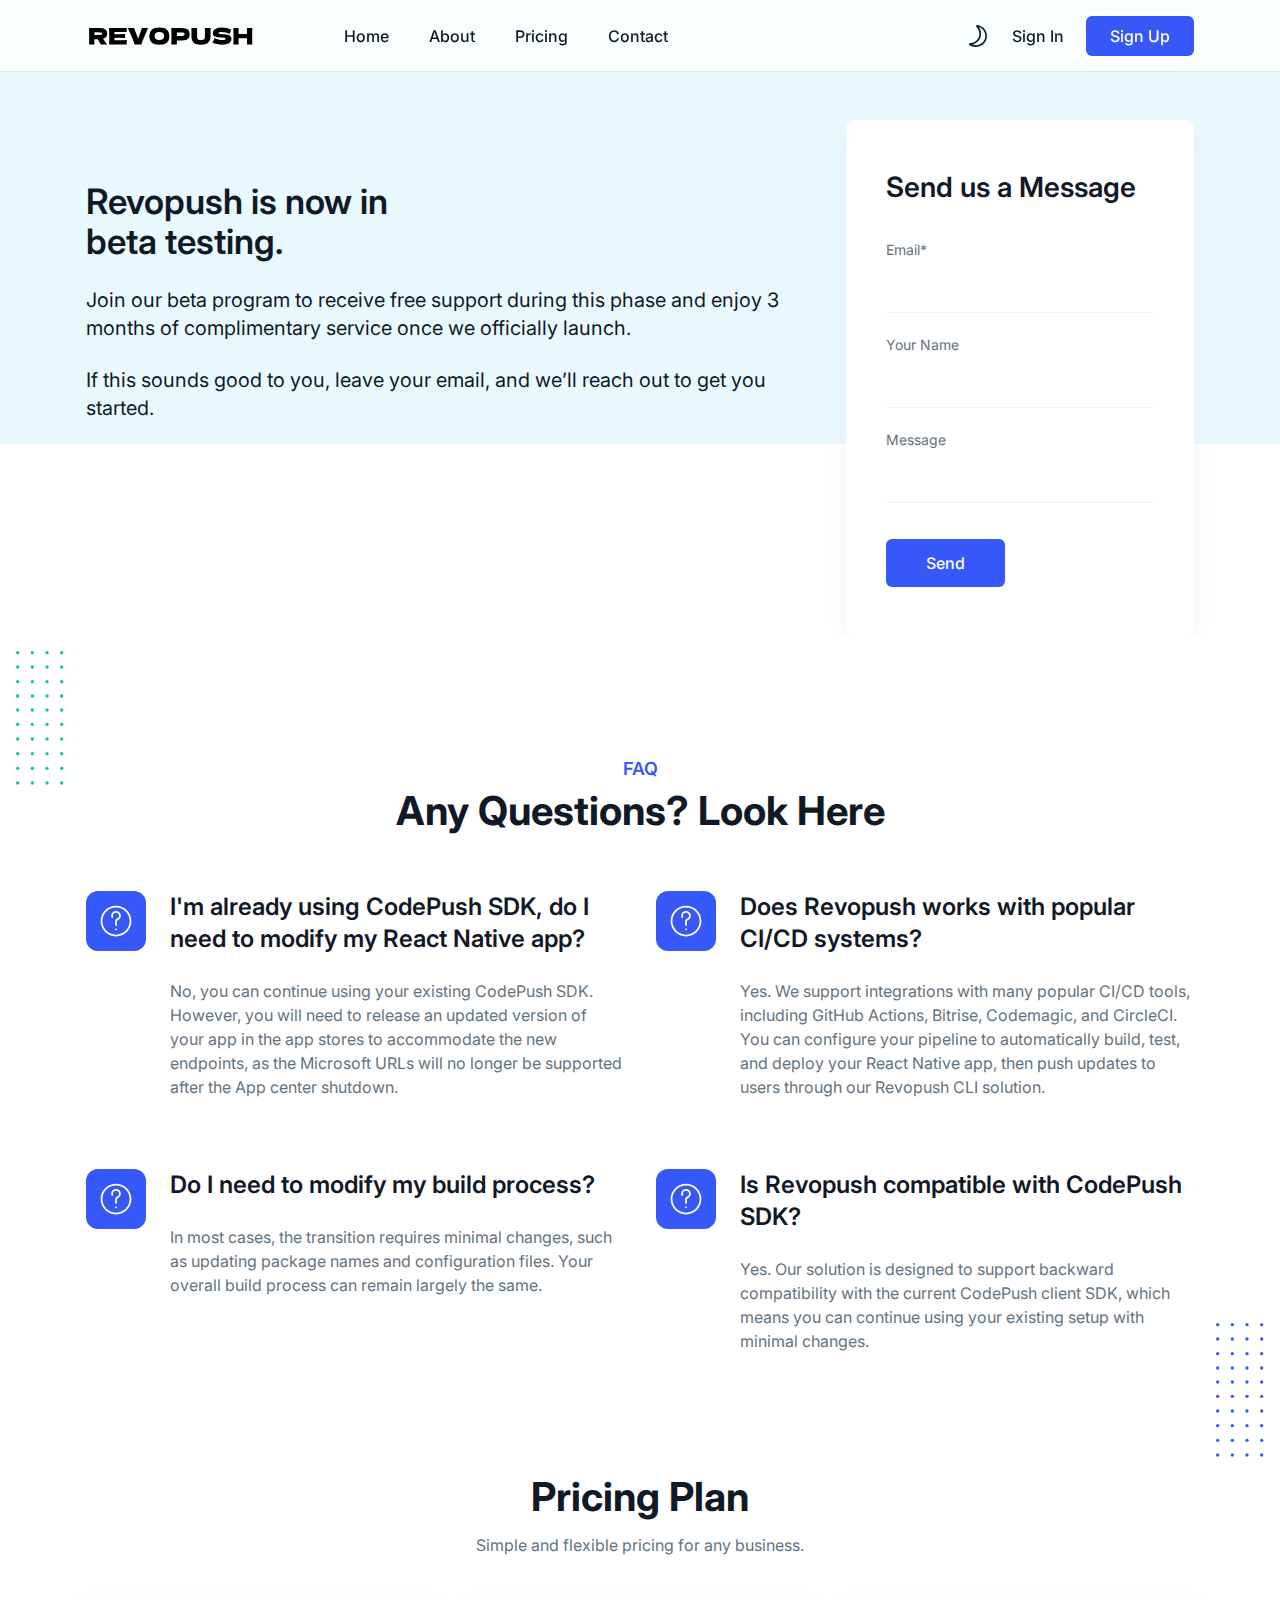
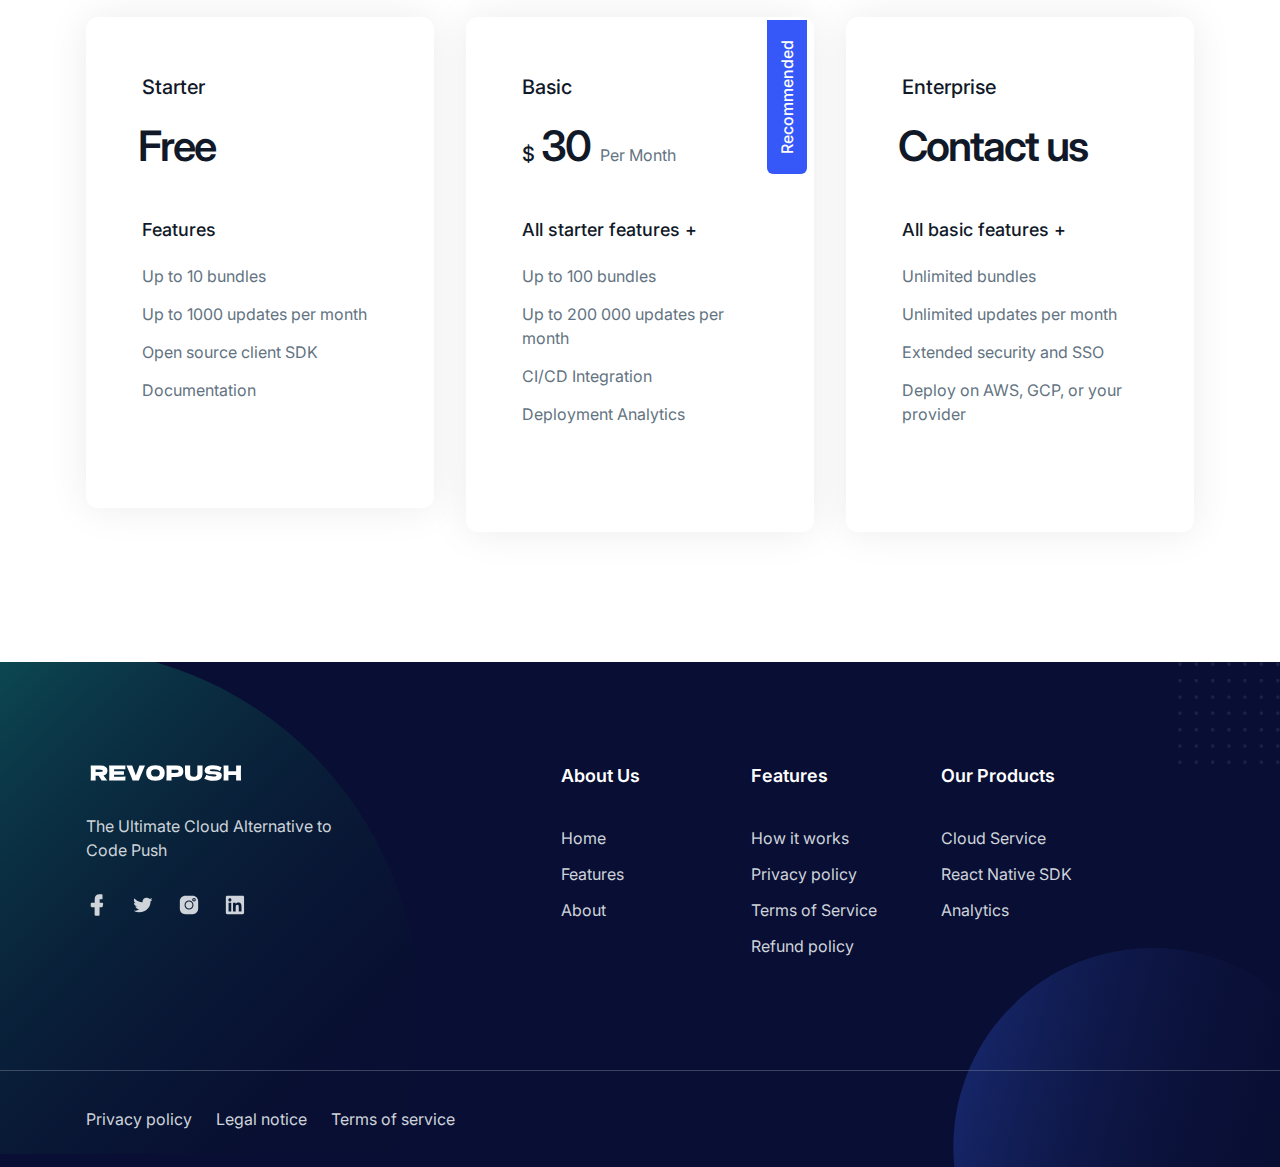
<file: docs/pricing.html>
<!DOCTYPE html>
<html lang="en" class="scroll-smooth">
<head>
  <meta charset="UTF-8" />
  <meta http-equiv="X-UA-Compatible" content="IE=edge" />
  <meta name="viewport" content="width=device-width, initial-scale=1.0" />
  <title>
    Revopush | Cloud Alternative to App Center CodePush
  </title>
  <meta name="description" content="React Native app updates with real-time, over-the-air (OTA) deployments. Fully compatible with App Center CodePush, our SaaS solution is the perfect alternative, ensuring instant updates, quick security patches, and seamless user experiences—no delays, no friction.">
  <meta property="og:title" content="Revopush | Cloud Alternative to App Center CodePush">
  <meta property="og:site_name" content=Revopush>
  <meta property="og:url" content=https://revopush.org/>
  <meta property="og:description" content="React Native app updates with real-time, over-the-air (OTA) deployments. Fully compatible with App Center CodePush, our SaaS solution is the perfect alternative, ensuring instant updates, quick security patches, and seamless user experiences—no delays, no friction.">
  <meta property="og:type" content=website>
  <meta property="og:image" content="">
  <link
          rel="shortcut icon"
          href="assets/images/favicon.png"
          type="image/x-icon"
  />
  <link rel="stylesheet" href="assets/css/swiper-bundle.min.css" />
  <link rel="stylesheet" href="assets/css/animate.css" />
  <link rel="stylesheet" href="assets/css/tailwind.css" />

  <!-- ==== WOW JS ==== -->
<!--  <script src="assets/js/wow.min.js"></script>-->
<!--  <script>-->
<!--      new WOW().init();-->
<!--  </script>-->
  <!-- Google tag (gtag.js) -->
  <script async src="https://www.googletagmanager.com/gtag/js?id=AW-11497466208"></script>
  <script>
      window.dataLayer = window.dataLayer || [];
      function gtag(){dataLayer.push(arguments);}
      gtag('js', new Date());

      gtag('config', 'AW-11497466208');
  </script>
</head>

<script>
    function gtag_report_conversion(url) {
        var callback = function () {
            if (typeof(url) != 'undefined') {
                window.location = url;
            }
        };
        gtag('event', 'conversion', {
            'send_to': 'AW-11497466208/0GpMCOry6PcZEODSteoq',
            'event_callback': callback
        });
        return false;
    }
</script>

<body>
<!-- ====== Navbar Section Start -->
<div
        class="ud-header left-0 top-0 z-40 flex w-full items-center bg-transparent sticky"
>
  <div class="container">
    <div class="relative -mx-4 flex items-center justify-between">
      <div class="w-60 max-w-full px-4">
        <a href="index.html" class="navbar-logo block w-full py-5">
          <img
                  src="assets/images/logo/logo-1.svg"
                  alt="logo"
                  class="header-logo w-full"
          />
        </a>
      </div>
      <div class="flex w-full items-center justify-between px-4">
        <div>
          <button
                  id="navbarToggler"
                  class="absolute right-4 top-1/2 block -translate-y-1/2 rounded-lg px-3 py-[6px] ring-primary focus:ring-2 lg:hidden"
          >
                <span
                        class="relative my-[6px] block h-[2px] w-[30px] bg-white"
                ></span>
            <span
                    class="relative my-[6px] block h-[2px] w-[30px] bg-white"
            ></span>
            <span
                    class="relative my-[6px] block h-[2px] w-[30px] bg-white"
            ></span>
          </button>
          <nav
                  id="navbarCollapse"
                  class="absolute right-4 top-full hidden w-full max-w-[250px] rounded-lg bg-white py-5 shadow-lg dark:bg-dark-2 lg:static lg:block lg:w-full lg:max-w-full lg:bg-transparent lg:px-4 lg:py-0 lg:shadow-none dark:lg:bg-transparent xl:px-6"
          >
            <ul class="blcok lg:flex 2xl:ml-20">
              <li class="group relative">
                <a
                        href="index.html"
                        class="ud-menu-scroll mx-8 flex py-2 text-base font-medium text-dark group-hover:text-primary dark:text-white lg:mr-0 lg:inline-flex lg:px-0 lg:py-6 lg:text-white lg:group-hover:text-white lg:group-hover:opacity-70"
                >
                  Home
                </a>
              </li>
              <li class="group relative">
                <a
                        href="index.html#about"
                        class="ud-menu-scroll mx-8 flex py-2 text-base font-medium text-dark group-hover:text-primary dark:text-white lg:ml-7 lg:mr-0 lg:inline-flex lg:px-0 lg:py-6 lg:text-white lg:group-hover:text-white lg:group-hover:opacity-70 xl:ml-10"
                >
                  About
                </a>
              </li>
              <li class="group relative">
                <a
                        href="index.html#pricing"
                        class="ud-menu-scroll mx-8 flex py-2 text-base font-medium text-dark group-hover:text-primary dark:text-white lg:ml-7 lg:mr-0 lg:inline-flex lg:px-0 lg:py-6 lg:text-white lg:group-hover:text-white lg:group-hover:opacity-70 xl:ml-10"
                >
                  Pricing
                </a>
              </li>
              <!--                  <li class="group relative">-->
              <!--                    <a-->
              <!--                      href="#team"-->
              <!--                      class="ud-menu-scroll mx-8 flex py-2 text-base font-medium text-dark group-hover:text-primary dark:text-white lg:ml-7 lg:mr-0 lg:inline-flex lg:px-0 lg:py-6 lg:text-white lg:group-hover:text-white lg:group-hover:opacity-70 xl:ml-10"-->
              <!--                    >-->
              <!--                      Team-->
              <!--                    </a>-->
              <!--                  </li>-->
              <li class="group relative">
                <a
                        href="#contact"
                        class="ud-menu-scroll mx-8 flex py-2 text-base font-medium text-dark group-hover:text-primary dark:text-white lg:ml-7 lg:mr-0 lg:inline-flex lg:px-0 lg:py-6 lg:text-white lg:group-hover:text-white lg:group-hover:opacity-70 xl:ml-10"
                >
                  Contact
                </a>
              </li>
            </ul>
          </nav>
        </div>
        <div class="flex items-center justify-end pr-16 lg:pr-0">
          <label
                  for="themeSwitcher"
                  class="inline-flex cursor-pointer items-center"
                  aria-label="themeSwitcher"
                  name="themeSwitcher"
          >
            <input
                    type="checkbox"
                    name="themeSwitcher"
                    id="themeSwitcher"
                    class="sr-only"
            />
            <span class="block text-white dark:hidden">
                  <svg
                          class="fill-current"
                          width="24"
                          height="24"
                          viewBox="0 0 24 24"
                          fill="none"
                          xmlns="http://www.w3.org/2000/svg"
                  >
                    <path
                            d="M13.3125 1.50001C12.675 1.31251 12.0375 1.16251 11.3625 1.05001C10.875 0.975006 10.35 1.23751 10.1625 1.68751C9.93751 2.13751 10.05 2.70001 10.425 3.00001C13.0875 5.47501 14.0625 9.11251 12.975 12.525C11.775 16.3125 8.25001 18.975 4.16251 19.0875C3.63751 19.0875 3.22501 19.425 3.07501 19.9125C2.92501 20.4 3.15001 20.925 3.56251 21.1875C4.50001 21.75 5.43751 22.2 6.37501 22.5C7.46251 22.8375 8.58751 22.9875 9.71251 22.9875C11.625 22.9875 13.5 22.5 15.1875 21.5625C17.85 20.1 19.725 17.7375 20.55 14.8875C22.1625 9.26251 18.975 3.37501 13.3125 1.50001ZM18.9375 14.4C18.2625 16.8375 16.6125 18.825 14.4 20.0625C12.075 21.3375 9.41251 21.6 6.90001 20.85C6.63751 20.775 6.33751 20.6625 6.07501 20.55C10.05 19.7625 13.35 16.9125 14.5875 13.0125C15.675 9.56251 15 5.92501 12.7875 3.07501C17.5875 4.68751 20.2875 9.67501 18.9375 14.4Z"
                    />
                  </svg>
                </span>
            <span class="hidden text-white dark:block">
                  <svg
                          class="fill-current"
                          width="24"
                          height="24"
                          viewBox="0 0 24 24"
                          fill="none"
                          xmlns="http://www.w3.org/2000/svg"
                  >
                    <g clip-path="url(#clip0_2172_3070)">
                      <path
                              d="M12 6.89999C9.18752 6.89999 6.90002 9.18749 6.90002 12C6.90002 14.8125 9.18752 17.1 12 17.1C14.8125 17.1 17.1 14.8125 17.1 12C17.1 9.18749 14.8125 6.89999 12 6.89999ZM12 15.4125C10.125 15.4125 8.58752 13.875 8.58752 12C8.58752 10.125 10.125 8.58749 12 8.58749C13.875 8.58749 15.4125 10.125 15.4125 12C15.4125 13.875 13.875 15.4125 12 15.4125Z"
                      />
                      <path
                              d="M12 4.2375C12.45 4.2375 12.8625 3.8625 12.8625 3.375V1.5C12.8625 1.05 12.4875 0.637497 12 0.637497C11.55 0.637497 11.1375 1.0125 11.1375 1.5V3.4125C11.175 3.8625 11.55 4.2375 12 4.2375Z"
                      />
                      <path
                              d="M12 19.7625C11.55 19.7625 11.1375 20.1375 11.1375 20.625V22.5C11.1375 22.95 11.5125 23.3625 12 23.3625C12.45 23.3625 12.8625 22.9875 12.8625 22.5V20.5875C12.8625 20.1375 12.45 19.7625 12 19.7625Z"
                      />
                      <path
                              d="M18.1125 6.74999C18.3375 6.74999 18.5625 6.67499 18.7125 6.48749L19.9125 5.28749C20.25 4.94999 20.25 4.42499 19.9125 4.08749C19.575 3.74999 19.05 3.74999 18.7125 4.08749L17.5125 5.28749C17.175 5.62499 17.175 6.14999 17.5125 6.48749C17.6625 6.67499 17.8875 6.74999 18.1125 6.74999Z"
                      />
                      <path
                              d="M5.32501 17.5125L4.12501 18.675C3.78751 19.0125 3.78751 19.5375 4.12501 19.875C4.27501 20.025 4.50001 20.1375 4.72501 20.1375C4.95001 20.1375 5.17501 20.0625 5.32501 19.875L6.52501 18.675C6.86251 18.3375 6.86251 17.8125 6.52501 17.475C6.18751 17.175 5.62501 17.175 5.32501 17.5125Z"
                      />
                      <path
                              d="M22.5 11.175H20.5875C20.1375 11.175 19.725 11.55 19.725 12.0375C19.725 12.4875 20.1 12.9 20.5875 12.9H22.5C22.95 12.9 23.3625 12.525 23.3625 12.0375C23.3625 11.55 22.95 11.175 22.5 11.175Z"
                      />
                      <path
                              d="M4.23751 12C4.23751 11.55 3.86251 11.1375 3.37501 11.1375H1.50001C1.05001 11.1375 0.637512 11.5125 0.637512 12C0.637512 12.45 1.01251 12.8625 1.50001 12.8625H3.41251C3.86251 12.8625 4.23751 12.45 4.23751 12Z"
                      />
                      <path
                              d="M18.675 17.5125C18.3375 17.175 17.8125 17.175 17.475 17.5125C17.1375 17.85 17.1375 18.375 17.475 18.7125L18.675 19.9125C18.825 20.0625 19.05 20.175 19.275 20.175C19.5 20.175 19.725 20.1 19.875 19.9125C20.2125 19.575 20.2125 19.05 19.875 18.7125L18.675 17.5125Z"
                      />
                      <path
                              d="M5.32501 4.125C4.98751 3.7875 4.46251 3.7875 4.12501 4.125C3.78751 4.4625 3.78751 4.9875 4.12501 5.325L5.32501 6.525C5.47501 6.675 5.70001 6.7875 5.92501 6.7875C6.15001 6.7875 6.37501 6.7125 6.52501 6.525C6.86251 6.1875 6.86251 5.6625 6.52501 5.325L5.32501 4.125Z"
                      />
                    </g>
                    <defs>
                      <clipPath id="clip0_2172_3070">
                        <rect width="24" height="24" fill="white" />
                      </clipPath>
                    </defs>
                  </svg>
                </span>
          </label>
          <div class="hidden sm:flex">
            <a
                    href="#"
                    class="loginBtn px-[22px] py-2 text-base font-medium text-white hover:opacity-70"
            >
              Sign In
            </a>
            <a
                    href="#"
                    class="signUpBtn rounded-md bg-white bg-opacity-20 px-6 py-2 text-base font-medium text-white duration-300 ease-in-out hover:bg-opacity-100 hover:text-dark"
            >
              Sign Up
            </a>
          </div>
        </div>
      </div>
    </div>
  </div>
</div>

<!-- ====== Contact Start ====== -->
<section id="contact" class="relative pt-20 md:pt-[120px]">
  <div class="absolute top-0 left-0 -z-[1] w-full dark:bg-dark h-full"></div>
  <div class="absolute top-0 left-0 -z-[1] w-full bg-[#E9F9FF] dark:bg-dark-700" style="height: 70%;"></div>
  <div class="container px-4">
    <div class="flex flex-wrap items-center -mx-4">
      <div class="w-full px-4 lg:w-7/12 xl:w-8/12">
        <div class="ud-contact-content-wrapper">
          <div class="ud-contact-title mb-12 lg:mb-[150px]">
            <h2 class="max-w-[360px] text-[35px] leading-[1.14] font-semibold text-dark dark:text-white">
              Revopush is now in beta testing.
            </h2>
              <span class="block mb-6 text-2xl text-dark dark:text-white">
              </span>

            <span class="block mb-6 text-xl text-dark dark:text-white">
                Join our beta program to receive free support during this phase and enjoy 3 months of complimentary service once we officially launch.
              </span>
            <span class="block mb-6 text-xl text-dark dark:text-white">
                If this sounds good to you, leave your email, and we’ll reach out to get you started.
              </span>
          </div>
        </div>
      </div>
      <div class="w-full px-4 lg:w-5/12 xl:w-4/12">
        <div
                class="wow fadeInUp rounded-lg bg-white dark:bg-dark-2 py-10 px-8 shadow-testimonial dark:shadow-none sm:py-12 sm:px-10 md:p-[60px] lg:p-10 lg:py-12 lg:px-10 2xl:p-[60px]"
                data-wow-delay=".2s
                ">
          <h3 class="mb-8 text-2xl font-semibold md:text-[28px] md:leading-[1.42] text-dark dark:text-white">
            Send us a Message
          </h3>
          <form id="leadForm"  method="POST" action="https://formspree.io/f/mqakbrye">
            <div class="mb-[22px]">
              <label for="email" class="block mb-4 text-sm text-body-color dark:text-dark-6">Email*</label>
              <input type="email" name="email" placeholder=""
                     class="bg-transparent w-full text-body-color dark:text-dark-6 placeholder:text-body-color/60 border-0 border-b border-[#f1f1f1] dark:border-dark-3 pb-3 focus:border-primary focus:outline-none" />
            </div>
            <div class="mb-[22px]">
              <label for="name" class="block mb-4 text-sm text-body-color dark:text-dark-6">Your Name</label>
              <input name="name" placeholder=""
                     class="bg-transparent w-full text-body-color dark:text-dark-6 placeholder:text-body-color/60 border-0 border-b border-[#f1f1f1] dark:border-dark-3 pb-3 focus:border-primary focus:outline-none" />
            </div>
            <div class="mb-[30px]">
              <label for="message" class="block mb-4 text-sm text-body-color dark:text-dark-6">Message</label>
              <textarea name="message" rows="1" placeholder=""
                        class="bg-transparent w-full text-body-color dark:text-dark-6 placeholder:text-body-color/60 resize-none border-0 border-b border-[#f1f1f1] dark:border-dark-3 pb-3 focus:border-primary focus:outline-none"></textarea>
            </div>
            <div class="mb-0">
              <button id="submitButton" type="submit"
                      class="inline-flex items-center justify-center px-10 py-3 text-base font-medium text-white transition duration-300 ease-in-out rounded-md bg-primary hover:bg-blue-dark">
                Send
              </button>
            </div>
          </form>
        </div>
      </div>
    </div>
  </div>
</section>
<!-- ====== Contact End ====== -->

<!-- ====== Navbar Section End -->

<!-- ====== Hero Section Start -->

<!-- ====== Hero Section End -->

<!-- ====== Features Section Start -->
<!-- ====== Features Section End -->

<!-- ====== CTA Section Start -->
<!-- ====== CTA Section End -->

<!-- ====== FAQ Section Start -->
<section id="faq"
         class="relative z-20 overflow-hidden bg-white pb-8 pt-20 dark:bg-dark lg:pb-[50px] lg:pt-[120px]"
>
  <div class="container mx-auto">
    <div class="-mx-4 flex flex-wrap">
      <div class="w-full px-4">
        <div class="mx-auto mb-[60px] max-w-[520px] text-center">
              <span class="mb-2 block text-lg font-semibold text-primary">
                FAQ
              </span>
          <h2
                  class="mb-3 text-3xl font-bold leading-[1.2] text-dark dark:text-white sm:text-4xl md:text-[40px]"
          >
            Any Questions? Look Here
          </h2>
          <p
                  class="mx-auto max-w-[485px] text-base text-body-color dark:text-dark-6"
          >

          </p>
        </div>
      </div>
    </div>
    <div class="-mx-4 flex flex-wrap">
      <div class="w-full px-4 lg:w-1/2">
        <div class="mb-12 flex lg:mb-[70px]">
          <div
                  class="mr-4 flex h-[50px] w-full max-w-[50px] items-center justify-center rounded-xl bg-primary text-white sm:mr-6 sm:h-[60px] sm:max-w-[60px]"
          >
            <svg
                    width="32"
                    height="32"
                    viewBox="0 0 34 34"
                    class="fill-current"
            >
              <path
                      d="M17.0008 0.690674C7.96953 0.690674 0.691406 7.9688 0.691406 17C0.691406 26.0313 7.96953 33.3625 17.0008 33.3625C26.032 33.3625 33.3633 26.0313 33.3633 17C33.3633 7.9688 26.032 0.690674 17.0008 0.690674ZM17.0008 31.5032C9.03203 31.5032 2.55078 24.9688 2.55078 17C2.55078 9.0313 9.03203 2.55005 17.0008 2.55005C24.9695 2.55005 31.5039 9.0313 31.5039 17C31.5039 24.9688 24.9695 31.5032 17.0008 31.5032Z"
              />
              <path
                      d="M17.9039 6.32194C16.3633 6.05631 14.8227 6.48131 13.707 7.43756C12.5383 8.39381 11.8477 9.82819 11.8477 11.3688C11.8477 11.9532 11.9539 12.5376 12.1664 13.0688C12.3258 13.5469 12.857 13.8126 13.3352 13.6532C13.8133 13.4938 14.0789 12.9626 13.9195 12.4844C13.8133 12.1126 13.707 11.7938 13.707 11.3688C13.707 10.4126 14.132 9.50944 14.8758 8.87194C15.6195 8.23444 16.5758 7.96881 17.5852 8.18131C18.9133 8.39381 19.9758 9.50944 20.1883 10.7844C20.4539 12.3251 19.657 13.8126 18.2227 14.3969C16.8945 14.9282 16.0445 16.2563 16.0445 17.7969V21.1969C16.0445 21.7282 16.4695 22.1532 17.0008 22.1532C17.532 22.1532 17.957 21.7282 17.957 21.1969V17.7969C17.957 17.0532 18.382 16.3626 18.9664 16.1501C21.1977 15.2469 22.4727 12.9094 22.0477 10.4657C21.6758 8.39381 19.9758 6.69381 17.9039 6.32194Z"
              />
              <path
                      d="M17.0531 24.8625H16.8937C16.3625 24.8625 15.9375 25.2875 15.9375 25.8188C15.9375 26.35 16.3625 26.7751 16.8937 26.7751H17.0531C17.5844 26.7751 18.0094 26.35 18.0094 25.8188C18.0094 25.2875 17.5844 24.8625 17.0531 24.8625Z"
              />
            </svg>
          </div>
          <div class="w-full">
            <h3
                    class="mb-6 text-xl font-semibold text-dark dark:text-white sm:text-2xl lg:text-xl xl:text-2xl"
            >
              I'm already using CodePush SDK, do I need to modify my React Native app?
            </h3>
            <p class="text-base text-body-color dark:text-dark-6">
              No, you can continue using your existing CodePush SDK.
              However, you will need to release an updated version of your app in the app stores
              to accommodate the new endpoints, as the Microsoft URLs will no longer be supported after the
              App center shutdown.
            </p>
          </div>
        </div>
        <div class="mb-12 flex lg:mb-[70px]">
          <div
                  class="mr-4 flex h-[50px] w-full max-w-[50px] items-center justify-center rounded-xl bg-primary text-white sm:mr-6 sm:h-[60px] sm:max-w-[60px]"
          >
            <svg
                    width="32"
                    height="32"
                    viewBox="0 0 34 34"
                    class="fill-current"
            >
              <path
                      d="M17.0008 0.690674C7.96953 0.690674 0.691406 7.9688 0.691406 17C0.691406 26.0313 7.96953 33.3625 17.0008 33.3625C26.032 33.3625 33.3633 26.0313 33.3633 17C33.3633 7.9688 26.032 0.690674 17.0008 0.690674ZM17.0008 31.5032C9.03203 31.5032 2.55078 24.9688 2.55078 17C2.55078 9.0313 9.03203 2.55005 17.0008 2.55005C24.9695 2.55005 31.5039 9.0313 31.5039 17C31.5039 24.9688 24.9695 31.5032 17.0008 31.5032Z"
              />
              <path
                      d="M17.9039 6.32194C16.3633 6.05631 14.8227 6.48131 13.707 7.43756C12.5383 8.39381 11.8477 9.82819 11.8477 11.3688C11.8477 11.9532 11.9539 12.5376 12.1664 13.0688C12.3258 13.5469 12.857 13.8126 13.3352 13.6532C13.8133 13.4938 14.0789 12.9626 13.9195 12.4844C13.8133 12.1126 13.707 11.7938 13.707 11.3688C13.707 10.4126 14.132 9.50944 14.8758 8.87194C15.6195 8.23444 16.5758 7.96881 17.5852 8.18131C18.9133 8.39381 19.9758 9.50944 20.1883 10.7844C20.4539 12.3251 19.657 13.8126 18.2227 14.3969C16.8945 14.9282 16.0445 16.2563 16.0445 17.7969V21.1969C16.0445 21.7282 16.4695 22.1532 17.0008 22.1532C17.532 22.1532 17.957 21.7282 17.957 21.1969V17.7969C17.957 17.0532 18.382 16.3626 18.9664 16.1501C21.1977 15.2469 22.4727 12.9094 22.0477 10.4657C21.6758 8.39381 19.9758 6.69381 17.9039 6.32194Z"
              />
              <path
                      d="M17.0531 24.8625H16.8937C16.3625 24.8625 15.9375 25.2875 15.9375 25.8188C15.9375 26.35 16.3625 26.7751 16.8937 26.7751H17.0531C17.5844 26.7751 18.0094 26.35 18.0094 25.8188C18.0094 25.2875 17.5844 24.8625 17.0531 24.8625Z"
              />
            </svg>
          </div>
          <div class="w-full">
            <h3
                    class="mb-6 text-xl font-semibold text-dark dark:text-white sm:text-2xl lg:text-xl xl:text-2xl"
            >
              Do I need to modify my build process?
            </h3>
            <p class="text-base text-body-color dark:text-dark-6">


              In most cases, the transition requires minimal changes, such as updating package names and configuration files.
              Your overall build process can remain largely the same.
            </p>
          </div>
        </div>
      </div>
      <div class="w-full px-4 lg:w-1/2">
        <div class="mb-12 flex lg:mb-[70px]">
          <div
                  class="mr-4 flex h-[50px] w-full max-w-[50px] items-center justify-center rounded-xl bg-primary text-white sm:mr-6 sm:h-[60px] sm:max-w-[60px]"
          >
            <svg
                    width="32"
                    height="32"
                    viewBox="0 0 34 34"
                    class="fill-current"
            >
              <path
                      d="M17.0008 0.690674C7.96953 0.690674 0.691406 7.9688 0.691406 17C0.691406 26.0313 7.96953 33.3625 17.0008 33.3625C26.032 33.3625 33.3633 26.0313 33.3633 17C33.3633 7.9688 26.032 0.690674 17.0008 0.690674ZM17.0008 31.5032C9.03203 31.5032 2.55078 24.9688 2.55078 17C2.55078 9.0313 9.03203 2.55005 17.0008 2.55005C24.9695 2.55005 31.5039 9.0313 31.5039 17C31.5039 24.9688 24.9695 31.5032 17.0008 31.5032Z"
              />
              <path
                      d="M17.9039 6.32194C16.3633 6.05631 14.8227 6.48131 13.707 7.43756C12.5383 8.39381 11.8477 9.82819 11.8477 11.3688C11.8477 11.9532 11.9539 12.5376 12.1664 13.0688C12.3258 13.5469 12.857 13.8126 13.3352 13.6532C13.8133 13.4938 14.0789 12.9626 13.9195 12.4844C13.8133 12.1126 13.707 11.7938 13.707 11.3688C13.707 10.4126 14.132 9.50944 14.8758 8.87194C15.6195 8.23444 16.5758 7.96881 17.5852 8.18131C18.9133 8.39381 19.9758 9.50944 20.1883 10.7844C20.4539 12.3251 19.657 13.8126 18.2227 14.3969C16.8945 14.9282 16.0445 16.2563 16.0445 17.7969V21.1969C16.0445 21.7282 16.4695 22.1532 17.0008 22.1532C17.532 22.1532 17.957 21.7282 17.957 21.1969V17.7969C17.957 17.0532 18.382 16.3626 18.9664 16.1501C21.1977 15.2469 22.4727 12.9094 22.0477 10.4657C21.6758 8.39381 19.9758 6.69381 17.9039 6.32194Z"
              />
              <path
                      d="M17.0531 24.8625H16.8937C16.3625 24.8625 15.9375 25.2875 15.9375 25.8188C15.9375 26.35 16.3625 26.7751 16.8937 26.7751H17.0531C17.5844 26.7751 18.0094 26.35 18.0094 25.8188C18.0094 25.2875 17.5844 24.8625 17.0531 24.8625Z"
              />
            </svg>
          </div>
          <div class="w-full">
            <h3
                    class="mb-6 text-xl font-semibold text-dark dark:text-white sm:text-2xl lg:text-xl xl:text-2xl"
            >
              Does Revopush works with popular CI/CD systems?
            </h3>
            <p class="text-base text-body-color dark:text-dark-6">
              Yes. We support integrations with many popular CI/CD tools, including GitHub Actions, Bitrise,
              Codemagic, and CircleCI. You can configure your pipeline to automatically build, test, and deploy your React Native app,
              then push updates to users through our Revopush CLI solution.
            </p>
          </div>
        </div>
        <div class="mb-12 flex lg:mb-[70px]">
          <div
                  class="mr-4 flex h-[50px] w-full max-w-[50px] items-center justify-center rounded-xl bg-primary text-white sm:mr-6 sm:h-[60px] sm:max-w-[60px]"
          >
            <svg
                    width="32"
                    height="32"
                    viewBox="0 0 34 34"
                    class="fill-current"
            >
              <path
                      d="M17.0008 0.690674C7.96953 0.690674 0.691406 7.9688 0.691406 17C0.691406 26.0313 7.96953 33.3625 17.0008 33.3625C26.032 33.3625 33.3633 26.0313 33.3633 17C33.3633 7.9688 26.032 0.690674 17.0008 0.690674ZM17.0008 31.5032C9.03203 31.5032 2.55078 24.9688 2.55078 17C2.55078 9.0313 9.03203 2.55005 17.0008 2.55005C24.9695 2.55005 31.5039 9.0313 31.5039 17C31.5039 24.9688 24.9695 31.5032 17.0008 31.5032Z"
              />
              <path
                      d="M17.9039 6.32194C16.3633 6.05631 14.8227 6.48131 13.707 7.43756C12.5383 8.39381 11.8477 9.82819 11.8477 11.3688C11.8477 11.9532 11.9539 12.5376 12.1664 13.0688C12.3258 13.5469 12.857 13.8126 13.3352 13.6532C13.8133 13.4938 14.0789 12.9626 13.9195 12.4844C13.8133 12.1126 13.707 11.7938 13.707 11.3688C13.707 10.4126 14.132 9.50944 14.8758 8.87194C15.6195 8.23444 16.5758 7.96881 17.5852 8.18131C18.9133 8.39381 19.9758 9.50944 20.1883 10.7844C20.4539 12.3251 19.657 13.8126 18.2227 14.3969C16.8945 14.9282 16.0445 16.2563 16.0445 17.7969V21.1969C16.0445 21.7282 16.4695 22.1532 17.0008 22.1532C17.532 22.1532 17.957 21.7282 17.957 21.1969V17.7969C17.957 17.0532 18.382 16.3626 18.9664 16.1501C21.1977 15.2469 22.4727 12.9094 22.0477 10.4657C21.6758 8.39381 19.9758 6.69381 17.9039 6.32194Z"
              />
              <path
                      d="M17.0531 24.8625H16.8937C16.3625 24.8625 15.9375 25.2875 15.9375 25.8188C15.9375 26.35 16.3625 26.7751 16.8937 26.7751H17.0531C17.5844 26.7751 18.0094 26.35 18.0094 25.8188C18.0094 25.2875 17.5844 24.8625 17.0531 24.8625Z"
              />
            </svg>
          </div>
          <div class="w-full">
            <h3
                    class="mb-6 text-xl font-semibold text-dark dark:text-white sm:text-2xl lg:text-xl xl:text-2xl"
            >
              Is Revopush compatible with CodePush SDK?
            </h3>
            <p class="text-base text-body-color dark:text-dark-6">
              Yes. Our solution is designed to support backward compatibility with the current CodePush client SDK, which means you can continue using your existing setup with minimal changes.
            </p>
          </div>
        </div>
      </div>
    </div>
  </div>
  <div>
        <span class="absolute left-4 top-4 -z-[1]">
          <svg
                  width="48"
                  height="134"
                  viewBox="0 0 48 134"
                  fill="none"
                  xmlns="http://www.w3.org/2000/svg"
          >
            <circle
                    cx="45.6673"
                    cy="132"
                    r="1.66667"
                    transform="rotate(180 45.6673 132)"
                    fill="#13C296"
            />
            <circle
                    cx="45.6673"
                    cy="117.333"
                    r="1.66667"
                    transform="rotate(180 45.6673 117.333)"
                    fill="#13C296"
            />
            <circle
                    cx="45.6673"
                    cy="102.667"
                    r="1.66667"
                    transform="rotate(180 45.6673 102.667)"
                    fill="#13C296"
            />
            <circle
                    cx="45.6673"
                    cy="88.0001"
                    r="1.66667"
                    transform="rotate(180 45.6673 88.0001)"
                    fill="#13C296"
            />
            <circle
                    cx="45.6673"
                    cy="73.3335"
                    r="1.66667"
                    transform="rotate(180 45.6673 73.3335)"
                    fill="#13C296"
            />
            <circle
                    cx="45.6673"
                    cy="45.0001"
                    r="1.66667"
                    transform="rotate(180 45.6673 45.0001)"
                    fill="#13C296"
            />
            <circle
                    cx="45.6673"
                    cy="16.0001"
                    r="1.66667"
                    transform="rotate(180 45.6673 16.0001)"
                    fill="#13C296"
            />
            <circle
                    cx="45.6673"
                    cy="59.0001"
                    r="1.66667"
                    transform="rotate(180 45.6673 59.0001)"
                    fill="#13C296"
            />
            <circle
                    cx="45.6673"
                    cy="30.6668"
                    r="1.66667"
                    transform="rotate(180 45.6673 30.6668)"
                    fill="#13C296"
            />
            <circle
                    cx="45.6673"
                    cy="1.66683"
                    r="1.66667"
                    transform="rotate(180 45.6673 1.66683)"
                    fill="#13C296"
            />
            <circle
                    cx="31.0013"
                    cy="132"
                    r="1.66667"
                    transform="rotate(180 31.0013 132)"
                    fill="#13C296"
            />
            <circle
                    cx="31.0013"
                    cy="117.333"
                    r="1.66667"
                    transform="rotate(180 31.0013 117.333)"
                    fill="#13C296"
            />
            <circle
                    cx="31.0013"
                    cy="102.667"
                    r="1.66667"
                    transform="rotate(180 31.0013 102.667)"
                    fill="#13C296"
            />
            <circle
                    cx="31.0013"
                    cy="88.0001"
                    r="1.66667"
                    transform="rotate(180 31.0013 88.0001)"
                    fill="#13C296"
            />
            <circle
                    cx="31.0013"
                    cy="73.3335"
                    r="1.66667"
                    transform="rotate(180 31.0013 73.3335)"
                    fill="#13C296"
            />
            <circle
                    cx="31.0013"
                    cy="45.0001"
                    r="1.66667"
                    transform="rotate(180 31.0013 45.0001)"
                    fill="#13C296"
            />
            <circle
                    cx="31.0013"
                    cy="16.0001"
                    r="1.66667"
                    transform="rotate(180 31.0013 16.0001)"
                    fill="#13C296"
            />
            <circle
                    cx="31.0013"
                    cy="59.0001"
                    r="1.66667"
                    transform="rotate(180 31.0013 59.0001)"
                    fill="#13C296"
            />
            <circle
                    cx="31.0013"
                    cy="30.6668"
                    r="1.66667"
                    transform="rotate(180 31.0013 30.6668)"
                    fill="#13C296"
            />
            <circle
                    cx="31.0013"
                    cy="1.66683"
                    r="1.66667"
                    transform="rotate(180 31.0013 1.66683)"
                    fill="#13C296"
            />
            <circle
                    cx="16.3333"
                    cy="132"
                    r="1.66667"
                    transform="rotate(180 16.3333 132)"
                    fill="#13C296"
            />
            <circle
                    cx="16.3333"
                    cy="117.333"
                    r="1.66667"
                    transform="rotate(180 16.3333 117.333)"
                    fill="#13C296"
            />
            <circle
                    cx="16.3333"
                    cy="102.667"
                    r="1.66667"
                    transform="rotate(180 16.3333 102.667)"
                    fill="#13C296"
            />
            <circle
                    cx="16.3333"
                    cy="88.0001"
                    r="1.66667"
                    transform="rotate(180 16.3333 88.0001)"
                    fill="#13C296"
            />
            <circle
                    cx="16.3333"
                    cy="73.3335"
                    r="1.66667"
                    transform="rotate(180 16.3333 73.3335)"
                    fill="#13C296"
            />
            <circle
                    cx="16.3333"
                    cy="45.0001"
                    r="1.66667"
                    transform="rotate(180 16.3333 45.0001)"
                    fill="#13C296"
            />
            <circle
                    cx="16.3333"
                    cy="16.0001"
                    r="1.66667"
                    transform="rotate(180 16.3333 16.0001)"
                    fill="#13C296"
            />
            <circle
                    cx="16.3333"
                    cy="59.0001"
                    r="1.66667"
                    transform="rotate(180 16.3333 59.0001)"
                    fill="#13C296"
            />
            <circle
                    cx="16.3333"
                    cy="30.6668"
                    r="1.66667"
                    transform="rotate(180 16.3333 30.6668)"
                    fill="#13C296"
            />
            <circle
                    cx="16.3333"
                    cy="1.66683"
                    r="1.66667"
                    transform="rotate(180 16.3333 1.66683)"
                    fill="#13C296"
            />
            <circle
                    cx="1.66732"
                    cy="132"
                    r="1.66667"
                    transform="rotate(180 1.66732 132)"
                    fill="#13C296"
            />
            <circle
                    cx="1.66732"
                    cy="117.333"
                    r="1.66667"
                    transform="rotate(180 1.66732 117.333)"
                    fill="#13C296"
            />
            <circle
                    cx="1.66732"
                    cy="102.667"
                    r="1.66667"
                    transform="rotate(180 1.66732 102.667)"
                    fill="#13C296"
            />
            <circle
                    cx="1.66732"
                    cy="88.0001"
                    r="1.66667"
                    transform="rotate(180 1.66732 88.0001)"
                    fill="#13C296"
            />
            <circle
                    cx="1.66732"
                    cy="73.3335"
                    r="1.66667"
                    transform="rotate(180 1.66732 73.3335)"
                    fill="#13C296"
            />
            <circle
                    cx="1.66732"
                    cy="45.0001"
                    r="1.66667"
                    transform="rotate(180 1.66732 45.0001)"
                    fill="#13C296"
            />
            <circle
                    cx="1.66732"
                    cy="16.0001"
                    r="1.66667"
                    transform="rotate(180 1.66732 16.0001)"
                    fill="#13C296"
            />
            <circle
                    cx="1.66732"
                    cy="59.0001"
                    r="1.66667"
                    transform="rotate(180 1.66732 59.0001)"
                    fill="#13C296"
            />
            <circle
                    cx="1.66732"
                    cy="30.6668"
                    r="1.66667"
                    transform="rotate(180 1.66732 30.6668)"
                    fill="#13C296"
            />
            <circle
                    cx="1.66732"
                    cy="1.66683"
                    r="1.66667"
                    transform="rotate(180 1.66732 1.66683)"
                    fill="#13C296"
            />
          </svg>
        </span>
    <span class="absolute bottom-4 right-4 -z-[1]">
          <svg
                  width="48"
                  height="134"
                  viewBox="0 0 48 134"
                  fill="none"
                  xmlns="http://www.w3.org/2000/svg"
          >
            <circle
                    cx="45.6673"
                    cy="132"
                    r="1.66667"
                    transform="rotate(180 45.6673 132)"
                    fill="#3758F9"
            />
            <circle
                    cx="45.6673"
                    cy="117.333"
                    r="1.66667"
                    transform="rotate(180 45.6673 117.333)"
                    fill="#3758F9"
            />
            <circle
                    cx="45.6673"
                    cy="102.667"
                    r="1.66667"
                    transform="rotate(180 45.6673 102.667)"
                    fill="#3758F9"
            />
            <circle
                    cx="45.6673"
                    cy="88.0001"
                    r="1.66667"
                    transform="rotate(180 45.6673 88.0001)"
                    fill="#3758F9"
            />
            <circle
                    cx="45.6673"
                    cy="73.3333"
                    r="1.66667"
                    transform="rotate(180 45.6673 73.3333)"
                    fill="#3758F9"
            />
            <circle
                    cx="45.6673"
                    cy="45.0001"
                    r="1.66667"
                    transform="rotate(180 45.6673 45.0001)"
                    fill="#3758F9"
            />
            <circle
                    cx="45.6673"
                    cy="16.0001"
                    r="1.66667"
                    transform="rotate(180 45.6673 16.0001)"
                    fill="#3758F9"
            />
            <circle
                    cx="45.6673"
                    cy="59.0001"
                    r="1.66667"
                    transform="rotate(180 45.6673 59.0001)"
                    fill="#3758F9"
            />
            <circle
                    cx="45.6673"
                    cy="30.6668"
                    r="1.66667"
                    transform="rotate(180 45.6673 30.6668)"
                    fill="#3758F9"
            />
            <circle
                    cx="45.6673"
                    cy="1.66683"
                    r="1.66667"
                    transform="rotate(180 45.6673 1.66683)"
                    fill="#3758F9"
            />
            <circle
                    cx="31.0006"
                    cy="132"
                    r="1.66667"
                    transform="rotate(180 31.0006 132)"
                    fill="#3758F9"
            />
            <circle
                    cx="31.0006"
                    cy="117.333"
                    r="1.66667"
                    transform="rotate(180 31.0006 117.333)"
                    fill="#3758F9"
            />
            <circle
                    cx="31.0006"
                    cy="102.667"
                    r="1.66667"
                    transform="rotate(180 31.0006 102.667)"
                    fill="#3758F9"
            />
            <circle
                    cx="31.0006"
                    cy="88.0001"
                    r="1.66667"
                    transform="rotate(180 31.0006 88.0001)"
                    fill="#3758F9"
            />
            <circle
                    cx="31.0008"
                    cy="73.3333"
                    r="1.66667"
                    transform="rotate(180 31.0008 73.3333)"
                    fill="#3758F9"
            />
            <circle
                    cx="31.0008"
                    cy="45.0001"
                    r="1.66667"
                    transform="rotate(180 31.0008 45.0001)"
                    fill="#3758F9"
            />
            <circle
                    cx="31.0008"
                    cy="16.0001"
                    r="1.66667"
                    transform="rotate(180 31.0008 16.0001)"
                    fill="#3758F9"
            />
            <circle
                    cx="31.0008"
                    cy="59.0001"
                    r="1.66667"
                    transform="rotate(180 31.0008 59.0001)"
                    fill="#3758F9"
            />
            <circle
                    cx="31.0008"
                    cy="30.6668"
                    r="1.66667"
                    transform="rotate(180 31.0008 30.6668)"
                    fill="#3758F9"
            />
            <circle
                    cx="31.0008"
                    cy="1.66683"
                    r="1.66667"
                    transform="rotate(180 31.0008 1.66683)"
                    fill="#3758F9"
            />
            <circle
                    cx="16.3341"
                    cy="132"
                    r="1.66667"
                    transform="rotate(180 16.3341 132)"
                    fill="#3758F9"
            />
            <circle
                    cx="16.3341"
                    cy="117.333"
                    r="1.66667"
                    transform="rotate(180 16.3341 117.333)"
                    fill="#3758F9"
            />
            <circle
                    cx="16.3341"
                    cy="102.667"
                    r="1.66667"
                    transform="rotate(180 16.3341 102.667)"
                    fill="#3758F9"
            />
            <circle
                    cx="16.3341"
                    cy="88.0001"
                    r="1.66667"
                    transform="rotate(180 16.3341 88.0001)"
                    fill="#3758F9"
            />
            <circle
                    cx="16.3338"
                    cy="73.3333"
                    r="1.66667"
                    transform="rotate(180 16.3338 73.3333)"
                    fill="#3758F9"
            />
            <circle
                    cx="16.3338"
                    cy="45.0001"
                    r="1.66667"
                    transform="rotate(180 16.3338 45.0001)"
                    fill="#3758F9"
            />
            <circle
                    cx="16.3338"
                    cy="16.0001"
                    r="1.66667"
                    transform="rotate(180 16.3338 16.0001)"
                    fill="#3758F9"
            />
            <circle
                    cx="16.3338"
                    cy="59.0001"
                    r="1.66667"
                    transform="rotate(180 16.3338 59.0001)"
                    fill="#3758F9"
            />
            <circle
                    cx="16.3338"
                    cy="30.6668"
                    r="1.66667"
                    transform="rotate(180 16.3338 30.6668)"
                    fill="#3758F9"
            />
            <circle
                    cx="16.3338"
                    cy="1.66683"
                    r="1.66667"
                    transform="rotate(180 16.3338 1.66683)"
                    fill="#3758F9"
            />
            <circle
                    cx="1.66732"
                    cy="132"
                    r="1.66667"
                    transform="rotate(180 1.66732 132)"
                    fill="#3758F9"
            />
            <circle
                    cx="1.66732"
                    cy="117.333"
                    r="1.66667"
                    transform="rotate(180 1.66732 117.333)"
                    fill="#3758F9"
            />
            <circle
                    cx="1.66732"
                    cy="102.667"
                    r="1.66667"
                    transform="rotate(180 1.66732 102.667)"
                    fill="#3758F9"
            />
            <circle
                    cx="1.66732"
                    cy="88.0001"
                    r="1.66667"
                    transform="rotate(180 1.66732 88.0001)"
                    fill="#3758F9"
            />
            <circle
                    cx="1.66732"
                    cy="73.3333"
                    r="1.66667"
                    transform="rotate(180 1.66732 73.3333)"
                    fill="#3758F9"
            />
            <circle
                    cx="1.66732"
                    cy="45.0001"
                    r="1.66667"
                    transform="rotate(180 1.66732 45.0001)"
                    fill="#3758F9"
            />
            <circle
                    cx="1.66732"
                    cy="16.0001"
                    r="1.66667"
                    transform="rotate(180 1.66732 16.0001)"
                    fill="#3758F9"
            />
            <circle
                    cx="1.66732"
                    cy="59.0001"
                    r="1.66667"
                    transform="rotate(180 1.66732 59.0001)"
                    fill="#3758F9"
            />
            <circle
                    cx="1.66732"
                    cy="30.6668"
                    r="1.66667"
                    transform="rotate(180 1.66732 30.6668)"
                    fill="#3758F9"
            />
            <circle
                    cx="1.66732"
                    cy="1.66683"
                    r="1.66667"
                    transform="rotate(180 1.66732 1.66683)"
                    fill="#3758F9"
            />
          </svg>
        </span>
  </div>
</section>

<!-- ====== Pricing Section Start -->
<section
        id="pricing"
        class="relative z-20 overflow-hidden bg-white pb-12 dark:bg-dark lg:pb-[90px]"
>
  <div class="container mx-auto">
    <div class="-mx-4 flex flex-wrap">
      <div class="w-full px-4">
        <div class="mx-auto mb-[60px] max-w-[510px] text-center">

          <h2
                  class="mb-3 text-3xl font-bold text-dark dark:text-white sm:text-4xl md:text-[40px] md:leading-[1.2]"
          >
            Pricing Plan
          </h2>
          <p class="text-base text-body-color dark:text-dark-6">
            Simple and flexible pricing for any business.
          </p>
        </div>
      </div>
    </div>
    <div class="-mx-4 flex flex-wrap justify-center">
      <div class="w-full px-4 md:w-1/2 lg:w-1/3">
        <div
                class="relative z-10 mb-10 overflow-hidden rounded-xl bg-white px-8 py-10 shadow-pricing dark:bg-dark-2 sm:p-12 lg:px-6 lg:py-10 xl:p-14"
        >
              <span
                      class="mb-5 block text-xl font-medium text-dark dark:text-white"
              >
                Starter
              </span>
          <h2
                  class="mb-11 text-4xl font-semibold text-dark dark:text-white xl:text-[42px] xl:leading-[1.21]"
          >
            <span class="text-xl font-medium"></span>
            <span class="-ml-1 -tracking-[2px]">Free</span>
            <!--                <span-->
            <!--                  class="text-base font-normal text-body-color dark:text-dark-6"-->
            <!--                >-->
            <!--                  Per Month-->
            <!--                </span>-->
          </h2>
          <div class="mb-[50px]">
            <h5 class="mb-5 text-lg font-medium text-dark dark:text-white">
              Features
            </h5>
            <div class="flex flex-col gap-[14px]">
              <p class="text-base text-body-color dark:text-dark-6">
                Up to 10 bundles
              </p>
              <p class="text-base text-body-color dark:text-dark-6">
                Up to 1000 updates per month
              </p>
              <p class="text-base text-body-color dark:text-dark-6">
                Open source client SDK
              </p>
              <p class="text-base text-body-color dark:text-dark-6">
                Documentation
              </p>
            </div>
          </div>
        </div>
      </div>
      <div class="w-full px-4 md:w-1/2 lg:w-1/3">
        <div
                class="relative z-10 mb-10 overflow-hidden rounded-xl bg-white px-8 py-10 shadow-pricing dark:bg-dark-2 sm:p-12 lg:px-6 lg:py-10 xl:p-14"
        >
          <p
                  class="absolute right-[-50px] top-[60px] inline-block -rotate-90 rounded-bl-md rounded-tl-md bg-primary px-5 py-2 text-base font-medium text-white"
          >
            Recommended
          </p>
          <span
                  class="mb-5 block text-xl font-medium text-dark dark:text-white"
          >
                Basic
              </span>
          <h2
                  class="mb-11 text-4xl font-semibold text-dark dark:text-white xl:text-[42px] xl:leading-[1.21]"
          >
            <span class="text-xl font-medium">$</span>
            <span class="-ml-1 -tracking-[2px]">30</span>
            <span
                    class="text-base font-normal text-body-color dark:text-dark-6"
            >
                  Per Month
                </span>
          </h2>
          <div class="mb-[50px]">
            <h5 class="mb-5 text-lg font-medium text-dark dark:text-white">
              All starter features +
            </h5>
            <div class="flex flex-col gap-[14px]">
              <p class="text-base text-body-color dark:text-dark-6">
                Up to 100 bundles
              </p>
              <p class="text-base text-body-color dark:text-dark-6">
                Up to 200 000 updates per month
              </p>
              <p class="text-base text-body-color dark:text-dark-6">
                CI/CD Integration
              </p>
              <p class="text-base text-body-color dark:text-dark-6">
                Deployment Analytics
              </p>
            </div>
          </div>
        </div>
      </div>
      <div class="w-full px-4 md:w-1/2 lg:w-1/3">
        <div
                class="relative z-10 mb-10 overflow-hidden rounded-xl bg-white px-8 py-10 shadow-pricing dark:bg-dark-2 sm:p-12 lg:px-6 lg:py-10 xl:p-14"
        >
              <span
                      class="mb-5 block text-xl font-medium text-dark dark:text-white"
              >
                Enterprise
              </span>
          <h2
                  class="mb-11 text-4xl font-semibold text-dark dark:text-white xl:text-[42px] xl:leading-[1.21]"
          >
            <span class="text-xl font-medium"></span>
            <span class="-ml-1 -tracking-[2px]">Contact us</span>

          </h2>
          <div class="mb-[50px]">
            <h5 class="mb-5 text-lg font-medium text-dark dark:text-white">
              All basic features +
            </h5>
            <div class="flex flex-col gap-[14px]">
              <p class="text-base text-body-color dark:text-dark-6">
                Unlimited bundles
              </p>
              <p class="text-base text-body-color dark:text-dark-6">
                Unlimited updates per month
              </p>
              <p class="text-base text-body-color dark:text-dark-6">
                Extended security and SSO
              </p>
              <p class="text-base text-body-color dark:text-dark-6">
                Deploy on AWS, GCP, or your provider
              </p>
            </div>
          </div>
        </div>
      </div>
    </div>
  </div>
</section>
<!-- ====== Pricing Section End -->

<!-- ====== Testimonial Section Start -->


<!-- ====== Contact Start ====== -->
<!-- ====== Contact End ====== -->

<!-- ====== Brands Section Start -->

<!-- ====== Brands Section End -->

<!-- ====== Footer Section Start -->
<footer
        class="wow fadeInUp relative z-10 bg-[#090E34] pt-20 lg:pt-[100px]"
        data-wow-delay=".15s"
>
  <div class="container">
    <div class="-mx-4 flex flex-wrap">
      <div class="w-full px-4 sm:w-1/2 md:w-1/2 lg:w-3/12 xl:w-5/12">
        <div class="mb-10 w-full">
          <a
                  href="javascript:void(0)"
                  class="mb-6 inline-block max-w-[160px]"
          >
            <img
                    src="assets/images/logo/logo-white-1.svg"
                    alt="logo"
                    class="max-w-full"
            />
          </a>
          <p class="mb-8 max-w-[270px] text-base text-gray-7">
            The Ultimate Cloud Alternative to Code Push
          </p>
          <div class="-mx-3 flex items-center">
            <a
                    href="javascript:void(0)"
                    class="px-3 text-gray-7 hover:text-white"
            >
              <svg
                      width="22"
                      height="22"
                      viewBox="0 0 22 22"
                      fill="none"
                      xmlns="http://www.w3.org/2000/svg"
                      class="fill-current"
              >
                <path
                        d="M16.294 8.86875H14.369H13.6815V8.18125V6.05V5.3625H14.369H15.8128C16.1909 5.3625 16.5003 5.0875 16.5003 4.675V1.03125C16.5003 0.653125 16.2253 0.34375 15.8128 0.34375H13.3034C10.5878 0.34375 8.69714 2.26875 8.69714 5.12187V8.1125V8.8H8.00964H5.67214C5.19089 8.8 4.74402 9.17812 4.74402 9.72812V12.2031C4.74402 12.6844 5.12214 13.1313 5.67214 13.1313H7.94089H8.62839V13.8188V20.7281C8.62839 21.2094 9.00652 21.6562 9.55652 21.6562H12.7878C12.994 21.6562 13.1659 21.5531 13.3034 21.4156C13.4409 21.2781 13.544 21.0375 13.544 20.8312V13.8531V13.1656H14.2659H15.8128C16.2596 13.1656 16.6034 12.8906 16.6721 12.4781V12.4438V12.4094L17.1534 10.0375C17.1878 9.79688 17.1534 9.52187 16.9471 9.24687C16.8784 9.075 16.569 8.90312 16.294 8.86875Z"
                />
              </svg>
            </a>
            <a
                    href="javascript:void(0)"
                    class="px-3 text-gray-7 hover:text-white"
            >
              <svg
                      width="22"
                      height="22"
                      viewBox="0 0 22 22"
                      fill="none"
                      xmlns="http://www.w3.org/2000/svg"
                      class="fill-current"
              >
                <path
                        d="M20.1236 5.91236C20.2461 5.76952 20.0863 5.58286 19.905 5.64972C19.5004 5.79896 19.1306 5.8974 18.5837 5.95817C19.2564 5.58362 19.5693 5.04828 19.8237 4.39259C19.885 4.23443 19.7 4.09092 19.5406 4.16647C18.8931 4.47345 18.1945 4.70121 17.4599 4.83578C16.7338 4.11617 15.6988 3.6665 14.5539 3.6665C12.3554 3.6665 10.5725 5.32454 10.5725 7.36908C10.5725 7.65933 10.6081 7.94206 10.6752 8.21276C7.51486 8.06551 4.6968 6.71359 2.73896 4.64056C2.60477 4.49848 2.36128 4.51734 2.27772 4.69063C2.05482 5.15296 1.93056 5.66584 1.93056 6.20582C1.93056 7.49014 2.6332 8.62331 3.70132 9.28732C3.22241 9.27293 2.76441 9.17961 2.34234 9.02125C2.13684 8.94416 1.90127 9.07964 1.92888 9.28686C2.14084 10.8781 3.42915 12.1909 5.09205 12.5011C4.75811 12.586 4.40639 12.6311 4.04253 12.6311C3.95431 12.6311 3.86685 12.6284 3.78019 12.6231C3.55967 12.6094 3.38044 12.8067 3.47499 12.9954C4.09879 14.2404 5.44575 15.1096 7.0132 15.1367C5.65077 16.13 3.93418 16.7218 2.06882 16.7218C1.83882 16.7218 1.74015 17.0175 1.9442 17.1178C3.52016 17.8924 5.31487 18.3332 7.22182 18.3332C14.545 18.3332 18.549 12.6914 18.549 7.79843C18.549 7.63827 18.545 7.47811 18.5377 7.31945C19.1321 6.92012 19.6664 6.44528 20.1236 5.91236Z"
                />
              </svg>
            </a>
            <a
                    href="javascript:void(0)"
                    class="px-3 text-gray-7 hover:text-white"
            >
              <svg
                      width="22"
                      height="22"
                      viewBox="0 0 22 22"
                      fill="none"
                      xmlns="http://www.w3.org/2000/svg"
                      class="fill-current"
              >
                <path
                        d="M11.0297 14.4305C12.9241 14.4305 14.4598 12.8948 14.4598 11.0004C14.4598 9.10602 12.9241 7.57031 11.0297 7.57031C9.13529 7.57031 7.59958 9.10602 7.59958 11.0004C7.59958 12.8948 9.13529 14.4305 11.0297 14.4305Z"
                />
                <path
                        d="M14.7554 1.8335H7.24463C4.25807 1.8335 1.83334 4.25823 1.83334 7.24479V14.6964C1.83334 17.7421 4.25807 20.1668 7.24463 20.1668H14.6962C17.7419 20.1668 20.1667 17.7421 20.1667 14.7555V7.24479C20.1667 4.25823 17.7419 1.8335 14.7554 1.8335ZM11.0296 15.4948C8.51614 15.4948 6.53496 13.4545 6.53496 11.0002C6.53496 8.54586 8.54571 6.50554 11.0296 6.50554C13.4839 6.50554 15.4946 8.54586 15.4946 11.0002C15.4946 13.4545 13.5134 15.4948 11.0296 15.4948ZM17.2393 6.91952C16.9436 7.24479 16.5 7.42221 15.9973 7.42221C15.5538 7.42221 15.1102 7.24479 14.7554 6.91952C14.4301 6.59425 14.2527 6.18027 14.2527 5.67758C14.2527 5.17489 14.4301 4.79049 14.7554 4.43565C15.0807 4.08081 15.4946 3.90339 15.9973 3.90339C16.4409 3.90339 16.914 4.08081 17.2393 4.40608C17.535 4.79049 17.7419 5.23403 17.7419 5.70715C17.7124 6.18027 17.535 6.59425 17.2393 6.91952Z"
                />
                <path
                        d="M16.0276 4.96777C15.6432 4.96777 15.318 5.29304 15.318 5.67745C15.318 6.06186 15.6432 6.38713 16.0276 6.38713C16.412 6.38713 16.7373 6.06186 16.7373 5.67745C16.7373 5.29304 16.4416 4.96777 16.0276 4.96777Z"
                />
              </svg>
            </a>
            <a
                    href="javascript:void(0)"
                    class="px-3 text-gray-7 hover:text-white"
            >
              <svg
                      width="22"
                      height="22"
                      viewBox="0 0 22 22"
                      fill="none"
                      xmlns="http://www.w3.org/2000/svg"
                      class="fill-current"
              >
                <path
                        d="M18.8065 1.8335H3.16399C2.42474 1.8335 1.83334 2.42489 1.83334 3.16414V18.8362C1.83334 19.5459 2.42474 20.1668 3.16399 20.1668H18.7473C19.4866 20.1668 20.078 19.5754 20.078 18.8362V3.13457C20.1371 2.42489 19.5457 1.8335 18.8065 1.8335ZM7.24464 17.4168H4.55379V8.69371H7.24464V17.4168ZM5.88443 7.48135C4.99733 7.48135 4.31721 6.77167 4.31721 5.91414C4.31721 5.05661 5.0269 4.34694 5.88443 4.34694C6.74196 4.34694 7.45163 5.05661 7.45163 5.91414C7.45163 6.77167 6.8011 7.48135 5.88443 7.48135ZM17.4463 17.4168H14.7554V13.1883C14.7554 12.183 14.7258 10.8523 13.336 10.8523C11.9167 10.8523 11.7097 11.976 11.7097 13.0996V17.4168H9.01884V8.69371H11.6506V9.90608H11.6801C12.0645 9.1964 12.9221 8.48672 14.2527 8.48672C17.0027 8.48672 17.5054 10.2609 17.5054 12.6856V17.4168H17.4463Z"
                />
              </svg>
            </a>
          </div>
        </div>
      </div>
      <div class="w-full px-4 sm:w-1/2 md:w-1/2 lg:w-2/12 xl:w-2/12">
        <div class="mb-10 w-full">
          <h4 class="mb-9 text-lg font-semibold text-white">About Us</h4>
          <ul>
            <li>
              <a
                      href="javascript:void(0)"
                      class="mb-3 inline-block text-base text-gray-7 hover:text-primary"
              >
                Home
              </a>
            </li>
            <li>
              <a
                      href="javascript:void(0)"
                      class="mb-3 inline-block text-base text-gray-7 hover:text-primary"
              >
                Features
              </a>
            </li>
            <li>
              <a
                      href="javascript:void(0)"
                      class="mb-3 inline-block text-base text-gray-7 hover:text-primary"
              >
                About
              </a>
            </li>
            <!--                <li>-->
            <!--                  <a-->
            <!--                    href="javascript:void(0)"-->
            <!--                    class="mb-3 inline-block text-base text-gray-7 hover:text-primary"-->
            <!--                  >-->
            <!--                    Testimonial-->
            <!--                  </a>-->
            <!--                </li>-->
          </ul>
        </div>
      </div>
      <div class="w-full px-4 sm:w-1/2 md:w-1/2 lg:w-2/12 xl:w-2/12">
        <div class="mb-10 w-full">
          <h4 class="mb-9 text-lg font-semibold text-white">Features</h4>
          <ul>
            <li>
              <a
                      href="javascript:void(0)"
                      class="mb-3 inline-block text-base text-gray-7 hover:text-primary"
              >
                How it works
              </a>
            </li>
            <li>
              <a
                      href="javascript:void(0)"
                      class="mb-3 inline-block text-base text-gray-7 hover:text-primary"
              >
                Privacy policy
              </a>
            </li>
            <li>
              <a
                      href="javascript:void(0)"
                      class="mb-3 inline-block text-base text-gray-7 hover:text-primary"
              >
                Terms of Service
              </a>
            </li>
            <li>
              <a
                      href="javascript:void(0)"
                      class="mb-3 inline-block text-base text-gray-7 hover:text-primary"
              >
                Refund policy
              </a>
            </li>
          </ul>
        </div>
      </div>
      <div class="w-full px-4 sm:w-1/2 md:w-1/2 lg:w-2/12 xl:w-2/12">
        <div class="mb-10 w-full">
          <h4 class="mb-9 text-lg font-semibold text-white">
            Our Products
          </h4>
          <ul>
            <li>
              <a
                      href="javascript:void(0)"
                      class="mb-3 inline-block text-base text-gray-7 hover:text-primary"
              >
                Cloud Service
              </a>
            </li>
            <li>
              <a
                      href="javascript:void(0)"
                      class="mb-3 inline-block text-base text-gray-7 hover:text-primary"
              >
                React Native SDK
              </a>
            </li>
            <li>
              <a
                      href="javascript:void(0)"
                      class="mb-3 inline-block text-base text-gray-7 hover:text-primary"
              >
                Analytics
              </a>
            </li>
          </ul>
        </div>
      </div>
    </div>
  </div>

  <div
          class="mt-12 border-t border-[#8890A4] border-opacity-40 py-8 lg:mt-[60px]"
  >
    <div class="container">
      <div class="-mx-4 flex flex-wrap">
        <div class="w-full px-4 md:w-2/3 lg:w-1/2">
          <div class="my-1">
            <div
                    class="-mx-3 flex items-center justify-center md:justify-start"
            >
              <a
                      href="javascript:void(0)"
                      class="px-3 text-base text-gray-7 hover:text-white hover:underline"
              >
                Privacy policy
              </a>
              <a
                      href="javascript:void(0)"
                      class="px-3 text-base text-gray-7 hover:text-white hover:underline"
              >
                Legal notice
              </a>
              <a
                      href="javascript:void(0)"
                      class="px-3 text-base text-gray-7 hover:text-white hover:underline"
              >
                Terms of service
              </a>
            </div>
          </div>
        </div>
      </div>
    </div>
  </div>

  <div>
        <span class="absolute left-0 top-0 z-[-1]">
          <img src="assets/images/footer/shape-1.svg" alt="" />
        </span>

    <span class="absolute bottom-0 right-0 z-[-1]">
          <img src="assets/images/footer/shape-3.svg" alt="" />
        </span>

    <span class="absolute right-0 top-0 z-[-1]">
          <svg
                  width="102"
                  height="102"
                  viewBox="0 0 102 102"
                  fill="none"
                  xmlns="http://www.w3.org/2000/svg"
          >
            <path
                    d="M1.8667 33.1956C2.89765 33.1956 3.7334 34.0318 3.7334 35.0633C3.7334 36.0947 2.89765 36.9309 1.8667 36.9309C0.835744 36.9309 4.50645e-08 36.0947 0 35.0633C-4.50645e-08 34.0318 0.835744 33.1956 1.8667 33.1956Z"
                    fill="white"
                    fill-opacity="0.08"
            ></path>
            <path
                    d="M18.2939 33.1956C19.3249 33.1956 20.1606 34.0318 20.1606 35.0633C20.1606 36.0947 19.3249 36.9309 18.2939 36.9309C17.263 36.9309 16.4272 36.0947 16.4272 35.0633C16.4272 34.0318 17.263 33.1956 18.2939 33.1956Z"
                    fill="white"
                    fill-opacity="0.08"
            ></path>
            <path
                    d="M34.7209 33.195C35.7519 33.195 36.5876 34.0311 36.5876 35.0626C36.5876 36.0941 35.7519 36.9303 34.7209 36.9303C33.69 36.9303 32.8542 36.0941 32.8542 35.0626C32.8542 34.0311 33.69 33.195 34.7209 33.195Z"
                    fill="white"
                    fill-opacity="0.08"
            ></path>
            <path
                    d="M50.9341 33.195C51.965 33.195 52.8008 34.0311 52.8008 35.0626C52.8008 36.0941 51.965 36.9303 50.9341 36.9303C49.9031 36.9303 49.0674 36.0941 49.0674 35.0626C49.0674 34.0311 49.9031 33.195 50.9341 33.195Z"
                    fill="white"
                    fill-opacity="0.08"
            ></path>
            <path
                    d="M1.8667 16.7605C2.89765 16.7605 3.7334 17.5966 3.7334 18.6281C3.7334 19.6596 2.89765 20.4957 1.8667 20.4957C0.835744 20.4957 4.50645e-08 19.6596 0 18.6281C-4.50645e-08 17.5966 0.835744 16.7605 1.8667 16.7605Z"
                    fill="white"
                    fill-opacity="0.08"
            ></path>
            <path
                    d="M18.2939 16.7605C19.3249 16.7605 20.1606 17.5966 20.1606 18.6281C20.1606 19.6596 19.3249 20.4957 18.2939 20.4957C17.263 20.4957 16.4272 19.6596 16.4272 18.6281C16.4272 17.5966 17.263 16.7605 18.2939 16.7605Z"
                    fill="white"
                    fill-opacity="0.08"
            ></path>
            <path
                    d="M34.7209 16.7605C35.7519 16.7605 36.5876 17.5966 36.5876 18.6281C36.5876 19.6596 35.7519 20.4957 34.7209 20.4957C33.69 20.4957 32.8542 19.6596 32.8542 18.6281C32.8542 17.5966 33.69 16.7605 34.7209 16.7605Z"
                    fill="white"
                    fill-opacity="0.08"
            ></path>
            <path
                    d="M50.9341 16.7605C51.965 16.7605 52.8008 17.5966 52.8008 18.6281C52.8008 19.6596 51.965 20.4957 50.9341 20.4957C49.9031 20.4957 49.0674 19.6596 49.0674 18.6281C49.0674 17.5966 49.9031 16.7605 50.9341 16.7605Z"
                    fill="white"
                    fill-opacity="0.08"
            ></path>
            <path
                    d="M1.8667 0.324951C2.89765 0.324951 3.7334 1.16115 3.7334 2.19261C3.7334 3.22408 2.89765 4.06024 1.8667 4.06024C0.835744 4.06024 4.50645e-08 3.22408 0 2.19261C-4.50645e-08 1.16115 0.835744 0.324951 1.8667 0.324951Z"
                    fill="white"
                    fill-opacity="0.08"
            ></path>
            <path
                    d="M18.2939 0.324951C19.3249 0.324951 20.1606 1.16115 20.1606 2.19261C20.1606 3.22408 19.3249 4.06024 18.2939 4.06024C17.263 4.06024 16.4272 3.22408 16.4272 2.19261C16.4272 1.16115 17.263 0.324951 18.2939 0.324951Z"
                    fill="white"
                    fill-opacity="0.08"
            ></path>
            <path
                    d="M34.7209 0.325302C35.7519 0.325302 36.5876 1.16147 36.5876 2.19293C36.5876 3.2244 35.7519 4.06056 34.7209 4.06056C33.69 4.06056 32.8542 3.2244 32.8542 2.19293C32.8542 1.16147 33.69 0.325302 34.7209 0.325302Z"
                    fill="white"
                    fill-opacity="0.08"
            ></path>
            <path
                    d="M50.9341 0.325302C51.965 0.325302 52.8008 1.16147 52.8008 2.19293C52.8008 3.2244 51.965 4.06056 50.9341 4.06056C49.9031 4.06056 49.0674 3.2244 49.0674 2.19293C49.0674 1.16147 49.9031 0.325302 50.9341 0.325302Z"
                    fill="white"
                    fill-opacity="0.08"
            ></path>
            <path
                    d="M66.9037 33.1956C67.9346 33.1956 68.7704 34.0318 68.7704 35.0633C68.7704 36.0947 67.9346 36.9309 66.9037 36.9309C65.8727 36.9309 65.037 36.0947 65.037 35.0633C65.037 34.0318 65.8727 33.1956 66.9037 33.1956Z"
                    fill="white"
                    fill-opacity="0.08"
            ></path>
            <path
                    d="M83.3307 33.1956C84.3616 33.1956 85.1974 34.0318 85.1974 35.0633C85.1974 36.0947 84.3616 36.9309 83.3307 36.9309C82.2997 36.9309 81.464 36.0947 81.464 35.0633C81.464 34.0318 82.2997 33.1956 83.3307 33.1956Z"
                    fill="white"
                    fill-opacity="0.08"
            ></path>
            <path
                    d="M99.7576 33.1956C100.789 33.1956 101.624 34.0318 101.624 35.0633C101.624 36.0947 100.789 36.9309 99.7576 36.9309C98.7266 36.9309 97.8909 36.0947 97.8909 35.0633C97.8909 34.0318 98.7266 33.1956 99.7576 33.1956Z"
                    fill="white"
                    fill-opacity="0.08"
            ></path>
            <path
                    d="M66.9037 16.7605C67.9346 16.7605 68.7704 17.5966 68.7704 18.6281C68.7704 19.6596 67.9346 20.4957 66.9037 20.4957C65.8727 20.4957 65.037 19.6596 65.037 18.6281C65.037 17.5966 65.8727 16.7605 66.9037 16.7605Z"
                    fill="white"
                    fill-opacity="0.08"
            ></path>
            <path
                    d="M83.3307 16.7605C84.3616 16.7605 85.1974 17.5966 85.1974 18.6281C85.1974 19.6596 84.3616 20.4957 83.3307 20.4957C82.2997 20.4957 81.464 19.6596 81.464 18.6281C81.464 17.5966 82.2997 16.7605 83.3307 16.7605Z"
                    fill="white"
                    fill-opacity="0.08"
            ></path>
            <path
                    d="M99.7576 16.7605C100.789 16.7605 101.624 17.5966 101.624 18.6281C101.624 19.6596 100.789 20.4957 99.7576 20.4957C98.7266 20.4957 97.8909 19.6596 97.8909 18.6281C97.8909 17.5966 98.7266 16.7605 99.7576 16.7605Z"
                    fill="white"
                    fill-opacity="0.08"
            ></path>
            <path
                    d="M66.9037 0.324966C67.9346 0.324966 68.7704 1.16115 68.7704 2.19261C68.7704 3.22408 67.9346 4.06024 66.9037 4.06024C65.8727 4.06024 65.037 3.22408 65.037 2.19261C65.037 1.16115 65.8727 0.324966 66.9037 0.324966Z"
                    fill="white"
                    fill-opacity="0.08"
            ></path>
            <path
                    d="M83.3307 0.324951C84.3616 0.324951 85.1974 1.16115 85.1974 2.19261C85.1974 3.22408 84.3616 4.06024 83.3307 4.06024C82.2997 4.06024 81.464 3.22408 81.464 2.19261C81.464 1.16115 82.2997 0.324951 83.3307 0.324951Z"
                    fill="white"
                    fill-opacity="0.08"
            ></path>
            <path
                    d="M99.7576 0.324951C100.789 0.324951 101.624 1.16115 101.624 2.19261C101.624 3.22408 100.789 4.06024 99.7576 4.06024C98.7266 4.06024 97.8909 3.22408 97.8909 2.19261C97.8909 1.16115 98.7266 0.324951 99.7576 0.324951Z"
                    fill="white"
                    fill-opacity="0.08"
            ></path>
            <path
                    d="M1.8667 82.2029C2.89765 82.2029 3.7334 83.039 3.7334 84.0705C3.7334 85.102 2.89765 85.9382 1.8667 85.9382C0.835744 85.9382 4.50645e-08 85.102 0 84.0705C-4.50645e-08 83.039 0.835744 82.2029 1.8667 82.2029Z"
                    fill="white"
                    fill-opacity="0.08"
            ></path>
            <path
                    d="M18.2939 82.2029C19.3249 82.2029 20.1606 83.039 20.1606 84.0705C20.1606 85.102 19.3249 85.9382 18.2939 85.9382C17.263 85.9382 16.4272 85.102 16.4272 84.0705C16.4272 83.039 17.263 82.2029 18.2939 82.2029Z"
                    fill="white"
                    fill-opacity="0.08"
            ></path>
            <path
                    d="M34.7209 82.2026C35.7519 82.2026 36.5876 83.0387 36.5876 84.0702C36.5876 85.1017 35.7519 85.9378 34.7209 85.9378C33.69 85.9378 32.8542 85.1017 32.8542 84.0702C32.8542 83.0387 33.69 82.2026 34.7209 82.2026Z"
                    fill="white"
                    fill-opacity="0.08"
            ></path>
            <path
                    d="M50.9341 82.2026C51.965 82.2026 52.8008 83.0387 52.8008 84.0702C52.8008 85.1017 51.965 85.9378 50.9341 85.9378C49.9031 85.9378 49.0674 85.1017 49.0674 84.0702C49.0674 83.0387 49.9031 82.2026 50.9341 82.2026Z"
                    fill="white"
                    fill-opacity="0.08"
            ></path>
            <path
                    d="M1.8667 65.7677C2.89765 65.7677 3.7334 66.6039 3.7334 67.6353C3.7334 68.6668 2.89765 69.503 1.8667 69.503C0.835744 69.503 4.50645e-08 68.6668 0 67.6353C-4.50645e-08 66.6039 0.835744 65.7677 1.8667 65.7677Z"
                    fill="white"
                    fill-opacity="0.08"
            ></path>
            <path
                    d="M18.2939 65.7677C19.3249 65.7677 20.1606 66.6039 20.1606 67.6353C20.1606 68.6668 19.3249 69.503 18.2939 69.503C17.263 69.503 16.4272 68.6668 16.4272 67.6353C16.4272 66.6039 17.263 65.7677 18.2939 65.7677Z"
                    fill="white"
                    fill-opacity="0.08"
            ></path>
            <path
                    d="M34.7209 65.7674C35.7519 65.7674 36.5876 66.6036 36.5876 67.635C36.5876 68.6665 35.7519 69.5027 34.7209 69.5027C33.69 69.5027 32.8542 68.6665 32.8542 67.635C32.8542 66.6036 33.69 65.7674 34.7209 65.7674Z"
                    fill="white"
                    fill-opacity="0.08"
            ></path>
            <path
                    d="M50.9341 65.7674C51.965 65.7674 52.8008 66.6036 52.8008 67.635C52.8008 68.6665 51.965 69.5027 50.9341 69.5027C49.9031 69.5027 49.0674 68.6665 49.0674 67.635C49.0674 66.6036 49.9031 65.7674 50.9341 65.7674Z"
                    fill="white"
                    fill-opacity="0.08"
            ></path>
            <path
                    d="M1.8667 98.2644C2.89765 98.2644 3.7334 99.1005 3.7334 100.132C3.7334 101.163 2.89765 102 1.8667 102C0.835744 102 4.50645e-08 101.163 0 100.132C-4.50645e-08 99.1005 0.835744 98.2644 1.8667 98.2644Z"
                    fill="white"
                    fill-opacity="0.08"
            ></path>
            <path
                    d="M1.8667 49.3322C2.89765 49.3322 3.7334 50.1684 3.7334 51.1998C3.7334 52.2313 2.89765 53.0675 1.8667 53.0675C0.835744 53.0675 4.50645e-08 52.2313 0 51.1998C-4.50645e-08 50.1684 0.835744 49.3322 1.8667 49.3322Z"
                    fill="white"
                    fill-opacity="0.08"
            ></path>
            <path
                    d="M18.2939 98.2644C19.3249 98.2644 20.1606 99.1005 20.1606 100.132C20.1606 101.163 19.3249 102 18.2939 102C17.263 102 16.4272 101.163 16.4272 100.132C16.4272 99.1005 17.263 98.2644 18.2939 98.2644Z"
                    fill="white"
                    fill-opacity="0.08"
            ></path>
            <path
                    d="M18.2939 49.3322C19.3249 49.3322 20.1606 50.1684 20.1606 51.1998C20.1606 52.2313 19.3249 53.0675 18.2939 53.0675C17.263 53.0675 16.4272 52.2313 16.4272 51.1998C16.4272 50.1684 17.263 49.3322 18.2939 49.3322Z"
                    fill="white"
                    fill-opacity="0.08"
            ></path>
            <path
                    d="M34.7209 98.2647C35.7519 98.2647 36.5876 99.1008 36.5876 100.132C36.5876 101.164 35.7519 102 34.7209 102C33.69 102 32.8542 101.164 32.8542 100.132C32.8542 99.1008 33.69 98.2647 34.7209 98.2647Z"
                    fill="white"
                    fill-opacity="0.08"
            ></path>
            <path
                    d="M50.9341 98.2647C51.965 98.2647 52.8008 99.1008 52.8008 100.132C52.8008 101.164 51.965 102 50.9341 102C49.9031 102 49.0674 101.164 49.0674 100.132C49.0674 99.1008 49.9031 98.2647 50.9341 98.2647Z"
                    fill="white"
                    fill-opacity="0.08"
            ></path>
            <path
                    d="M34.7209 49.3326C35.7519 49.3326 36.5876 50.1687 36.5876 51.2002C36.5876 52.2317 35.7519 53.0678 34.7209 53.0678C33.69 53.0678 32.8542 52.2317 32.8542 51.2002C32.8542 50.1687 33.69 49.3326 34.7209 49.3326Z"
                    fill="white"
                    fill-opacity="0.08"
            ></path>
            <path
                    d="M50.9341 49.3326C51.965 49.3326 52.8008 50.1687 52.8008 51.2002C52.8008 52.2317 51.965 53.0678 50.9341 53.0678C49.9031 53.0678 49.0674 52.2317 49.0674 51.2002C49.0674 50.1687 49.9031 49.3326 50.9341 49.3326Z"
                    fill="white"
                    fill-opacity="0.08"
            ></path>
            <path
                    d="M66.9037 82.2029C67.9346 82.2029 68.7704 83.0391 68.7704 84.0705C68.7704 85.102 67.9346 85.9382 66.9037 85.9382C65.8727 85.9382 65.037 85.102 65.037 84.0705C65.037 83.0391 65.8727 82.2029 66.9037 82.2029Z"
                    fill="white"
                    fill-opacity="0.08"
            ></path>
            <path
                    d="M83.3307 82.2029C84.3616 82.2029 85.1974 83.0391 85.1974 84.0705C85.1974 85.102 84.3616 85.9382 83.3307 85.9382C82.2997 85.9382 81.464 85.102 81.464 84.0705C81.464 83.0391 82.2997 82.2029 83.3307 82.2029Z"
                    fill="white"
                    fill-opacity="0.08"
            ></path>
            <path
                    d="M99.7576 82.2029C100.789 82.2029 101.624 83.039 101.624 84.0705C101.624 85.102 100.789 85.9382 99.7576 85.9382C98.7266 85.9382 97.8909 85.102 97.8909 84.0705C97.8909 83.039 98.7266 82.2029 99.7576 82.2029Z"
                    fill="white"
                    fill-opacity="0.08"
            ></path>
            <path
                    d="M66.9037 65.7674C67.9346 65.7674 68.7704 66.6036 68.7704 67.635C68.7704 68.6665 67.9346 69.5027 66.9037 69.5027C65.8727 69.5027 65.037 68.6665 65.037 67.635C65.037 66.6036 65.8727 65.7674 66.9037 65.7674Z"
                    fill="white"
                    fill-opacity="0.08"
            ></path>
            <path
                    d="M83.3307 65.7677C84.3616 65.7677 85.1974 66.6039 85.1974 67.6353C85.1974 68.6668 84.3616 69.503 83.3307 69.503C82.2997 69.503 81.464 68.6668 81.464 67.6353C81.464 66.6039 82.2997 65.7677 83.3307 65.7677Z"
                    fill="white"
                    fill-opacity="0.08"
            ></path>
            <path
                    d="M99.7576 65.7677C100.789 65.7677 101.624 66.6039 101.624 67.6353C101.624 68.6668 100.789 69.503 99.7576 69.503C98.7266 69.503 97.8909 68.6668 97.8909 67.6353C97.8909 66.6039 98.7266 65.7677 99.7576 65.7677Z"
                    fill="white"
                    fill-opacity="0.08"
            ></path>
            <path
                    d="M66.9037 98.2644C67.9346 98.2644 68.7704 99.1005 68.7704 100.132C68.7704 101.163 67.9346 102 66.9037 102C65.8727 102 65.037 101.163 65.037 100.132C65.037 99.1005 65.8727 98.2644 66.9037 98.2644Z"
                    fill="white"
                    fill-opacity="0.08"
            ></path>
            <path
                    d="M66.9037 49.3322C67.9346 49.3322 68.7704 50.1684 68.7704 51.1998C68.7704 52.2313 67.9346 53.0675 66.9037 53.0675C65.8727 53.0675 65.037 52.2313 65.037 51.1998C65.037 50.1684 65.8727 49.3322 66.9037 49.3322Z"
                    fill="white"
                    fill-opacity="0.08"
            ></path>
            <path
                    d="M83.3307 98.2644C84.3616 98.2644 85.1974 99.1005 85.1974 100.132C85.1974 101.163 84.3616 102 83.3307 102C82.2997 102 81.464 101.163 81.464 100.132C81.464 99.1005 82.2997 98.2644 83.3307 98.2644Z"
                    fill="white"
                    fill-opacity="0.08"
            ></path>
            <path
                    d="M83.3307 49.3322C84.3616 49.3322 85.1974 50.1684 85.1974 51.1998C85.1974 52.2313 84.3616 53.0675 83.3307 53.0675C82.2997 53.0675 81.464 52.2313 81.464 51.1998C81.464 50.1684 82.2997 49.3322 83.3307 49.3322Z"
                    fill="white"
                    fill-opacity="0.08"
            ></path>
            <path
                    d="M99.7576 98.2644C100.789 98.2644 101.624 99.1005 101.624 100.132C101.624 101.163 100.789 102 99.7576 102C98.7266 102 97.8909 101.163 97.8909 100.132C97.8909 99.1005 98.7266 98.2644 99.7576 98.2644Z"
                    fill="white"
                    fill-opacity="0.08"
            ></path>
            <path
                    d="M99.7576 49.3322C100.789 49.3322 101.624 50.1684 101.624 51.1998C101.624 52.2313 100.789 53.0675 99.7576 53.0675C98.7266 53.0675 97.8909 52.2313 97.8909 51.1998C97.8909 50.1684 98.7266 49.3322 99.7576 49.3322Z"
                    fill="white"
                    fill-opacity="0.08"
            ></path>
          </svg>
        </span>
  </div>
</footer>
<!-- ====== Footer Section End -->

<!-- ====== Back To Top Start -->
<a
        href="javascript:void(0)"
        class="back-to-top fixed bottom-8 left-auto right-8 z-[999] hidden h-10 w-10 items-center justify-center rounded-md bg-primary text-white shadow-md transition duration-300 ease-in-out hover:bg-dark"
>
      <span
              class="mt-[6px] h-3 w-3 rotate-45 border-l border-t border-white"
      ></span>
</a>
<!-- ====== Back To Top End -->


<!-- ====== All Scripts -->

<script src="assets/js/swiper-bundle.min.js"></script>
<script src="assets/js/main.js"></script>
<script>
    // ==== for menu scroll
    // const pageLink = document.querySelectorAll(".ud-menu-scroll");

    // pageLink.forEach((elem) => {
    //     elem.addEventListener("click", (e) => {
    //         e.preventDefault();
    //         document.querySelector(elem.getAttribute("href")).scrollIntoView({
    //             behavior: "smooth",
    //             offsetTop: 1 - 60,
    //         });
    //     });
    // });

    function onScroll(event) {
        const sections = document.querySelectorAll(".ud-menu-scroll");
        const scrollPos =
          window.pageYOffset ||
          document.documentElement.scrollTop ||
          document.body.scrollTop;

        for (let i = 0; i < sections.length; i++) {
            const currLink = sections[i];
            const val = currLink.getAttribute("href");
            const refElement = document.querySelector(val);
            const scrollTopMinus = scrollPos + 73;
            if (
              refElement.offsetTop <= scrollTopMinus &&
              refElement.offsetTop + refElement.offsetHeight > scrollTopMinus
            ) {
                document
                  .querySelector(".ud-menu-scroll")
                  .classList.remove("active");
                currLink.classList.add("active");
            } else {
                currLink.classList.remove("active");
            }
        }
    }

    window.document.addEventListener("scroll", onScroll);

    window.onscroll = function () {
        const ud_header = document.querySelector(".ud-header");
        const sticky = ud_header.offsetTop;
        const logo = document.querySelectorAll(".header-logo");

        if (window.pageYOffset > sticky) {
            ud_header.classList.add("sticky");
        } else {
            // ud_header.classList.remove("sticky");
        }

        if(logo.length) {
            // === logo change
            if (ud_header.classList.contains("sticky")) {
                document.querySelector(".header-logo").src =
                  "assets/images/logo/logo-1.svg"
            } else {
                document.querySelector(".header-logo").src =
                  "assets/images/logo/logo-white-1.svg"
            }
        }

        if (document.documentElement.classList.contains("dark")) {
            if(logo.length) {
                // === logo change
                if (ud_header.classList.contains("sticky")) {
                    document.querySelector(".header-logo").src =
                      "assets/images/logo/logo-white-1.svg"
                }
            }
        }

        // show or hide the back-top-top button
        const backToTop = document.querySelector(".back-to-top");
        if (
          document.body.scrollTop > 50 ||
          document.documentElement.scrollTop > 50
        ) {
            backToTop.style.display = "flex";
        } else {
            backToTop.style.display = "none";
        }
    };

    // Testimonial
</script>

<script>
    document.getElementById('submitButton').addEventListener('click', function (event) {
        function sendConversion() {
            gtag('event', 'conversion', {
                'send_to': 'AW-11497466208/0GpMCOry6PcZEODSteoq',
                'event_callback': function () {
                    document.getElementById('leadForm').submit();
                }
            });
        }

        sendConversion();

        setTimeout(function () {
            document.getElementById('leadForm').submit();
        }, 1000);
    });
</script>


<script type="text/javascript">
    _linkedin_partner_id = "7904489";
    window._linkedin_data_partner_ids = window._linkedin_data_partner_ids || [];
    window._linkedin_data_partner_ids.push(_linkedin_partner_id);
</script><script type="text/javascript">
    (function(l) {
        if (!l){window.lintrk = function(a,b){window.lintrk.q.push([a,b])};
            window.lintrk.q=[]}
        var s = document.getElementsByTagName("script")[0];
        var b = document.createElement("script");
        b.type = "text/javascript";b.async = true;
        b.src = "https://snap.licdn.com/li.lms-analytics/insight.min.js";
        s.parentNode.insertBefore(b, s);})(window.lintrk);
</script>
<noscript>
  <img height="1" width="1" style="display:none;" alt="" src="https://px.ads.linkedin.com/collect/?pid=7904489&fmt=gif" />
</noscript>
</body>


</html>
</file>
